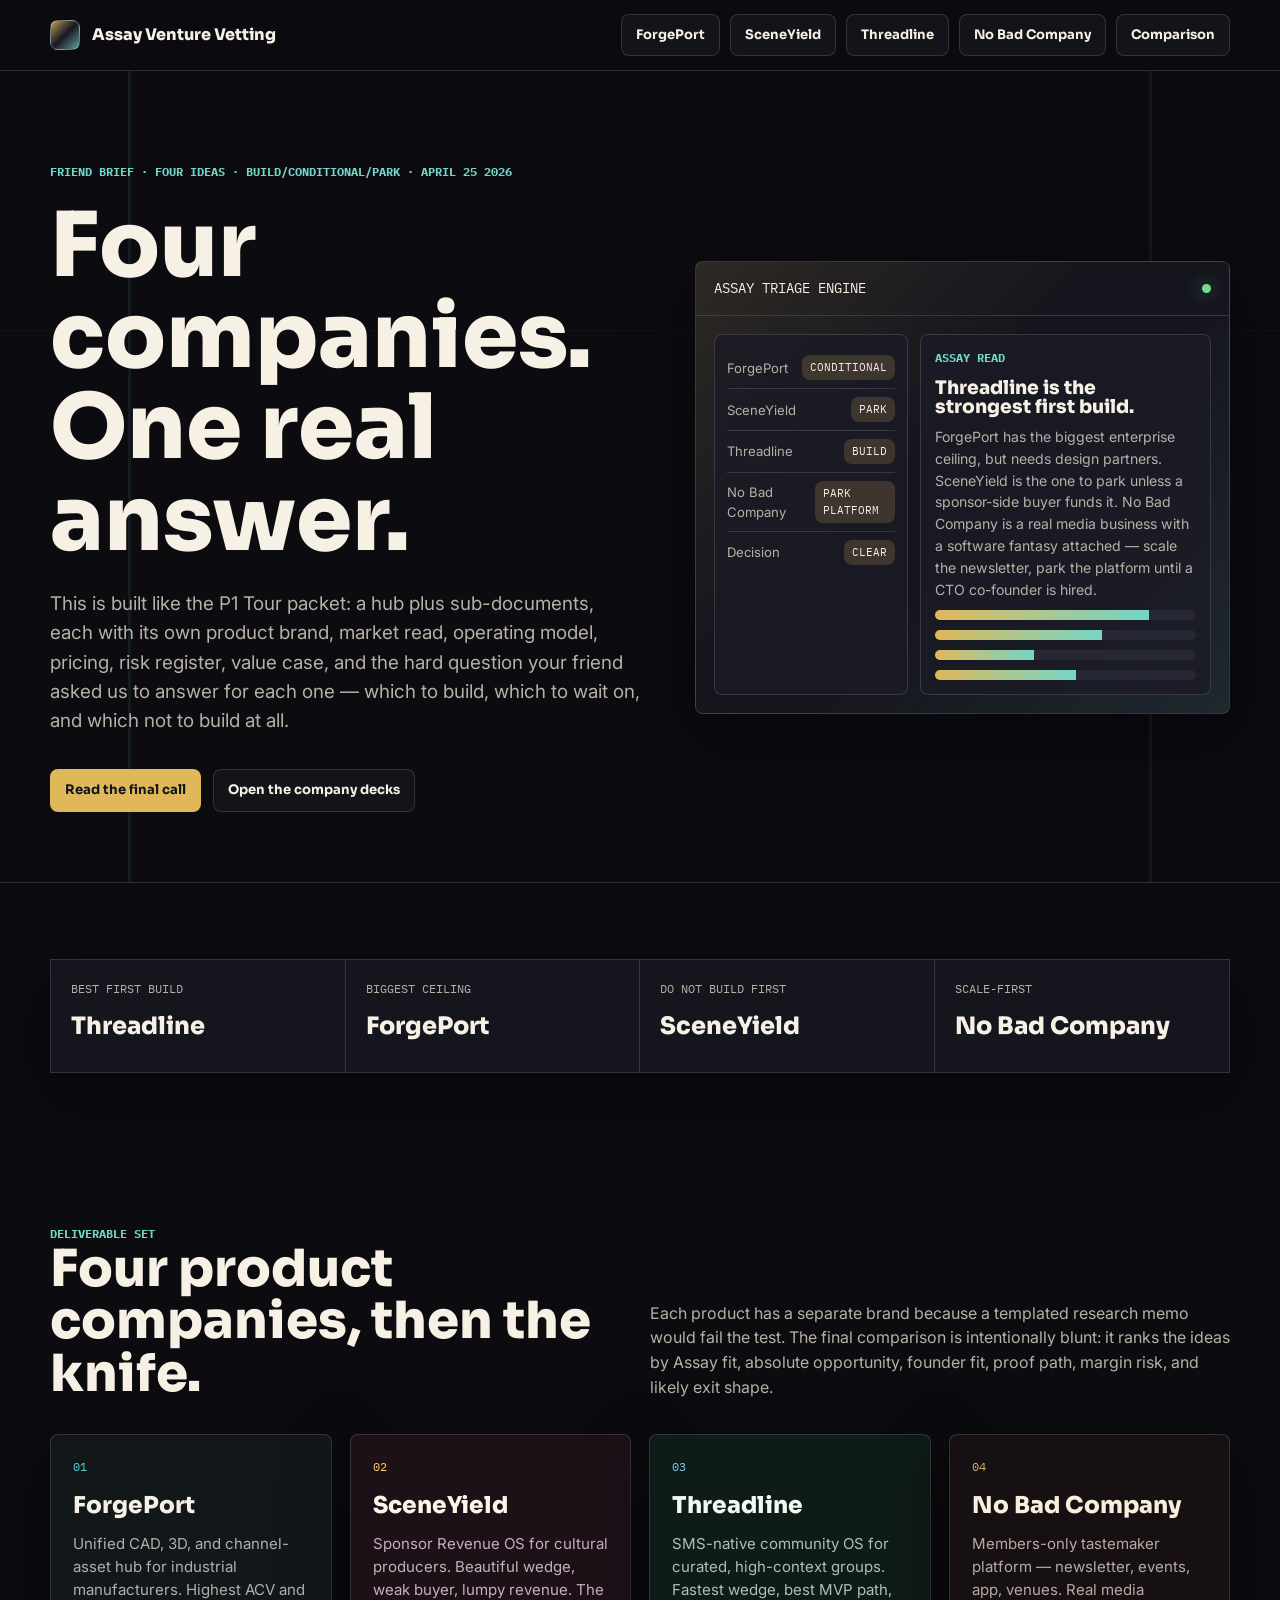
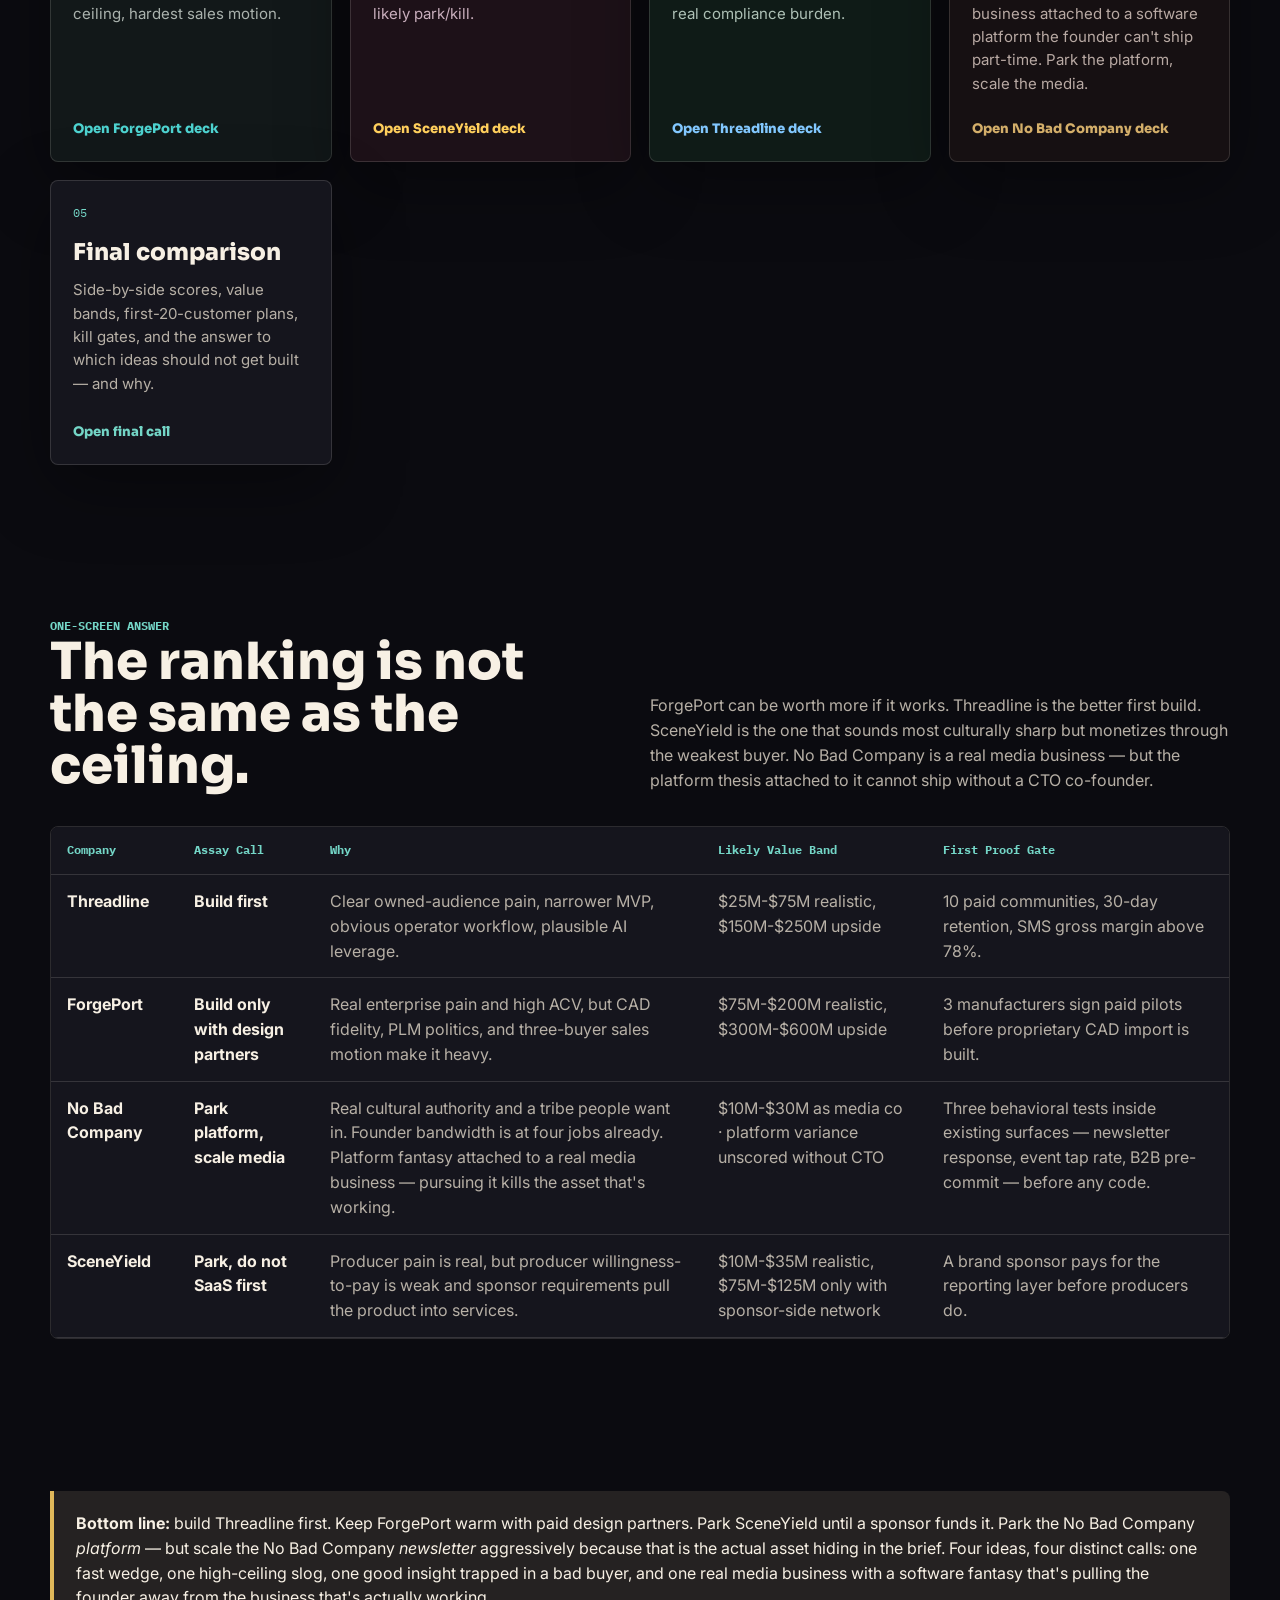
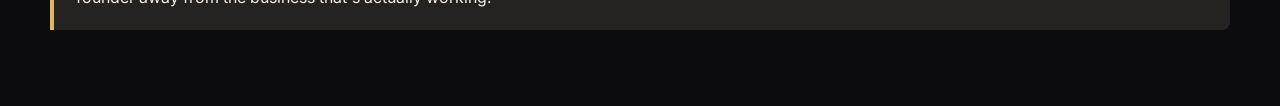
<file: index.html>
<!doctype html>
<html lang="en">
<head>
<meta charset="utf-8" />
<meta name="viewport" content="width=device-width,initial-scale=1" />
<title>Assay Ventures — Four AI-Vetted Company Concepts</title>
<meta name="description" content="A P1-style comparative venture packet for four product ideas: ForgePort, SceneYield, Threadline, and No Bad Company." />
<link rel="preconnect" href="https://fonts.googleapis.com">
<link rel="preconnect" href="https://fonts.gstatic.com" crossorigin>
<link href="https://fonts.googleapis.com/css2?family=IBM+Plex+Mono:wght@400;600;700&family=Inter:wght@400;500;600;700;800&family=Sora:wght@600;700;800&display=swap" rel="stylesheet">
<link rel="icon" href="favicon.svg" type="image/svg+xml" />
<link rel="stylesheet" href="_shared/styles.css" />
</head>
<body class="brand-final">
<nav class="topbar">
  <div class="container topbar-inner">
    <a class="brand-lockup" href="#">
      <span class="brand-mark"></span>
      <span>Assay Venture Vetting</span>
    </a>
    <div class="navlinks">
      <a href="decks/01-forgeport/index.html">ForgePort</a>
      <a href="decks/02-sceneyield/index.html">SceneYield</a>
      <a href="decks/03-threadline/index.html">Threadline</a>
      <a href="decks/05-no-bad-company/index.html">No Bad Company</a>
      <a href="decks/04-final-comparison/index.html">Comparison</a>
    </div>
  </div>
</nav>

<header class="hero">
  <div class="container hero-grid">
    <div>
      <div class="eyebrow">Friend brief · four ideas · build/conditional/park · April 25 2026</div>
      <h1>Four companies. One real answer.</h1>
      <p class="lede">
        This is built like the P1 Tour packet: a hub plus sub-documents, each with its own product brand, market read,
        operating model, pricing, risk register, value case, and the hard question your friend asked us to answer for each one — which to build, which to wait on, and which not to build at all.
      </p>
      <div class="hero-actions">
        <a class="button primary" href="decks/04-final-comparison/index.html">Read the final call</a>
        <a class="button" href="#deliverables">Open the company decks</a>
      </div>
    </div>
    <div class="visual-panel">
      <div class="panel-top">
        <span class="mono small">ASSAY TRIAGE ENGINE</span>
        <span class="status-dot"></span>
      </div>
      <div class="panel-body">
        <div class="ui-grid">
          <div class="ui-list">
            <div class="ui-row"><span>ForgePort</span><span class="ui-pill">CONDITIONAL</span></div>
            <div class="ui-row"><span>SceneYield</span><span class="ui-pill">PARK</span></div>
            <div class="ui-row"><span>Threadline</span><span class="ui-pill">BUILD</span></div>
            <div class="ui-row"><span>No Bad Company</span><span class="ui-pill">PARK PLATFORM</span></div>
            <div class="ui-row"><span>Decision</span><span class="ui-pill">CLEAR</span></div>
          </div>
          <div class="ui-main">
            <div class="eyebrow">Assay read</div>
            <h3 style="margin-top:10px;">Threadline is the strongest first build.</h3>
            <p class="small muted" style="margin-top:10px;">ForgePort has the biggest enterprise ceiling, but needs design partners. SceneYield is the one to park unless a sponsor-side buyer funds it. No Bad Company is a real media business with a software fantasy attached — scale the newsletter, park the platform until a CTO co-founder is hired.</p>
            <div class="bar"><span style="--w:82%"></span></div>
            <div class="bar"><span style="--w:64%"></span></div>
            <div class="bar"><span style="--w:38%"></span></div>
            <div class="bar"><span style="--w:54%"></span></div>
          </div>
        </div>
      </div>
    </div>
  </div>
</header>

<section class="section">
  <div class="container">
    <div class="metric-strip">
      <div class="metric">
        <div class="k">BEST FIRST BUILD</div>
        <div class="v">Threadline</div>
      </div>
      <div class="metric">
        <div class="k">BIGGEST CEILING</div>
        <div class="v">ForgePort</div>
      </div>
      <div class="metric">
        <div class="k">DO NOT BUILD FIRST</div>
        <div class="v">SceneYield</div>
      </div>
      <div class="metric">
        <div class="k">SCALE-FIRST</div>
        <div class="v">No Bad Company</div>
      </div>
    </div>
  </div>
</section>

<section class="section" id="deliverables">
  <div class="container">
    <div class="section-head">
      <div>
        <div class="eyebrow">Deliverable set</div>
        <h2>Four product companies, then the knife.</h2>
      </div>
      <p class="section-copy">
        Each product has a separate brand because a templated research memo would fail the test.
        The final comparison is intentionally blunt: it ranks the ideas by Assay fit, absolute opportunity,
        founder fit, proof path, margin risk, and likely exit shape.
      </p>
    </div>
    <div class="deck-grid">
      <a class="deck-card brand-forge" href="decks/01-forgeport/index.html">
        <span class="num">01</span>
        <h3>ForgePort</h3>
        <p>Unified CAD, 3D, and channel-asset hub for industrial manufacturers. Highest ACV and ceiling, hardest sales motion.</p>
        <span class="open">Open ForgePort deck</span>
      </a>
      <a class="deck-card brand-scene" href="decks/02-sceneyield/index.html">
        <span class="num">02</span>
        <h3>SceneYield</h3>
        <p>Sponsor Revenue OS for cultural producers. Beautiful wedge, weak buyer, lumpy revenue. The likely park/kill.</p>
        <span class="open">Open SceneYield deck</span>
      </a>
      <a class="deck-card brand-thread" href="decks/03-threadline/index.html">
        <span class="num">03</span>
        <h3>Threadline</h3>
        <p>SMS-native community OS for curated, high-context groups. Fastest wedge, best MVP path, real compliance burden.</p>
        <span class="open">Open Threadline deck</span>
      </a>
      <a class="deck-card brand-nbc" href="decks/05-no-bad-company/index.html">
        <span class="num">04</span>
        <h3>No Bad Company</h3>
        <p>Members-only tastemaker platform — newsletter, events, app, venues. Real media business attached to a software platform the founder can't ship part-time. Park the platform, scale the media.</p>
        <span class="open">Open No Bad Company deck</span>
      </a>
      <a class="deck-card brand-final" href="decks/04-final-comparison/index.html">
        <span class="num">05</span>
        <h3>Final comparison</h3>
        <p>Side-by-side scores, value bands, first-20-customer plans, kill gates, and the answer to which ideas should not get built — and why.</p>
        <span class="open">Open final call</span>
      </a>
    </div>
  </div>
</section>

<section class="section">
  <div class="container">
    <div class="section-head">
      <div>
        <div class="eyebrow">One-screen answer</div>
        <h2>The ranking is not the same as the ceiling.</h2>
      </div>
      <p class="section-copy">
        ForgePort can be worth more if it works. Threadline is the better first build. SceneYield is the one that sounds most culturally sharp but monetizes through the weakest buyer. No Bad Company is a real media business — but the platform thesis attached to it cannot ship without a CTO co-founder.
      </p>
    </div>
    <div class="table-wrap">
      <table>
        <thead>
          <tr>
            <th>Company</th>
            <th>Assay Call</th>
            <th>Why</th>
            <th>Likely Value Band</th>
            <th>First Proof Gate</th>
          </tr>
        </thead>
        <tbody>
          <tr>
            <td><strong>Threadline</strong></td>
            <td><strong>Build first</strong></td>
            <td>Clear owned-audience pain, narrower MVP, obvious operator workflow, plausible AI leverage.</td>
            <td>$25M-$75M realistic, $150M-$250M upside</td>
            <td>10 paid communities, 30-day retention, SMS gross margin above 78%.</td>
          </tr>
          <tr>
            <td><strong>ForgePort</strong></td>
            <td><strong>Build only with design partners</strong></td>
            <td>Real enterprise pain and high ACV, but CAD fidelity, PLM politics, and three-buyer sales motion make it heavy.</td>
            <td>$75M-$200M realistic, $300M-$600M upside</td>
            <td>3 manufacturers sign paid pilots before proprietary CAD import is built.</td>
          </tr>
          <tr>
            <td><strong>No Bad Company</strong></td>
            <td><strong>Park platform, scale media</strong></td>
            <td>Real cultural authority and a tribe people want in. Founder bandwidth is at four jobs already. Platform fantasy attached to a real media business — pursuing it kills the asset that's working.</td>
            <td>$10M-$30M as media co · platform variance unscored without CTO</td>
            <td>Three behavioral tests inside existing surfaces — newsletter response, event tap rate, B2B pre-commit — before any code.</td>
          </tr>
          <tr>
            <td><strong>SceneYield</strong></td>
            <td><strong>Park, do not SaaS first</strong></td>
            <td>Producer pain is real, but producer willingness-to-pay is weak and sponsor requirements pull the product into services.</td>
            <td>$10M-$35M realistic, $75M-$125M only with sponsor-side network</td>
            <td>A brand sponsor pays for the reporting layer before producers do.</td>
          </tr>
        </tbody>
      </table>
    </div>
  </div>
</section>

<section class="section">
  <div class="container">
    <div class="callout">
      <strong>Bottom line:</strong> build Threadline first. Keep ForgePort warm with paid design partners. Park SceneYield until a sponsor funds it. Park the No Bad Company <em>platform</em> — but scale the No Bad Company <em>newsletter</em> aggressively because that is the actual asset hiding in the brief. Four ideas, four distinct calls: one fast wedge, one high-ceiling slog, one good insight trapped in a bad buyer, and one real media business with a software fantasy that's pulling the founder away from the business that's actually working.
    </div>
  </div>
</section>

</body>
</html>
</file>
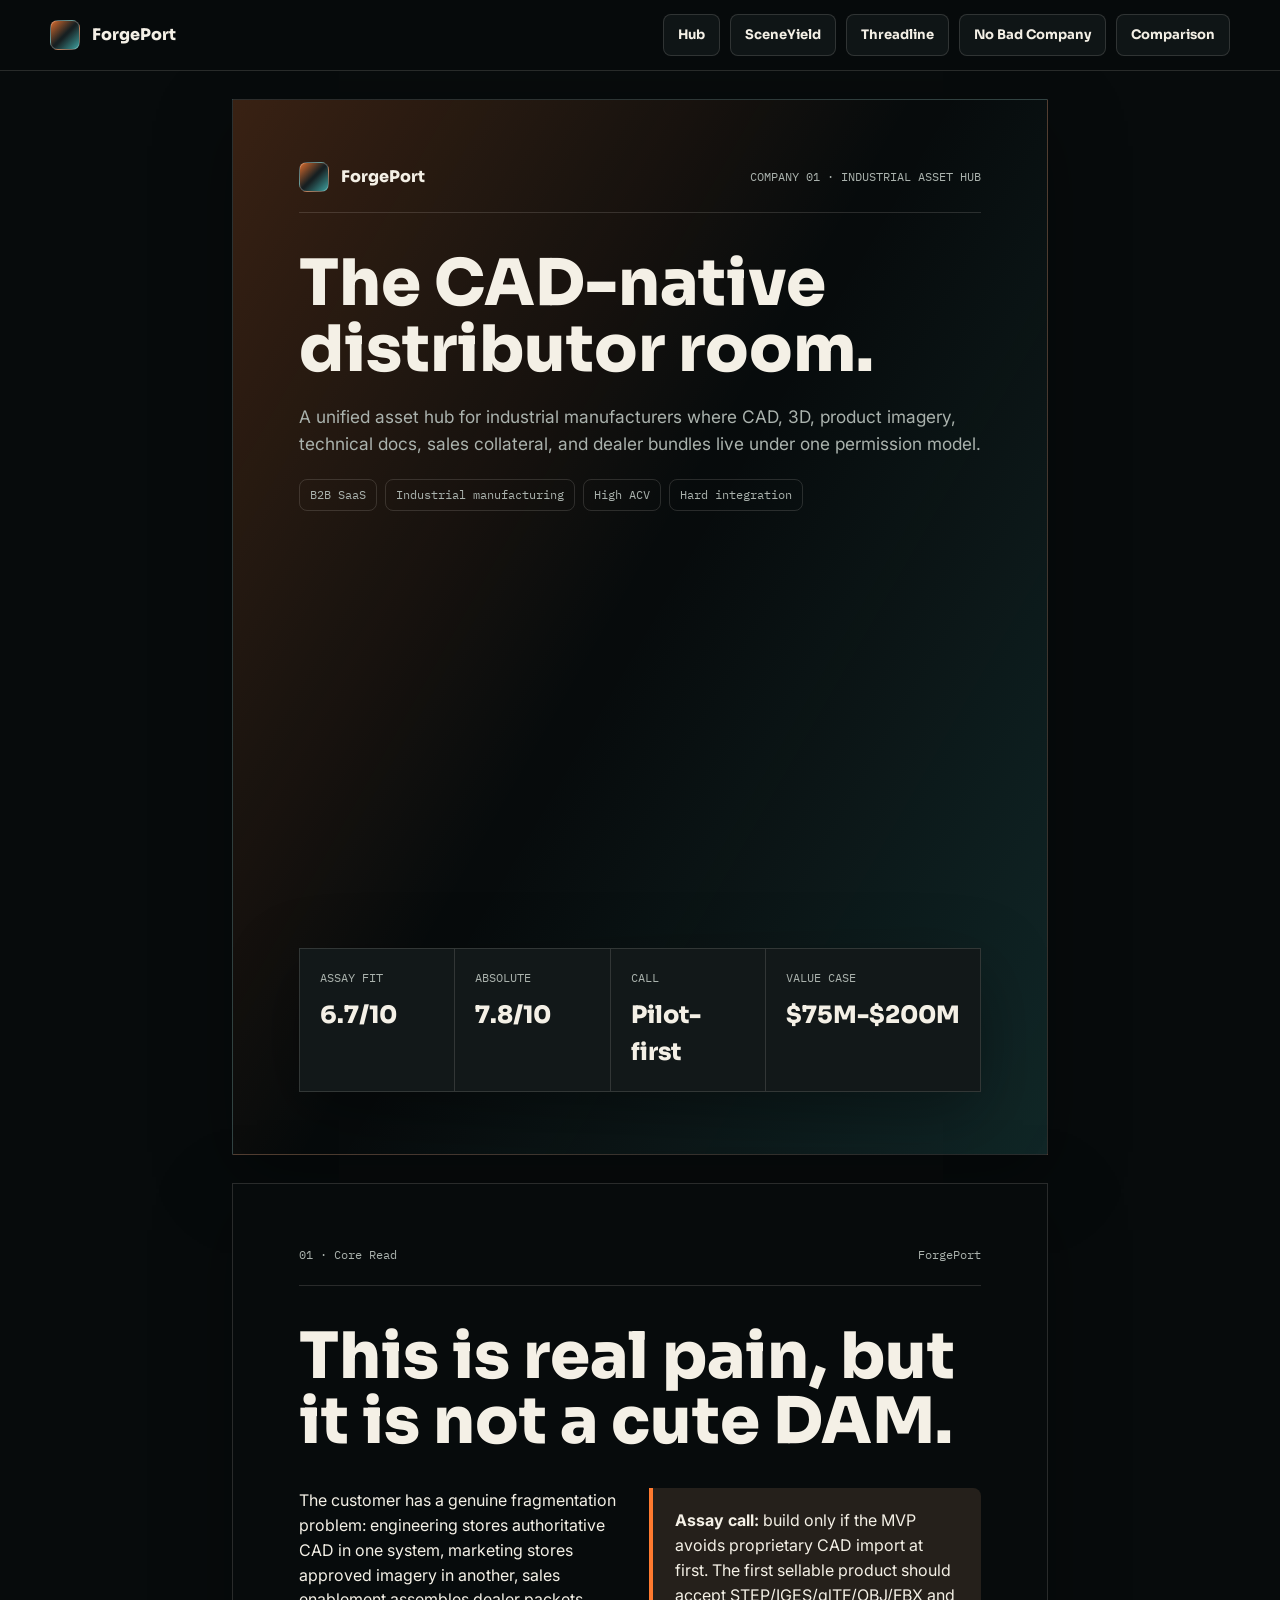
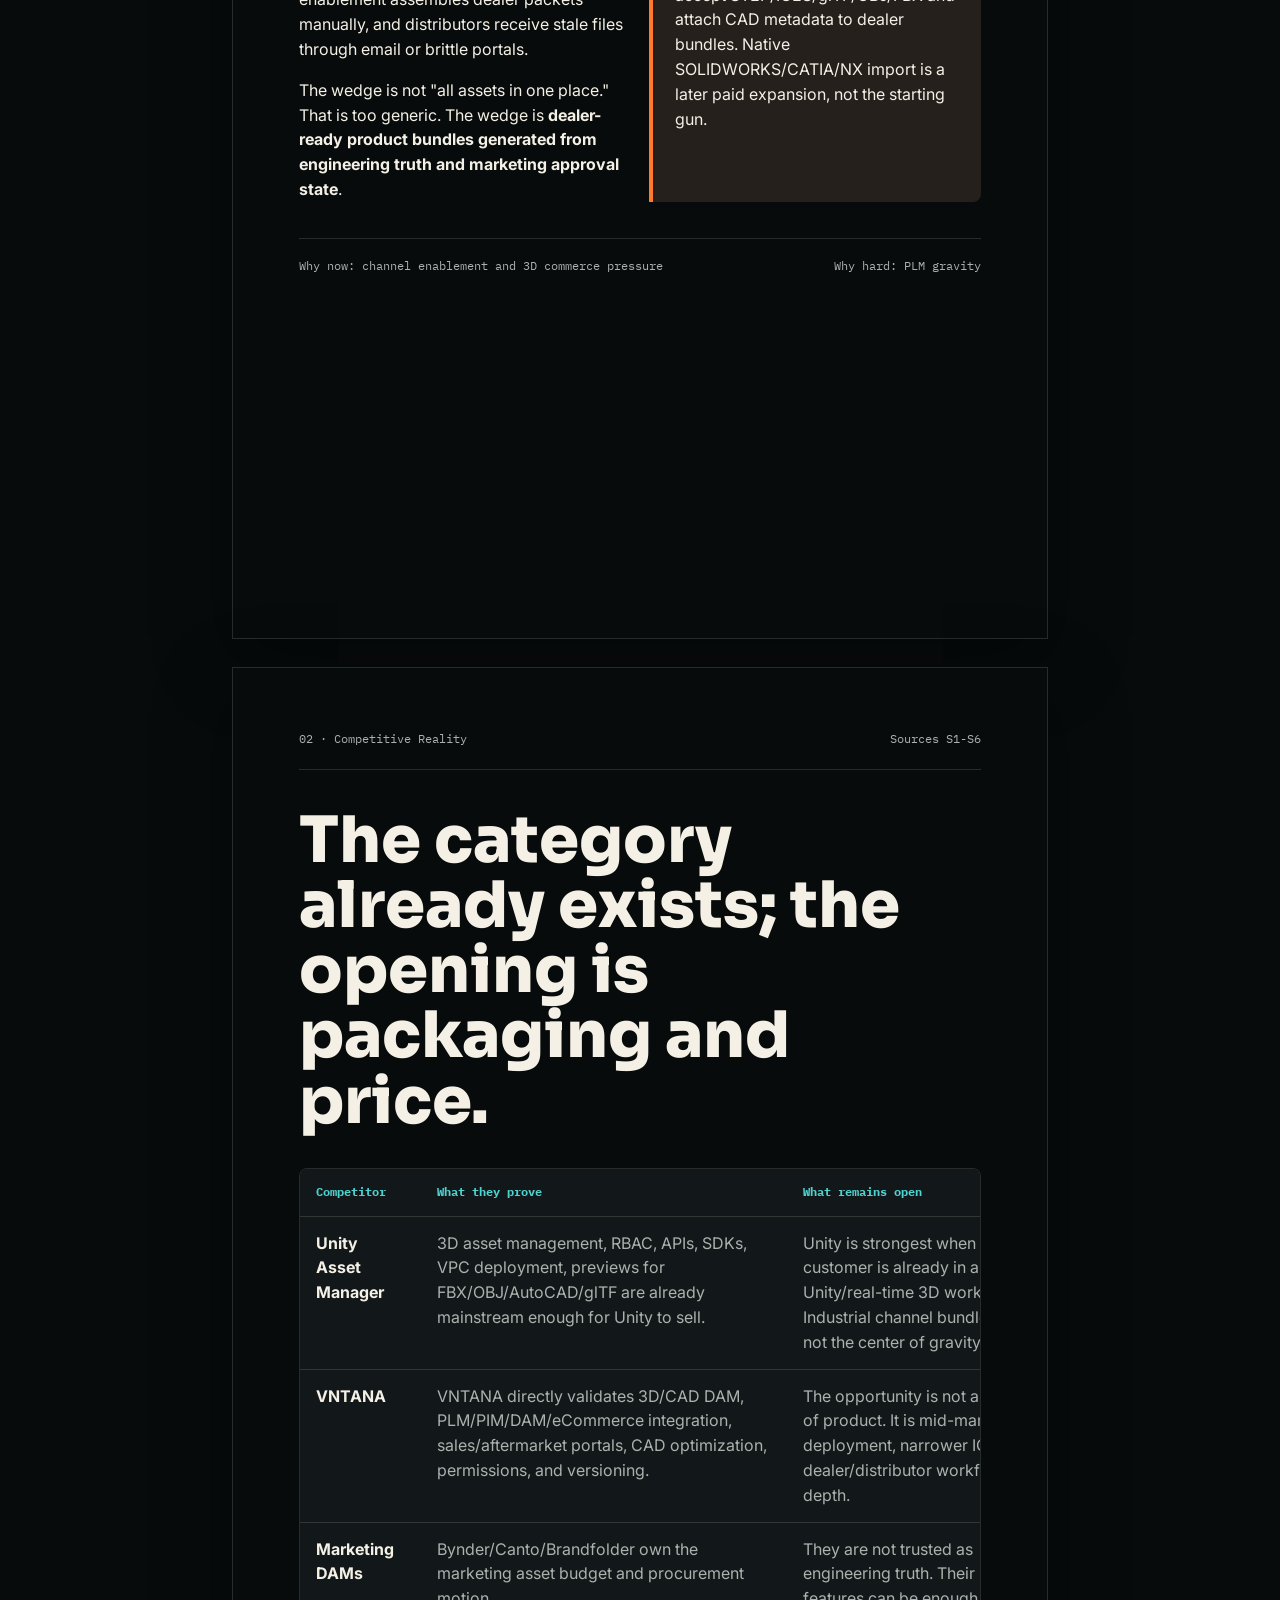
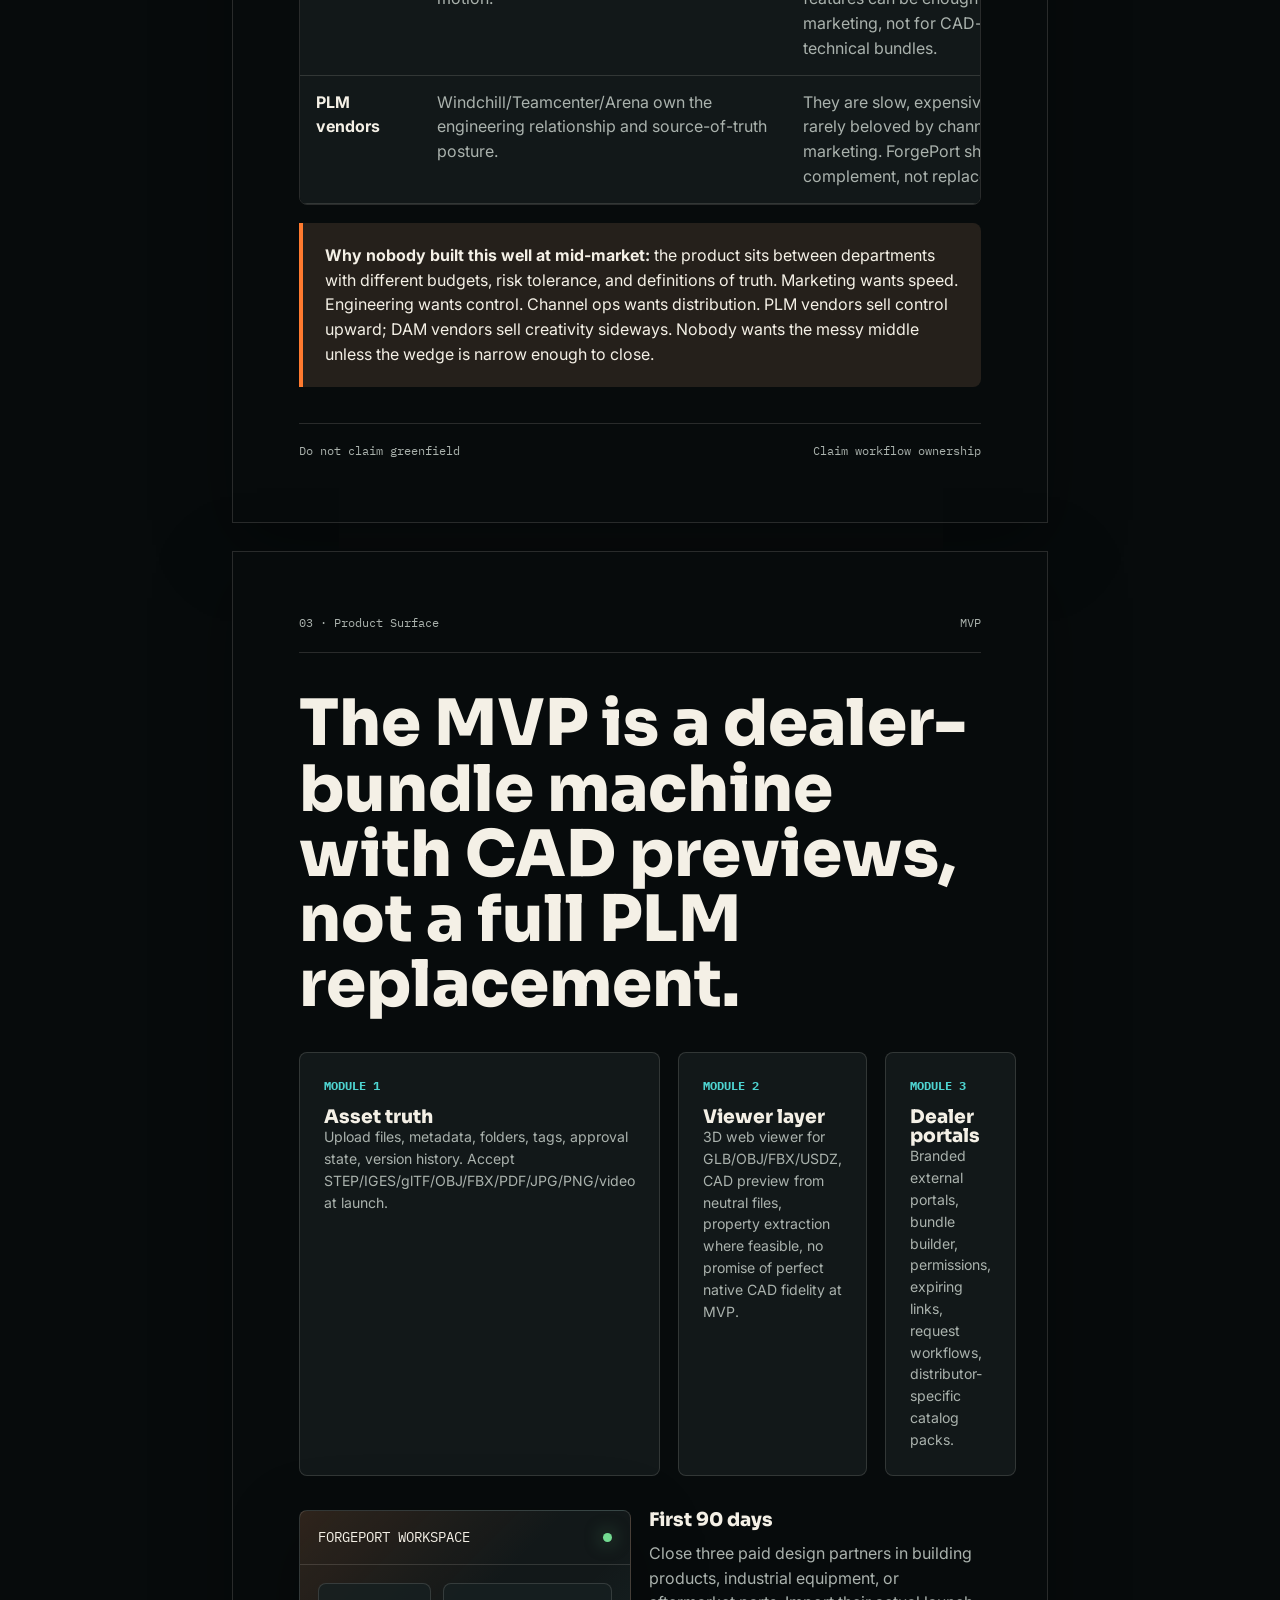
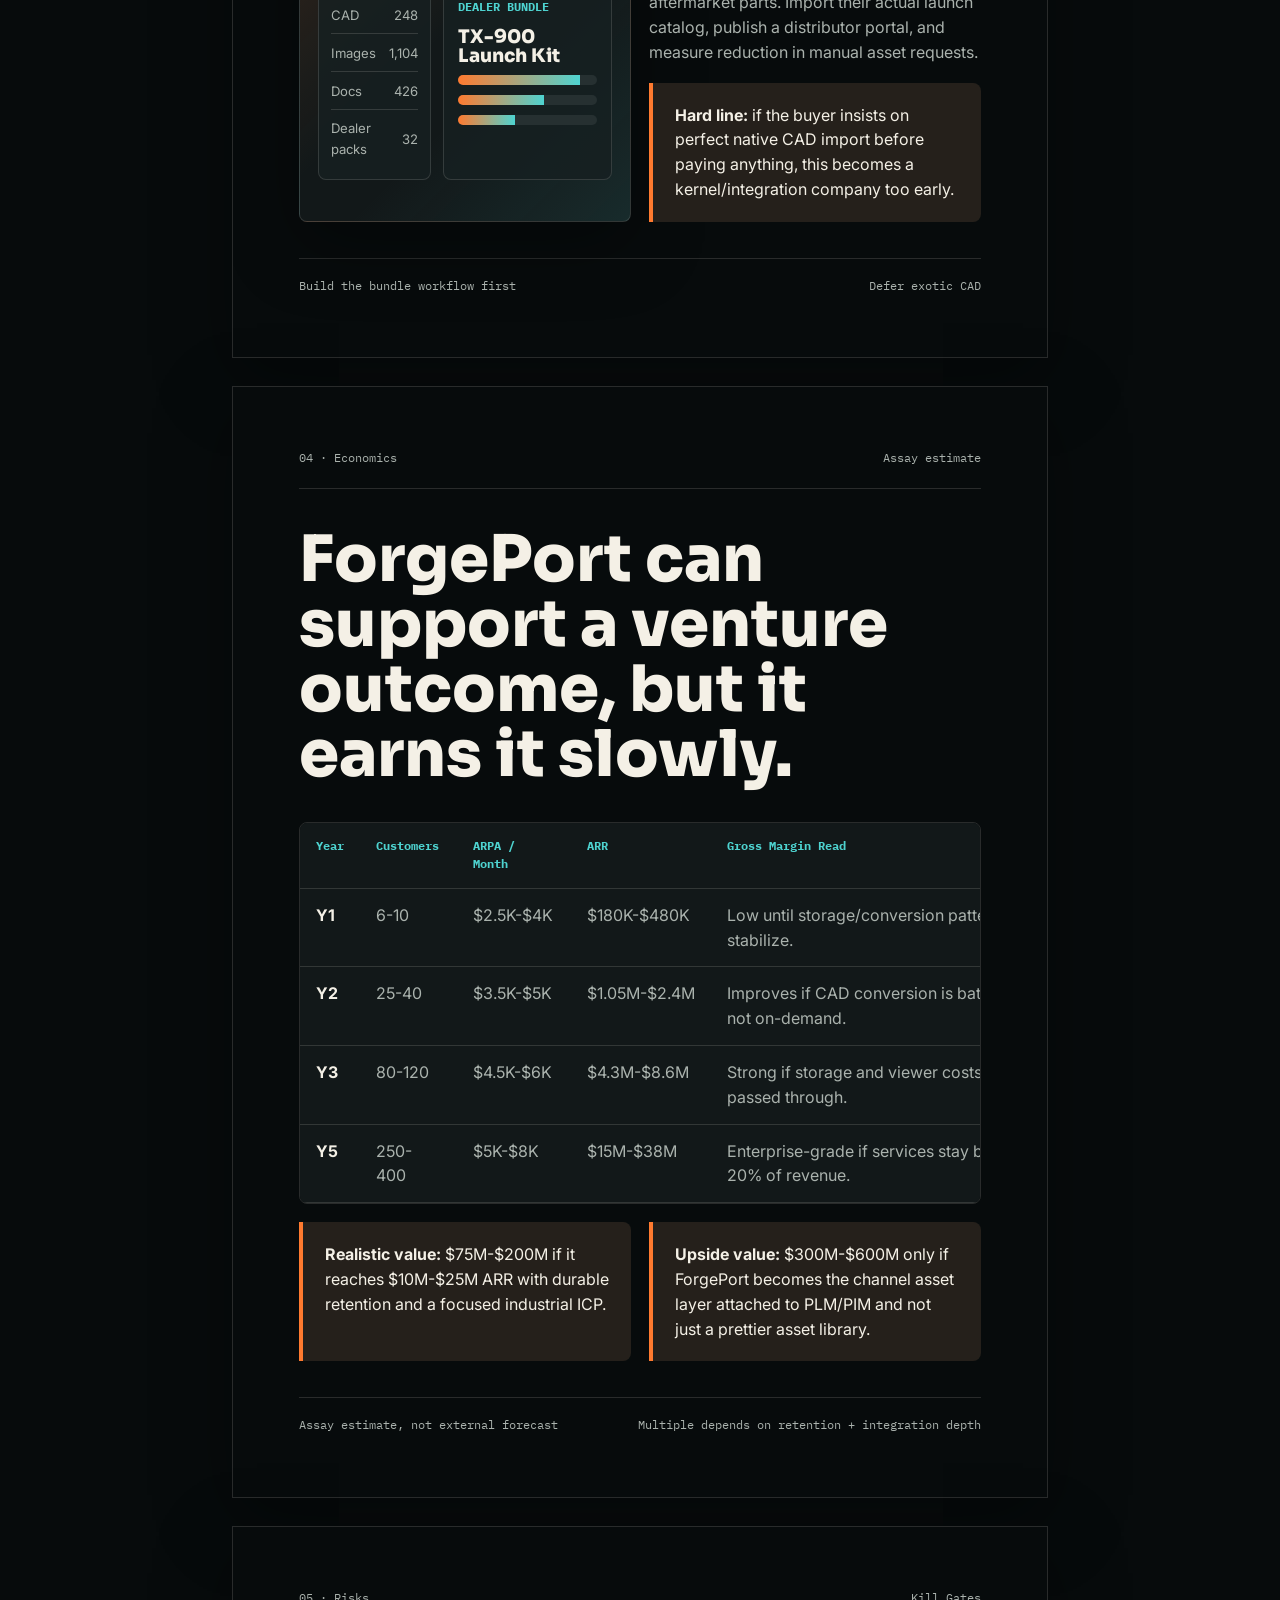
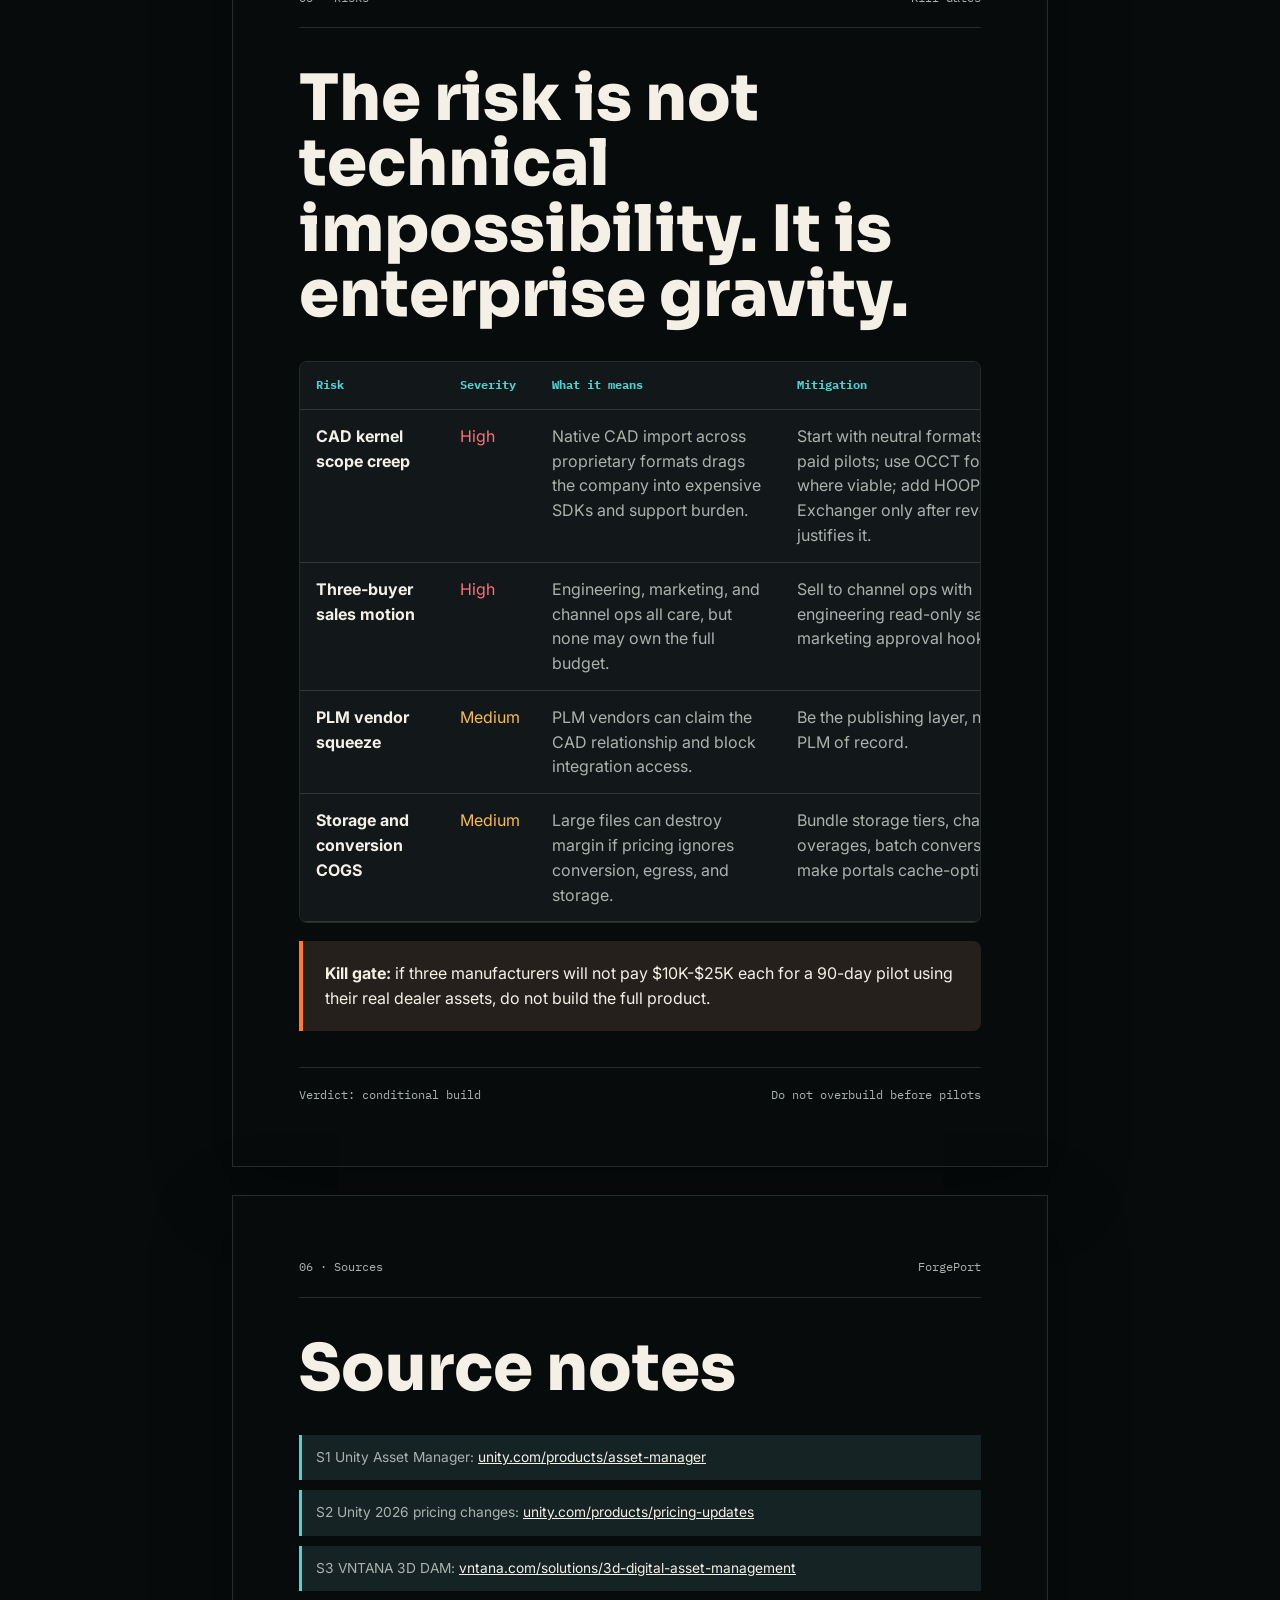
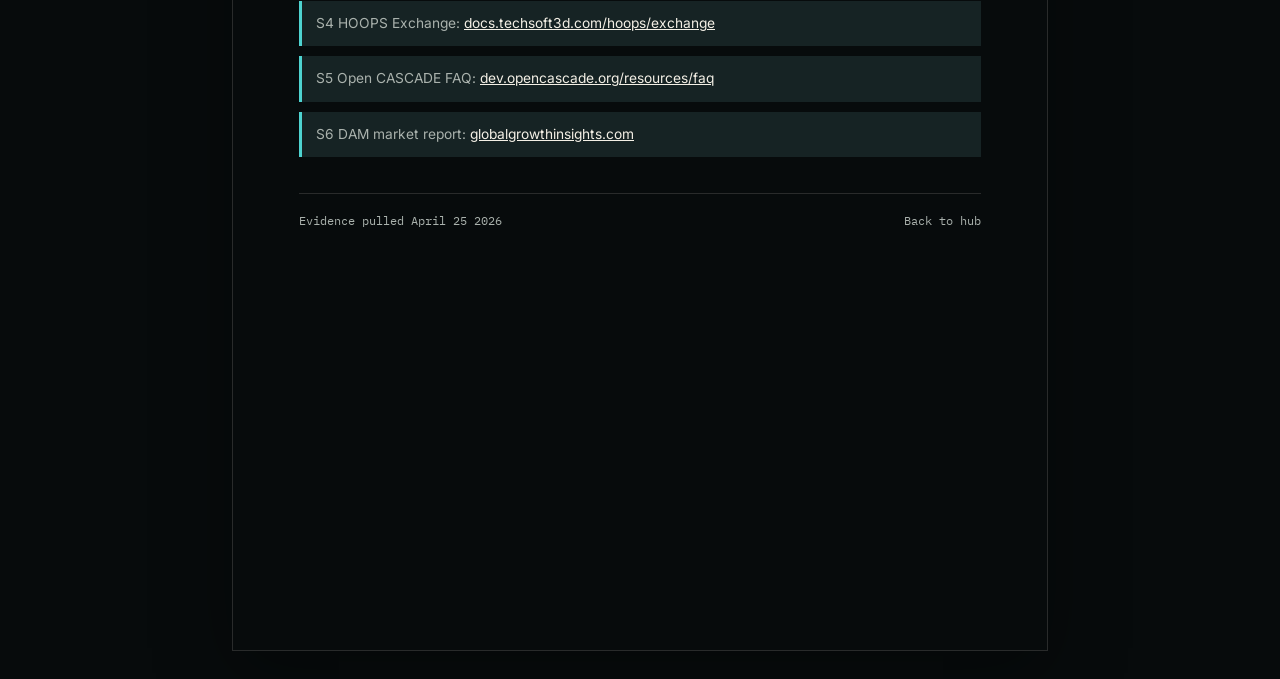
<file: decks/01-forgeport/index.html>
<!doctype html>
<html lang="en">
<head>
<meta charset="utf-8" />
<meta name="viewport" content="width=device-width,initial-scale=1" />
<title>ForgePort — Industrial Asset Hub Audit</title>
<link rel="preconnect" href="https://fonts.googleapis.com">
<link rel="preconnect" href="https://fonts.gstatic.com" crossorigin>
<link href="https://fonts.googleapis.com/css2?family=IBM+Plex+Mono:wght@400;600;700&family=Inter:wght@400;500;600;700;800&family=Sora:wght@600;700;800&display=swap" rel="stylesheet">
<link rel="icon" href="../../favicon.svg" type="image/svg+xml" />
<link rel="stylesheet" href="../../_shared/styles.css" />
</head>
<body class="brand-forge">
<nav class="topbar">
  <div class="container topbar-inner">
    <a class="brand-lockup" href="../../index.html"><span class="brand-mark"></span><span>ForgePort</span></a>
    <div class="navlinks">
      <a href="../../index.html">Hub</a>
      <a href="../02-sceneyield/index.html">SceneYield</a>
      <a href="../03-threadline/index.html">Threadline</a>
      <a href="../05-no-bad-company/index.html">No Bad Company</a>
      <a href="../04-final-comparison/index.html">Comparison</a>
    </div>
  </div>
</nav>

<main>
  <section class="doc-page cover">
    <div>
      <div class="doc-header">
        <a class="brand-lockup" href="../../index.html"><span class="brand-mark"></span><span>ForgePort</span></a>
        <div class="label">COMPANY 01 · INDUSTRIAL ASSET HUB</div>
      </div>
      <h1 class="doc-title">The CAD-native distributor room.</h1>
      <p class="doc-subtitle">
        A unified asset hub for industrial manufacturers where CAD, 3D, product imagery, technical docs, sales collateral, and dealer bundles live under one permission model.
      </p>
      <div class="tag-row">
        <span class="tag">B2B SaaS</span>
        <span class="tag">Industrial manufacturing</span>
        <span class="tag">High ACV</span>
        <span class="tag">Hard integration</span>
      </div>
    </div>
    <div class="metric-strip">
      <div class="metric"><div class="k">ASSAY FIT</div><div class="v">6.7/10</div></div>
      <div class="metric"><div class="k">ABSOLUTE</div><div class="v">7.8/10</div></div>
      <div class="metric"><div class="k">CALL</div><div class="v">Pilot-first</div></div>
      <div class="metric"><div class="k">VALUE CASE</div><div class="v">$75M-$200M</div></div>
    </div>
  </section>

  <section class="doc-page">
    <div class="doc-header"><div class="label">01 · Core Read</div><div class="label">ForgePort</div></div>
    <h2 class="doc-title">This is real pain, but it is not a cute DAM.</h2>
    <div class="doc-body two-col">
      <div>
        <p>
          The customer has a genuine fragmentation problem: engineering stores authoritative CAD in one system, marketing stores approved imagery in another, sales enablement assembles dealer packets manually, and distributors receive stale files through email or brittle portals.
        </p>
        <p style="margin-top:16px;">
          The wedge is not "all assets in one place." That is too generic. The wedge is <strong>dealer-ready product bundles generated from engineering truth and marketing approval state</strong>.
        </p>
      </div>
      <div class="callout">
        <strong>Assay call:</strong> build only if the MVP avoids proprietary CAD import at first. The first sellable product should accept STEP/IGES/glTF/OBJ/FBX and attach CAD metadata to dealer bundles. Native SOLIDWORKS/CATIA/NX import is a later paid expansion, not the starting gun.
      </div>
    </div>
    <div class="doc-footer"><span>Why now: channel enablement and 3D commerce pressure</span><span>Why hard: PLM gravity</span></div>
  </section>

  <section class="doc-page">
    <div class="doc-header"><div class="label">02 · Competitive Reality</div><div class="label">Sources S1-S6</div></div>
    <h2 class="doc-title">The category already exists; the opening is packaging and price.</h2>
    <div class="doc-body">
      <div class="table-wrap">
        <table>
          <thead><tr><th>Competitor</th><th>What they prove</th><th>What remains open</th></tr></thead>
          <tbody>
            <tr>
              <td><strong>Unity Asset Manager</strong></td>
              <td>3D asset management, RBAC, APIs, SDKs, VPC deployment, previews for FBX/OBJ/AutoCAD/glTF are already mainstream enough for Unity to sell.</td>
              <td>Unity is strongest when a customer is already in a Unity/real-time 3D workflow. Industrial channel bundles are not the center of gravity.</td>
            </tr>
            <tr>
              <td><strong>VNTANA</strong></td>
              <td>VNTANA directly validates 3D/CAD DAM, PLM/PIM/DAM/eCommerce integration, sales/aftermarket portals, CAD optimization, permissions, and versioning.</td>
              <td>The opportunity is not absence of product. It is mid-market deployment, narrower ICP, and dealer/distributor workflow depth.</td>
            </tr>
            <tr>
              <td><strong>Marketing DAMs</strong></td>
              <td>Bynder/Canto/Brandfolder own the marketing asset budget and procurement motion.</td>
              <td>They are not trusted as engineering truth. Their 3D features can be enough for marketing, not for CAD-linked technical bundles.</td>
            </tr>
            <tr>
              <td><strong>PLM vendors</strong></td>
              <td>Windchill/Teamcenter/Arena own the engineering relationship and source-of-truth posture.</td>
              <td>They are slow, expensive, and rarely beloved by channel marketing. ForgePort should complement, not replace, PLM.</td>
            </tr>
          </tbody>
        </table>
      </div>
      <div class="callout" style="margin-top:18px;">
        <strong>Why nobody built this well at mid-market:</strong> the product sits between departments with different budgets, risk tolerance, and definitions of truth. Marketing wants speed. Engineering wants control. Channel ops wants distribution. PLM vendors sell control upward; DAM vendors sell creativity sideways. Nobody wants the messy middle unless the wedge is narrow enough to close.
      </div>
    </div>
    <div class="doc-footer"><span>Do not claim greenfield</span><span>Claim workflow ownership</span></div>
  </section>

  <section class="doc-page">
    <div class="doc-header"><div class="label">03 · Product Surface</div><div class="label">MVP</div></div>
    <h2 class="doc-title">The MVP is a dealer-bundle machine with CAD previews, not a full PLM replacement.</h2>
    <div class="doc-body three-col">
      <div class="score-card">
        <div class="eyebrow">Module 1</div>
        <h3 style="margin-top:12px;">Asset truth</h3>
        <p class="muted small">Upload files, metadata, folders, tags, approval state, version history. Accept STEP/IGES/glTF/OBJ/FBX/PDF/JPG/PNG/video at launch.</p>
      </div>
      <div class="score-card">
        <div class="eyebrow">Module 2</div>
        <h3 style="margin-top:12px;">Viewer layer</h3>
        <p class="muted small">3D web viewer for GLB/OBJ/FBX/USDZ, CAD preview from neutral files, property extraction where feasible, no promise of perfect native CAD fidelity at MVP.</p>
      </div>
      <div class="score-card">
        <div class="eyebrow">Module 3</div>
        <h3 style="margin-top:12px;">Dealer portals</h3>
        <p class="muted small">Branded external portals, bundle builder, permissions, expiring links, request workflows, distributor-specific catalog packs.</p>
      </div>
    </div>
    <div class="doc-body two-col">
      <div class="visual-panel">
        <div class="panel-top"><span class="mono small">FORGEPORT WORKSPACE</span><span class="status-dot"></span></div>
        <div class="panel-body">
          <div class="ui-grid">
            <div class="ui-list">
              <div class="ui-row"><span>CAD</span><span>248</span></div>
              <div class="ui-row"><span>Images</span><span>1,104</span></div>
              <div class="ui-row"><span>Docs</span><span>426</span></div>
              <div class="ui-row"><span>Dealer packs</span><span>32</span></div>
            </div>
            <div class="ui-main">
              <div class="eyebrow">Dealer Bundle</div>
              <h3 style="margin-top:10px;">TX-900 Launch Kit</h3>
              <div class="bar"><span style="--w:88%"></span></div>
              <div class="bar"><span style="--w:62%"></span></div>
              <div class="bar"><span style="--w:41%"></span></div>
            </div>
          </div>
        </div>
      </div>
      <div>
        <h3>First 90 days</h3>
        <p class="muted" style="margin-top:12px;">Close three paid design partners in building products, industrial equipment, or aftermarket parts. Import their actual launch catalog, publish a distributor portal, and measure reduction in manual asset requests.</p>
        <div class="callout" style="margin-top:18px;"><strong>Hard line:</strong> if the buyer insists on perfect native CAD import before paying anything, this becomes a kernel/integration company too early.</div>
      </div>
    </div>
    <div class="doc-footer"><span>Build the bundle workflow first</span><span>Defer exotic CAD</span></div>
  </section>

  <section class="doc-page">
    <div class="doc-header"><div class="label">04 · Economics</div><div class="label">Assay estimate</div></div>
    <h2 class="doc-title">ForgePort can support a venture outcome, but it earns it slowly.</h2>
    <div class="doc-body">
      <div class="table-wrap">
        <table>
          <thead><tr><th>Year</th><th>Customers</th><th>ARPA / Month</th><th>ARR</th><th>Gross Margin Read</th></tr></thead>
          <tbody>
            <tr><td><strong>Y1</strong></td><td>6-10</td><td>$2.5K-$4K</td><td>$180K-$480K</td><td>Low until storage/conversion patterns stabilize.</td></tr>
            <tr><td><strong>Y2</strong></td><td>25-40</td><td>$3.5K-$5K</td><td>$1.05M-$2.4M</td><td>Improves if CAD conversion is batched, not on-demand.</td></tr>
            <tr><td><strong>Y3</strong></td><td>80-120</td><td>$4.5K-$6K</td><td>$4.3M-$8.6M</td><td>Strong if storage and viewer costs are passed through.</td></tr>
            <tr><td><strong>Y5</strong></td><td>250-400</td><td>$5K-$8K</td><td>$15M-$38M</td><td>Enterprise-grade if services stay below 20% of revenue.</td></tr>
          </tbody>
        </table>
      </div>
      <div class="two-col" style="margin-top:18px;">
        <div class="callout"><strong>Realistic value:</strong> $75M-$200M if it reaches $10M-$25M ARR with durable retention and a focused industrial ICP.</div>
        <div class="callout"><strong>Upside value:</strong> $300M-$600M only if ForgePort becomes the channel asset layer attached to PLM/PIM and not just a prettier asset library.</div>
      </div>
    </div>
    <div class="doc-footer"><span>Assay estimate, not external forecast</span><span>Multiple depends on retention + integration depth</span></div>
  </section>

  <section class="doc-page">
    <div class="doc-header"><div class="label">05 · Risks</div><div class="label">Kill Gates</div></div>
    <h2 class="doc-title">The risk is not technical impossibility. It is enterprise gravity.</h2>
    <div class="doc-body">
      <div class="table-wrap">
        <table>
          <thead><tr><th>Risk</th><th>Severity</th><th>What it means</th><th>Mitigation</th></tr></thead>
          <tbody>
            <tr><td><strong>CAD kernel scope creep</strong></td><td class="risk-high">High</td><td>Native CAD import across proprietary formats drags the company into expensive SDKs and support burden.</td><td>Start with neutral formats and paid pilots; use OCCT for MVP where viable; add HOOPS/CAD Exchanger only after revenue justifies it.</td></tr>
            <tr><td><strong>Three-buyer sales motion</strong></td><td class="risk-high">High</td><td>Engineering, marketing, and channel ops all care, but none may own the full budget.</td><td>Sell to channel ops with engineering read-only safety and marketing approval hooks.</td></tr>
            <tr><td><strong>PLM vendor squeeze</strong></td><td class="risk-med">Medium</td><td>PLM vendors can claim the CAD relationship and block integration access.</td><td>Be the publishing layer, not the PLM of record.</td></tr>
            <tr><td><strong>Storage and conversion COGS</strong></td><td class="risk-med">Medium</td><td>Large files can destroy margin if pricing ignores conversion, egress, and storage.</td><td>Bundle storage tiers, charge overages, batch conversions, make portals cache-optimized.</td></tr>
          </tbody>
        </table>
      </div>
      <div class="callout" style="margin-top:18px;"><strong>Kill gate:</strong> if three manufacturers will not pay $10K-$25K each for a 90-day pilot using their real dealer assets, do not build the full product.</div>
    </div>
    <div class="doc-footer"><span>Verdict: conditional build</span><span>Do not overbuild before pilots</span></div>
  </section>

  <section class="doc-page">
    <div class="doc-header"><div class="label">06 · Sources</div><div class="label">ForgePort</div></div>
    <h2 class="doc-title">Source notes</h2>
    <div class="doc-body source-list">
      <div class="source">S1 Unity Asset Manager: <a href="https://unity.com/products/asset-manager">unity.com/products/asset-manager</a></div>
      <div class="source">S2 Unity 2026 pricing changes: <a href="https://unity.com/products/pricing-updates">unity.com/products/pricing-updates</a></div>
      <div class="source">S3 VNTANA 3D DAM: <a href="https://www.vntana.com/solutions/3d-digital-asset-management/">vntana.com/solutions/3d-digital-asset-management</a></div>
      <div class="source">S4 HOOPS Exchange: <a href="https://docs.techsoft3d.com/hoops/exchange/">docs.techsoft3d.com/hoops/exchange</a></div>
      <div class="source">S5 Open CASCADE FAQ: <a href="https://dev.opencascade.org/resources/faq">dev.opencascade.org/resources/faq</a></div>
      <div class="source">S6 DAM market report: <a href="https://www.globalgrowthinsights.com/market-reports/digital-asset-management-dam-software-market-121725">globalgrowthinsights.com</a></div>
    </div>
    <div class="doc-footer"><span>Evidence pulled April 25 2026</span><span>Back to hub</span></div>
  </section>
</main>
</body>
</html>
</file>
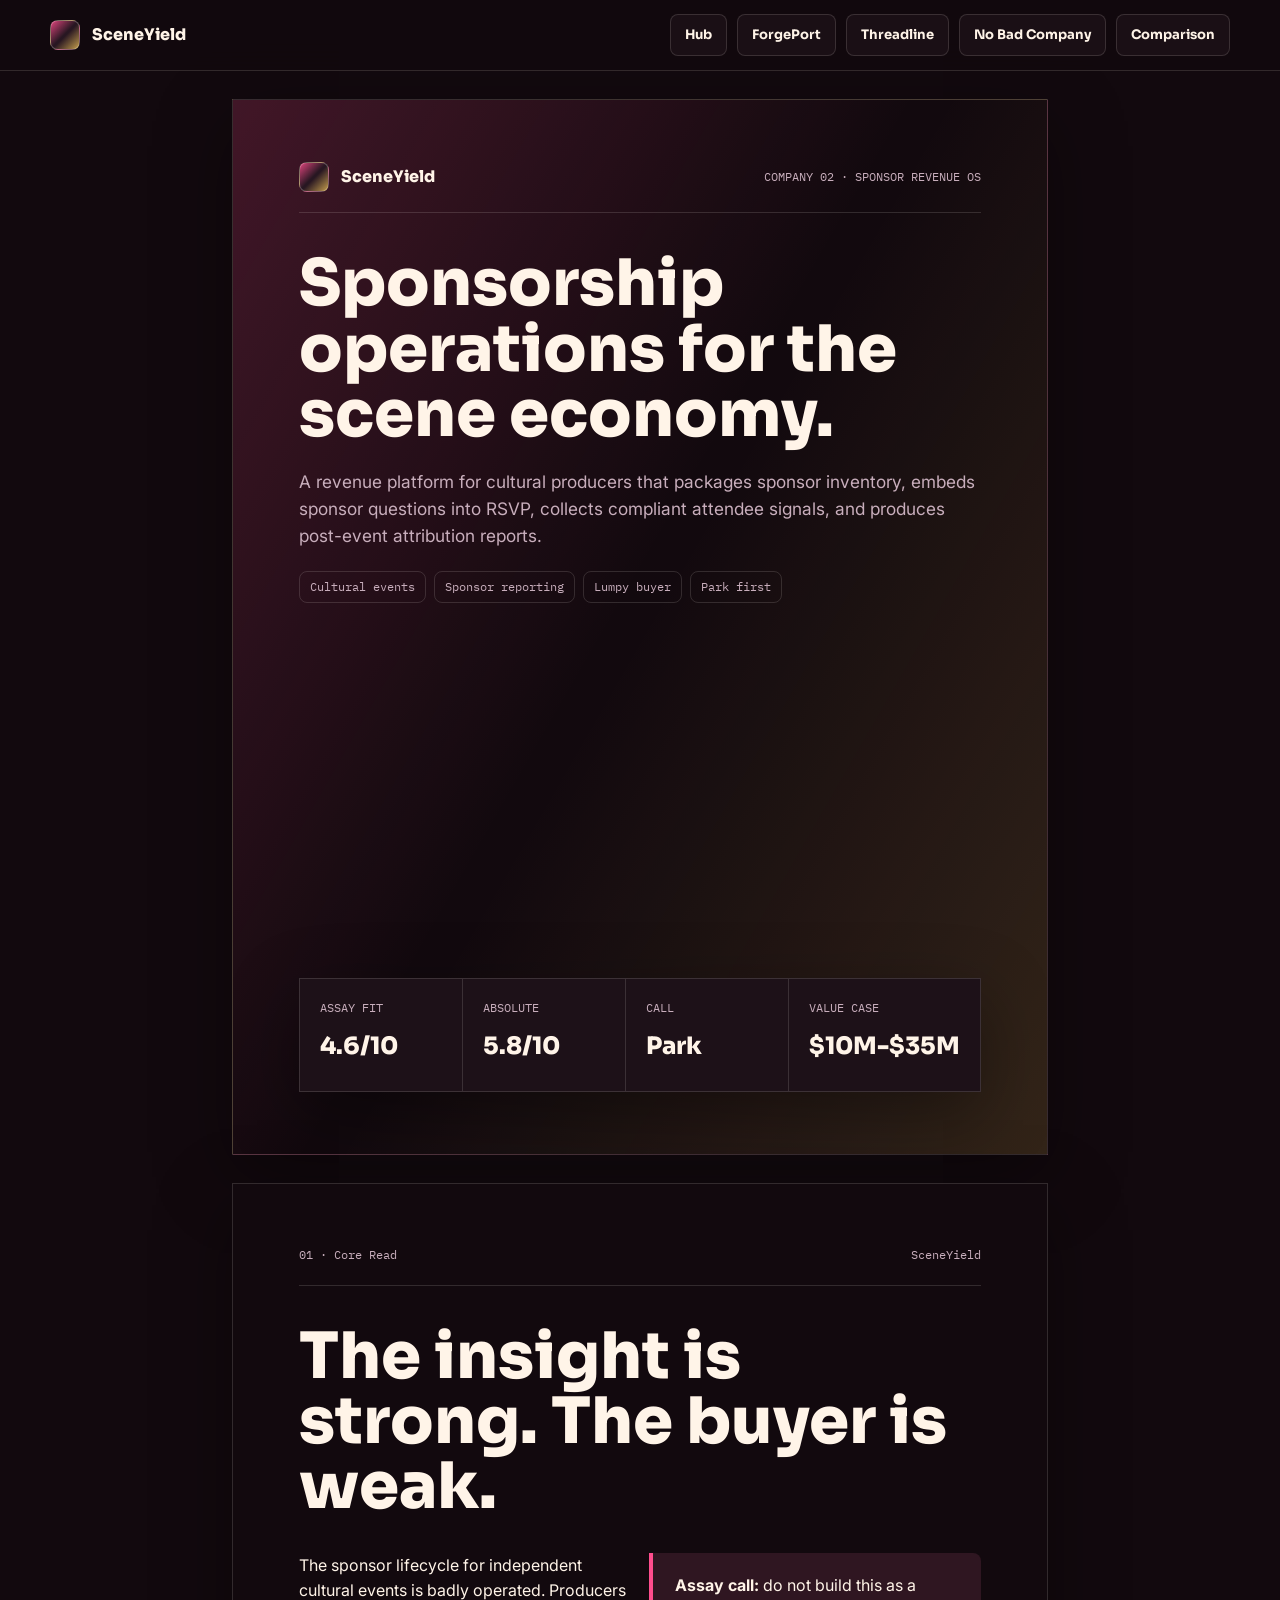
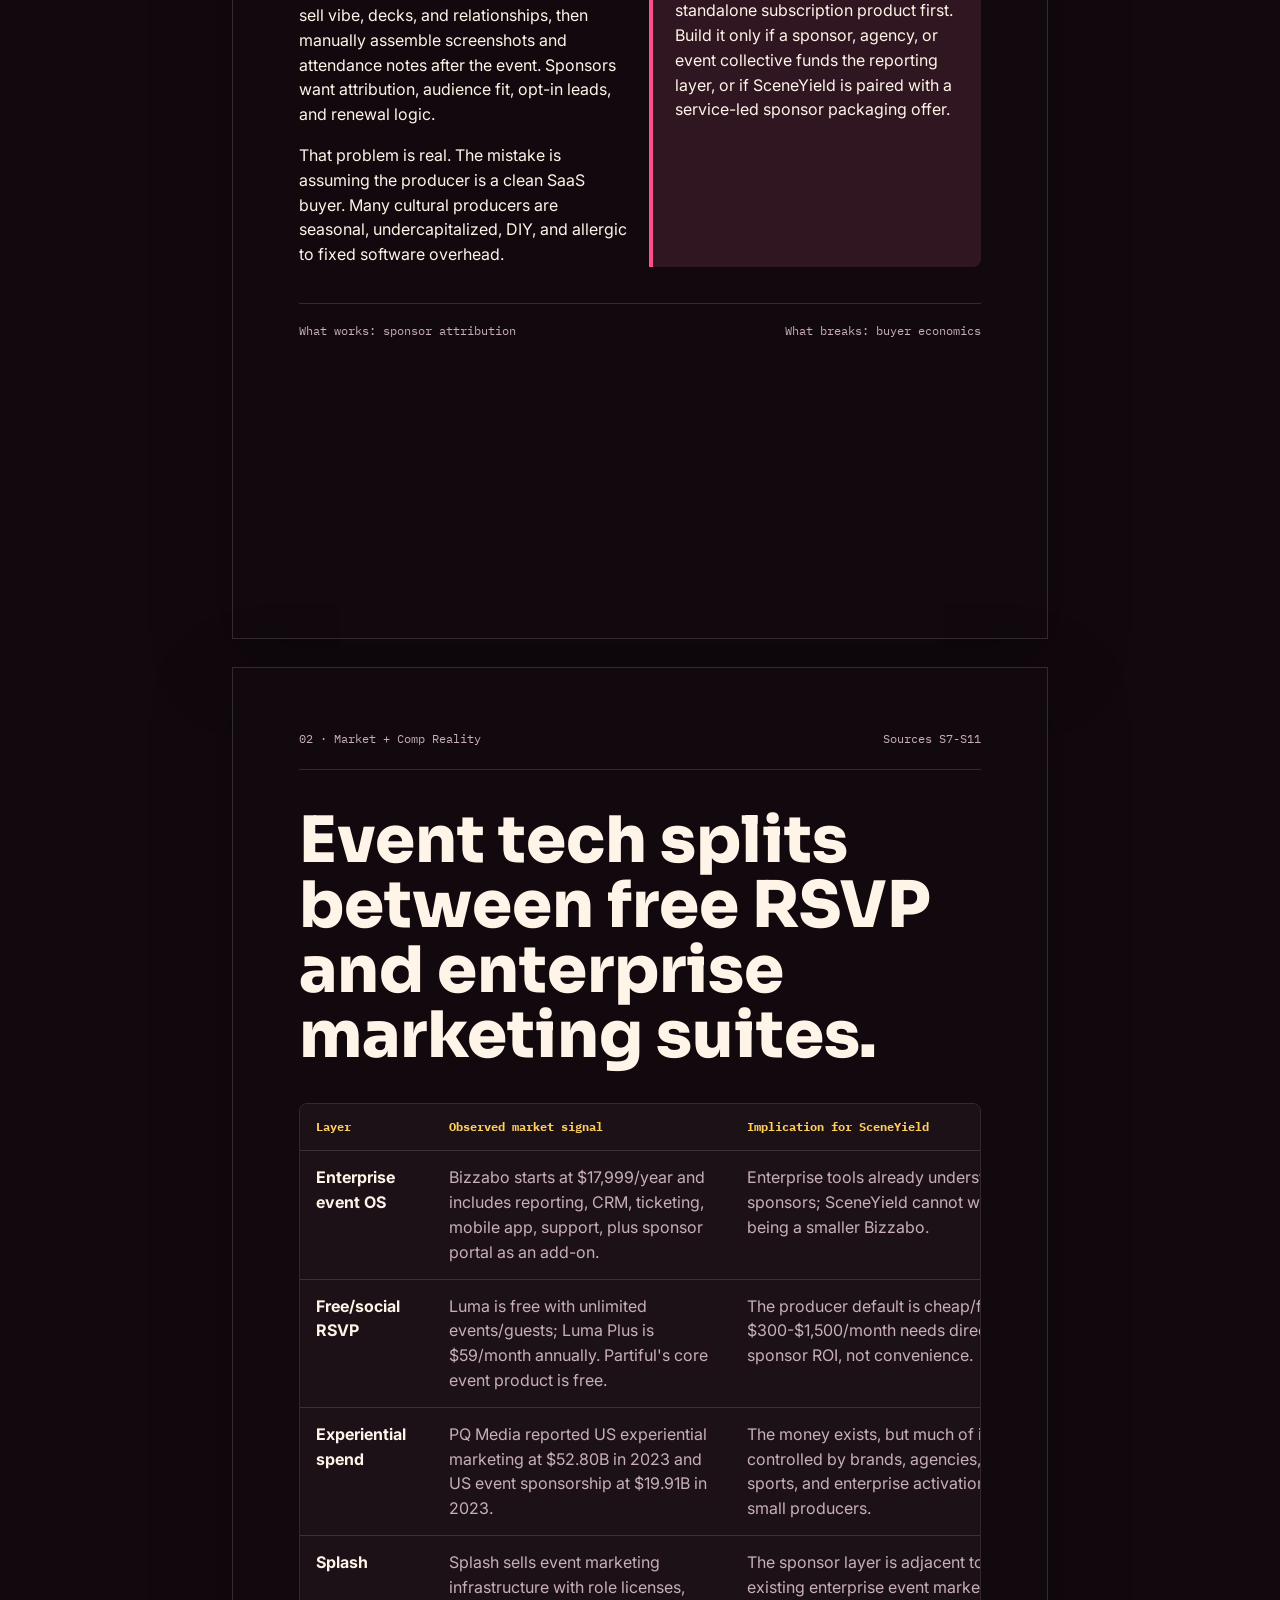
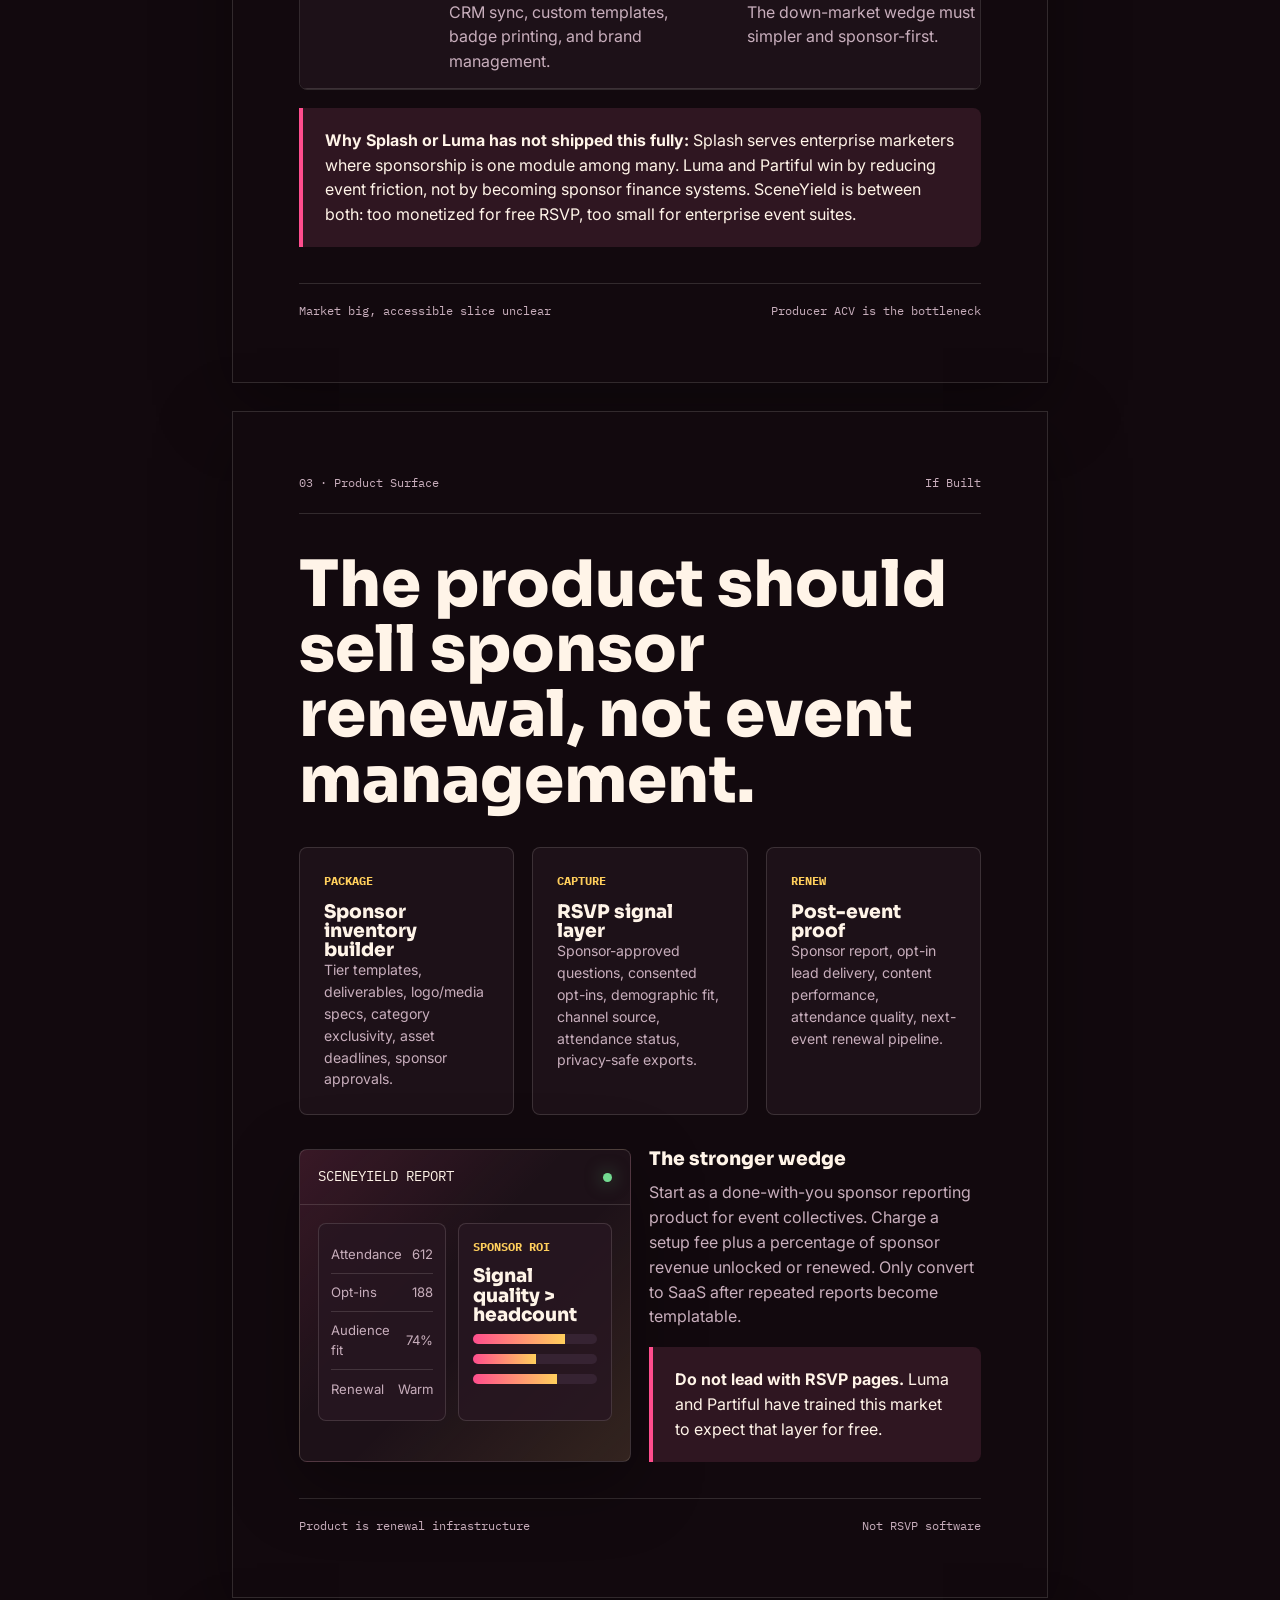
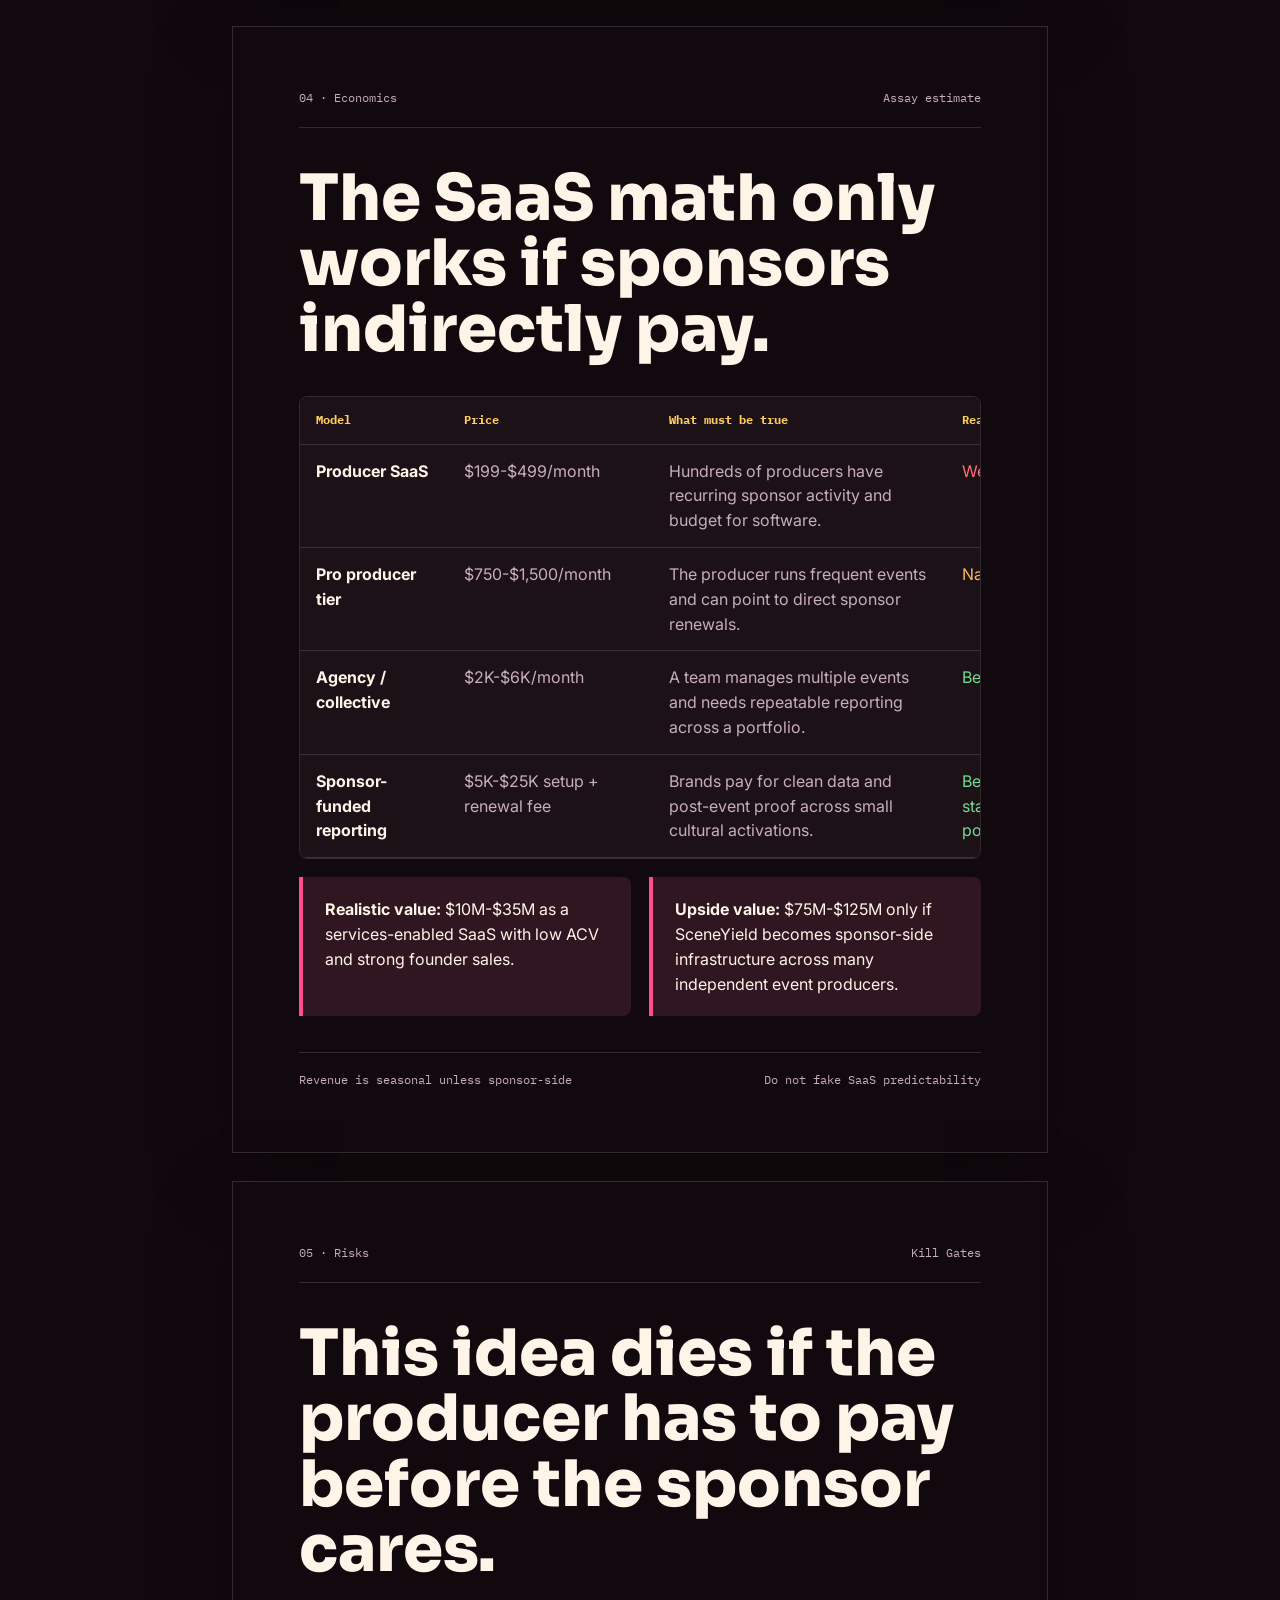
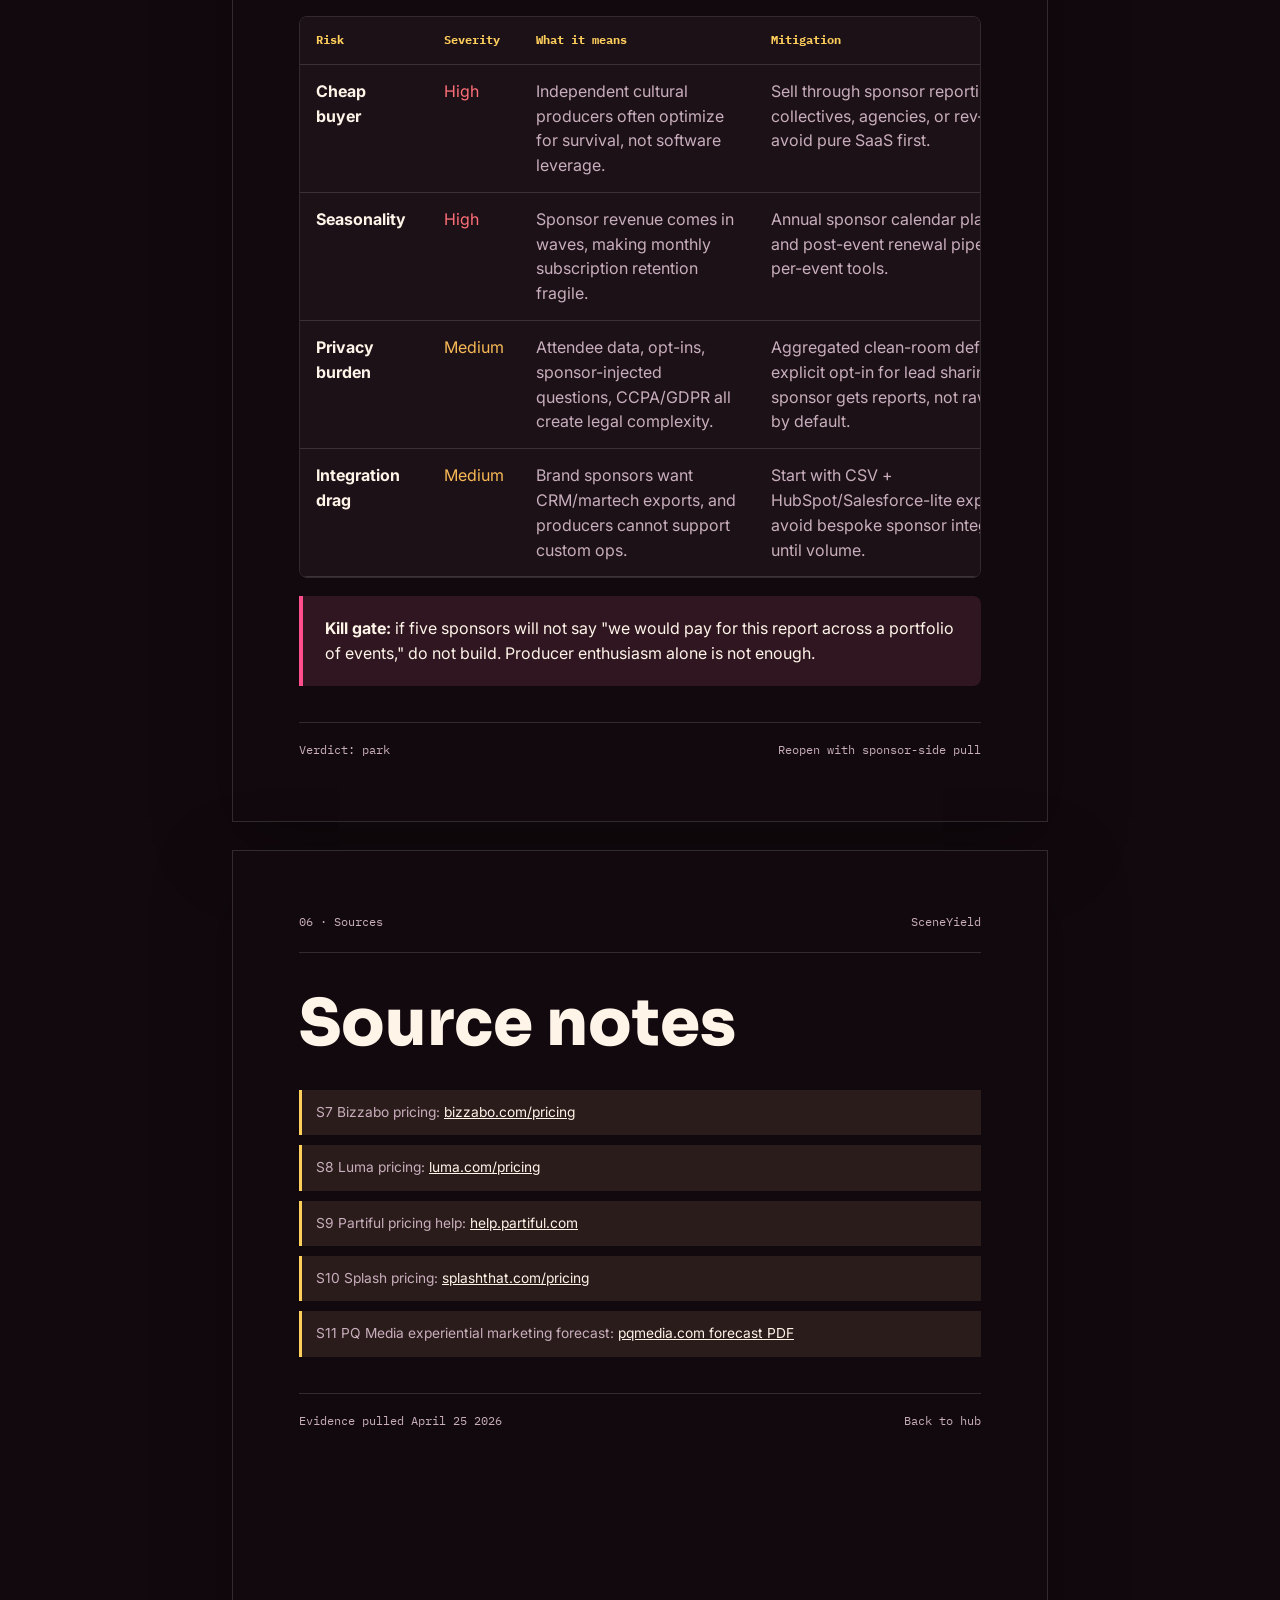
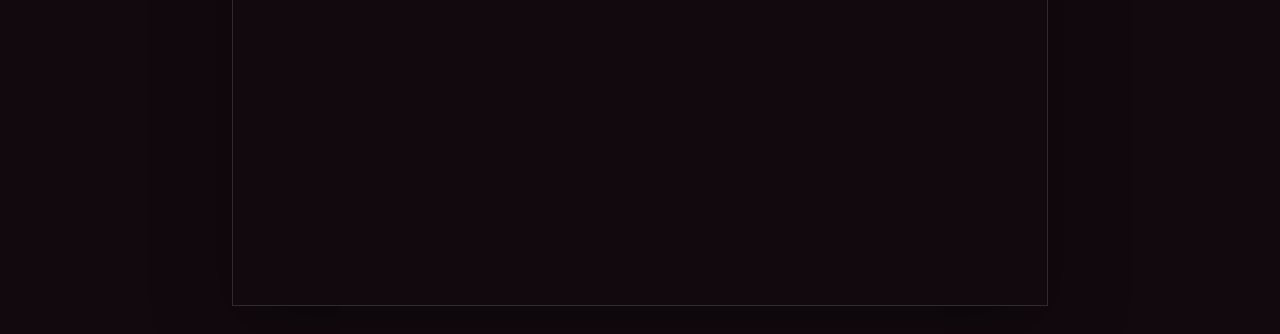
<file: decks/02-sceneyield/index.html>
<!doctype html>
<html lang="en">
<head>
<meta charset="utf-8" />
<meta name="viewport" content="width=device-width,initial-scale=1" />
<title>SceneYield — Sponsor Revenue OS Audit</title>
<link rel="preconnect" href="https://fonts.googleapis.com">
<link rel="preconnect" href="https://fonts.gstatic.com" crossorigin>
<link href="https://fonts.googleapis.com/css2?family=IBM+Plex+Mono:wght@400;600;700&family=Inter:wght@400;500;600;700;800&family=Sora:wght@600;700;800&display=swap" rel="stylesheet">
<link rel="icon" href="../../favicon.svg" type="image/svg+xml" />
<link rel="stylesheet" href="../../_shared/styles.css" />
</head>
<body class="brand-scene">
<nav class="topbar">
  <div class="container topbar-inner">
    <a class="brand-lockup" href="../../index.html"><span class="brand-mark"></span><span>SceneYield</span></a>
    <div class="navlinks">
      <a href="../../index.html">Hub</a>
      <a href="../01-forgeport/index.html">ForgePort</a>
      <a href="../03-threadline/index.html">Threadline</a>
      <a href="../05-no-bad-company/index.html">No Bad Company</a>
      <a href="../04-final-comparison/index.html">Comparison</a>
    </div>
  </div>
</nav>

<main>
  <section class="doc-page cover">
    <div>
      <div class="doc-header">
        <a class="brand-lockup" href="../../index.html"><span class="brand-mark"></span><span>SceneYield</span></a>
        <div class="label">COMPANY 02 · SPONSOR REVENUE OS</div>
      </div>
      <h1 class="doc-title">Sponsorship operations for the scene economy.</h1>
      <p class="doc-subtitle">
        A revenue platform for cultural producers that packages sponsor inventory, embeds sponsor questions into RSVP, collects compliant attendee signals, and produces post-event attribution reports.
      </p>
      <div class="tag-row">
        <span class="tag">Cultural events</span>
        <span class="tag">Sponsor reporting</span>
        <span class="tag">Lumpy buyer</span>
        <span class="tag">Park first</span>
      </div>
    </div>
    <div class="metric-strip">
      <div class="metric"><div class="k">ASSAY FIT</div><div class="v">4.6/10</div></div>
      <div class="metric"><div class="k">ABSOLUTE</div><div class="v">5.8/10</div></div>
      <div class="metric"><div class="k">CALL</div><div class="v">Park</div></div>
      <div class="metric"><div class="k">VALUE CASE</div><div class="v">$10M-$35M</div></div>
    </div>
  </section>

  <section class="doc-page">
    <div class="doc-header"><div class="label">01 · Core Read</div><div class="label">SceneYield</div></div>
    <h2 class="doc-title">The insight is strong. The buyer is weak.</h2>
    <div class="doc-body two-col">
      <div>
        <p>
          The sponsor lifecycle for independent cultural events is badly operated. Producers sell vibe, decks, and relationships, then manually assemble screenshots and attendance notes after the event. Sponsors want attribution, audience fit, opt-in leads, and renewal logic.
        </p>
        <p style="margin-top:16px;">
          That problem is real. The mistake is assuming the producer is a clean SaaS buyer. Many cultural producers are seasonal, undercapitalized, DIY, and allergic to fixed software overhead.
        </p>
      </div>
      <div class="callout">
        <strong>Assay call:</strong> do not build this as a standalone subscription product first. Build it only if a sponsor, agency, or event collective funds the reporting layer, or if SceneYield is paired with a service-led sponsor packaging offer.
      </div>
    </div>
    <div class="doc-footer"><span>What works: sponsor attribution</span><span>What breaks: buyer economics</span></div>
  </section>

  <section class="doc-page">
    <div class="doc-header"><div class="label">02 · Market + Comp Reality</div><div class="label">Sources S7-S11</div></div>
    <h2 class="doc-title">Event tech splits between free RSVP and enterprise marketing suites.</h2>
    <div class="doc-body">
      <div class="table-wrap">
        <table>
          <thead><tr><th>Layer</th><th>Observed market signal</th><th>Implication for SceneYield</th></tr></thead>
          <tbody>
            <tr>
              <td><strong>Enterprise event OS</strong></td>
              <td>Bizzabo starts at $17,999/year and includes reporting, CRM, ticketing, mobile app, support, plus sponsor portal as an add-on.</td>
              <td>Enterprise tools already understand sponsors; SceneYield cannot win by being a smaller Bizzabo.</td>
            </tr>
            <tr>
              <td><strong>Free/social RSVP</strong></td>
              <td>Luma is free with unlimited events/guests; Luma Plus is $59/month annually. Partiful's core event product is free.</td>
              <td>The producer default is cheap/free. $300-$1,500/month needs direct sponsor ROI, not convenience.</td>
            </tr>
            <tr>
              <td><strong>Experiential spend</strong></td>
              <td>PQ Media reported US experiential marketing at $52.80B in 2023 and US event sponsorship at $19.91B in 2023.</td>
              <td>The money exists, but much of it is controlled by brands, agencies, venues, sports, and enterprise activations, not small producers.</td>
            </tr>
            <tr>
              <td><strong>Splash</strong></td>
              <td>Splash sells event marketing infrastructure with role licenses, CRM sync, custom templates, badge printing, and brand management.</td>
              <td>The sponsor layer is adjacent to existing enterprise event marketing. The down-market wedge must be simpler and sponsor-first.</td>
            </tr>
          </tbody>
        </table>
      </div>
      <div class="callout" style="margin-top:18px;">
        <strong>Why Splash or Luma has not shipped this fully:</strong> Splash serves enterprise marketers where sponsorship is one module among many. Luma and Partiful win by reducing event friction, not by becoming sponsor finance systems. SceneYield is between both: too monetized for free RSVP, too small for enterprise event suites.
      </div>
    </div>
    <div class="doc-footer"><span>Market big, accessible slice unclear</span><span>Producer ACV is the bottleneck</span></div>
  </section>

  <section class="doc-page">
    <div class="doc-header"><div class="label">03 · Product Surface</div><div class="label">If Built</div></div>
    <h2 class="doc-title">The product should sell sponsor renewal, not event management.</h2>
    <div class="doc-body three-col">
      <div class="score-card">
        <div class="eyebrow">Package</div>
        <h3 style="margin-top:12px;">Sponsor inventory builder</h3>
        <p class="muted small">Tier templates, deliverables, logo/media specs, category exclusivity, asset deadlines, sponsor approvals.</p>
      </div>
      <div class="score-card">
        <div class="eyebrow">Capture</div>
        <h3 style="margin-top:12px;">RSVP signal layer</h3>
        <p class="muted small">Sponsor-approved questions, consented opt-ins, demographic fit, channel source, attendance status, privacy-safe exports.</p>
      </div>
      <div class="score-card">
        <div class="eyebrow">Renew</div>
        <h3 style="margin-top:12px;">Post-event proof</h3>
        <p class="muted small">Sponsor report, opt-in lead delivery, content performance, attendance quality, next-event renewal pipeline.</p>
      </div>
    </div>
    <div class="doc-body two-col">
      <div class="visual-panel">
        <div class="panel-top"><span class="mono small">SCENEYIELD REPORT</span><span class="status-dot"></span></div>
        <div class="panel-body">
          <div class="ui-grid">
            <div class="ui-list">
              <div class="ui-row"><span>Attendance</span><span>612</span></div>
              <div class="ui-row"><span>Opt-ins</span><span>188</span></div>
              <div class="ui-row"><span>Audience fit</span><span>74%</span></div>
              <div class="ui-row"><span>Renewal</span><span>Warm</span></div>
            </div>
            <div class="ui-main">
              <div class="eyebrow">Sponsor ROI</div>
              <h3 style="margin-top:10px;">Signal quality > headcount</h3>
              <div class="bar"><span style="--w:74%"></span></div>
              <div class="bar"><span style="--w:51%"></span></div>
              <div class="bar"><span style="--w:68%"></span></div>
            </div>
          </div>
        </div>
      </div>
      <div>
        <h3>The stronger wedge</h3>
        <p class="muted" style="margin-top:12px;">Start as a done-with-you sponsor reporting product for event collectives. Charge a setup fee plus a percentage of sponsor revenue unlocked or renewed. Only convert to SaaS after repeated reports become templatable.</p>
        <div class="callout" style="margin-top:18px;"><strong>Do not lead with RSVP pages.</strong> Luma and Partiful have trained this market to expect that layer for free.</div>
      </div>
    </div>
    <div class="doc-footer"><span>Product is renewal infrastructure</span><span>Not RSVP software</span></div>
  </section>

  <section class="doc-page">
    <div class="doc-header"><div class="label">04 · Economics</div><div class="label">Assay estimate</div></div>
    <h2 class="doc-title">The SaaS math only works if sponsors indirectly pay.</h2>
    <div class="doc-body">
      <div class="table-wrap">
        <table>
          <thead><tr><th>Model</th><th>Price</th><th>What must be true</th><th>Read</th></tr></thead>
          <tbody>
            <tr><td><strong>Producer SaaS</strong></td><td>$199-$499/month</td><td>Hundreds of producers have recurring sponsor activity and budget for software.</td><td class="risk-high">Weak</td></tr>
            <tr><td><strong>Pro producer tier</strong></td><td>$750-$1,500/month</td><td>The producer runs frequent events and can point to direct sponsor renewals.</td><td class="risk-med">Narrow</td></tr>
            <tr><td><strong>Agency / collective</strong></td><td>$2K-$6K/month</td><td>A team manages multiple events and needs repeatable reporting across a portfolio.</td><td class="risk-low">Better</td></tr>
            <tr><td><strong>Sponsor-funded reporting</strong></td><td>$5K-$25K setup + renewal fee</td><td>Brands pay for clean data and post-event proof across small cultural activations.</td><td class="risk-low">Best starting point</td></tr>
          </tbody>
        </table>
      </div>
      <div class="two-col" style="margin-top:18px;">
        <div class="callout"><strong>Realistic value:</strong> $10M-$35M as a services-enabled SaaS with low ACV and strong founder sales.</div>
        <div class="callout"><strong>Upside value:</strong> $75M-$125M only if SceneYield becomes sponsor-side infrastructure across many independent event producers.</div>
      </div>
    </div>
    <div class="doc-footer"><span>Revenue is seasonal unless sponsor-side</span><span>Do not fake SaaS predictability</span></div>
  </section>

  <section class="doc-page">
    <div class="doc-header"><div class="label">05 · Risks</div><div class="label">Kill Gates</div></div>
    <h2 class="doc-title">This idea dies if the producer has to pay before the sponsor cares.</h2>
    <div class="doc-body">
      <div class="table-wrap">
        <table>
          <thead><tr><th>Risk</th><th>Severity</th><th>What it means</th><th>Mitigation</th></tr></thead>
          <tbody>
            <tr><td><strong>Cheap buyer</strong></td><td class="risk-high">High</td><td>Independent cultural producers often optimize for survival, not software leverage.</td><td>Sell through sponsor reporting, collectives, agencies, or rev-share; avoid pure SaaS first.</td></tr>
            <tr><td><strong>Seasonality</strong></td><td class="risk-high">High</td><td>Sponsor revenue comes in waves, making monthly subscription retention fragile.</td><td>Annual sponsor calendar planning and post-event renewal pipeline, not per-event tools.</td></tr>
            <tr><td><strong>Privacy burden</strong></td><td class="risk-med">Medium</td><td>Attendee data, opt-ins, sponsor-injected questions, CCPA/GDPR all create legal complexity.</td><td>Aggregated clean-room default; explicit opt-in for lead sharing; sponsor gets reports, not raw data by default.</td></tr>
            <tr><td><strong>Integration drag</strong></td><td class="risk-med">Medium</td><td>Brand sponsors want CRM/martech exports, and producers cannot support custom ops.</td><td>Start with CSV + HubSpot/Salesforce-lite exports; avoid bespoke sponsor integrations until volume.</td></tr>
          </tbody>
        </table>
      </div>
      <div class="callout" style="margin-top:18px;"><strong>Kill gate:</strong> if five sponsors will not say "we would pay for this report across a portfolio of events," do not build. Producer enthusiasm alone is not enough.</div>
    </div>
    <div class="doc-footer"><span>Verdict: park</span><span>Reopen with sponsor-side pull</span></div>
  </section>

  <section class="doc-page">
    <div class="doc-header"><div class="label">06 · Sources</div><div class="label">SceneYield</div></div>
    <h2 class="doc-title">Source notes</h2>
    <div class="doc-body source-list">
      <div class="source">S7 Bizzabo pricing: <a href="https://www.bizzabo.com/pricing">bizzabo.com/pricing</a></div>
      <div class="source">S8 Luma pricing: <a href="https://luma.com/pricing">luma.com/pricing</a></div>
      <div class="source">S9 Partiful pricing help: <a href="https://help.partiful.com/hc/en-us/articles/27354376389403-Does-Partiful-cost-money">help.partiful.com</a></div>
      <div class="source">S10 Splash pricing: <a href="https://splashthat.com/pricing">splashthat.com/pricing</a></div>
      <div class="source">S11 PQ Media experiential marketing forecast: <a href="https://www.pqmedia.com/wp-content/uploads/2024/10/Global-Experiential-Marketing-Forecast-2024-2028-FINAL-PRW-RELEASE-Deployed-on-10.14.24.pdf">pqmedia.com forecast PDF</a></div>
    </div>
    <div class="doc-footer"><span>Evidence pulled April 25 2026</span><span>Back to hub</span></div>
  </section>
</main>
</body>
</html>
</file>
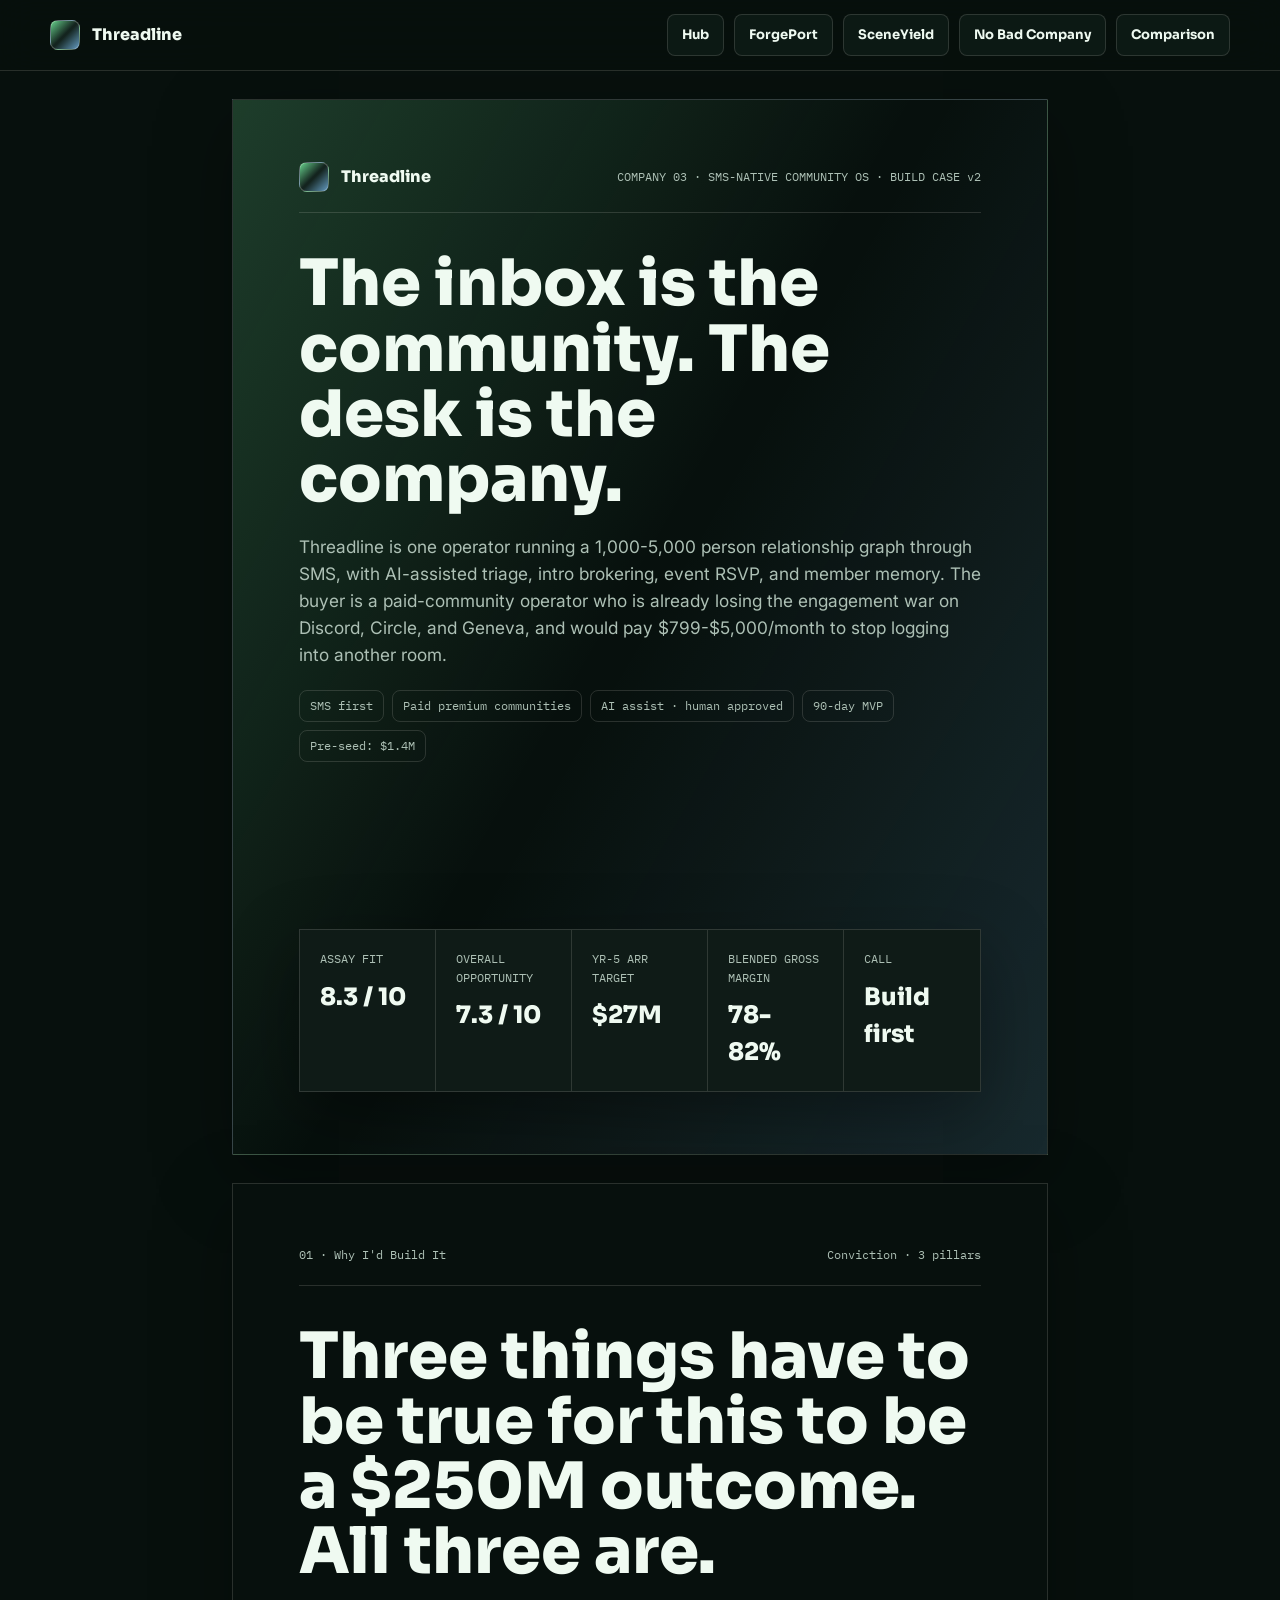
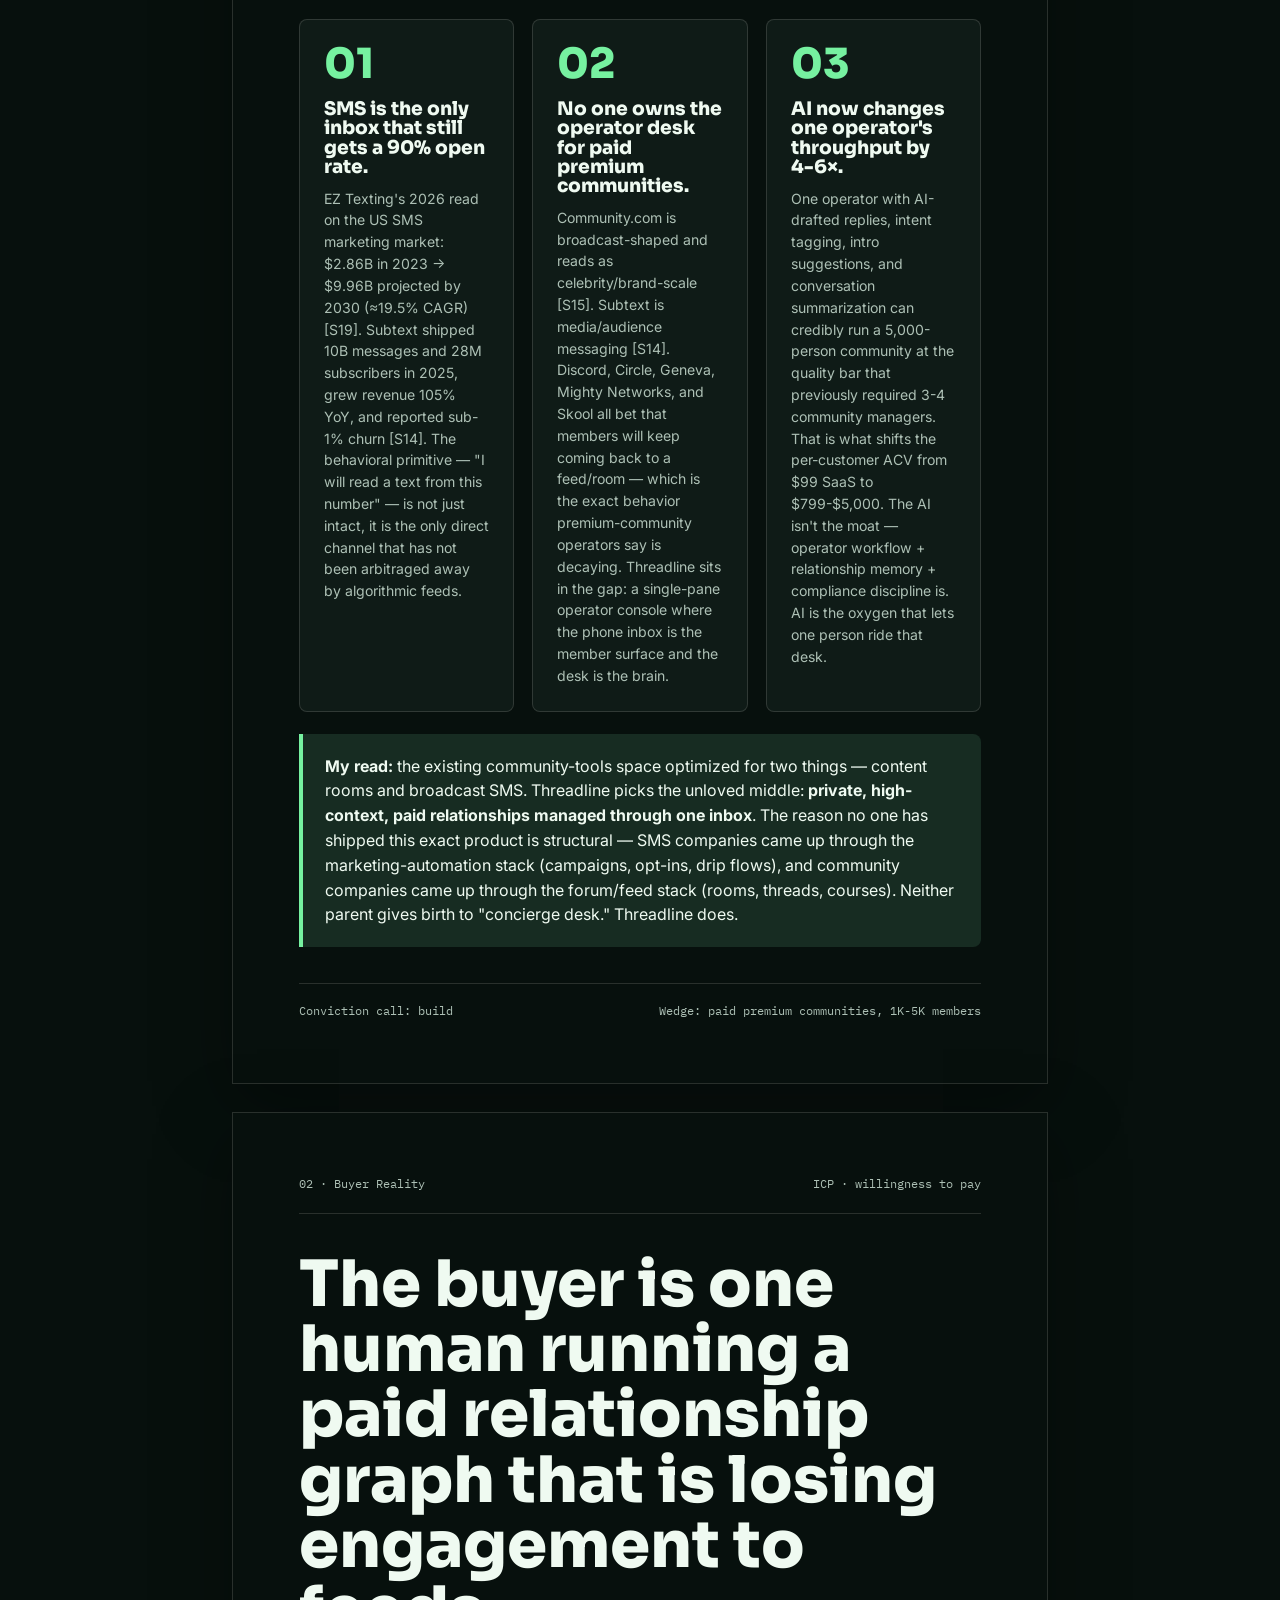
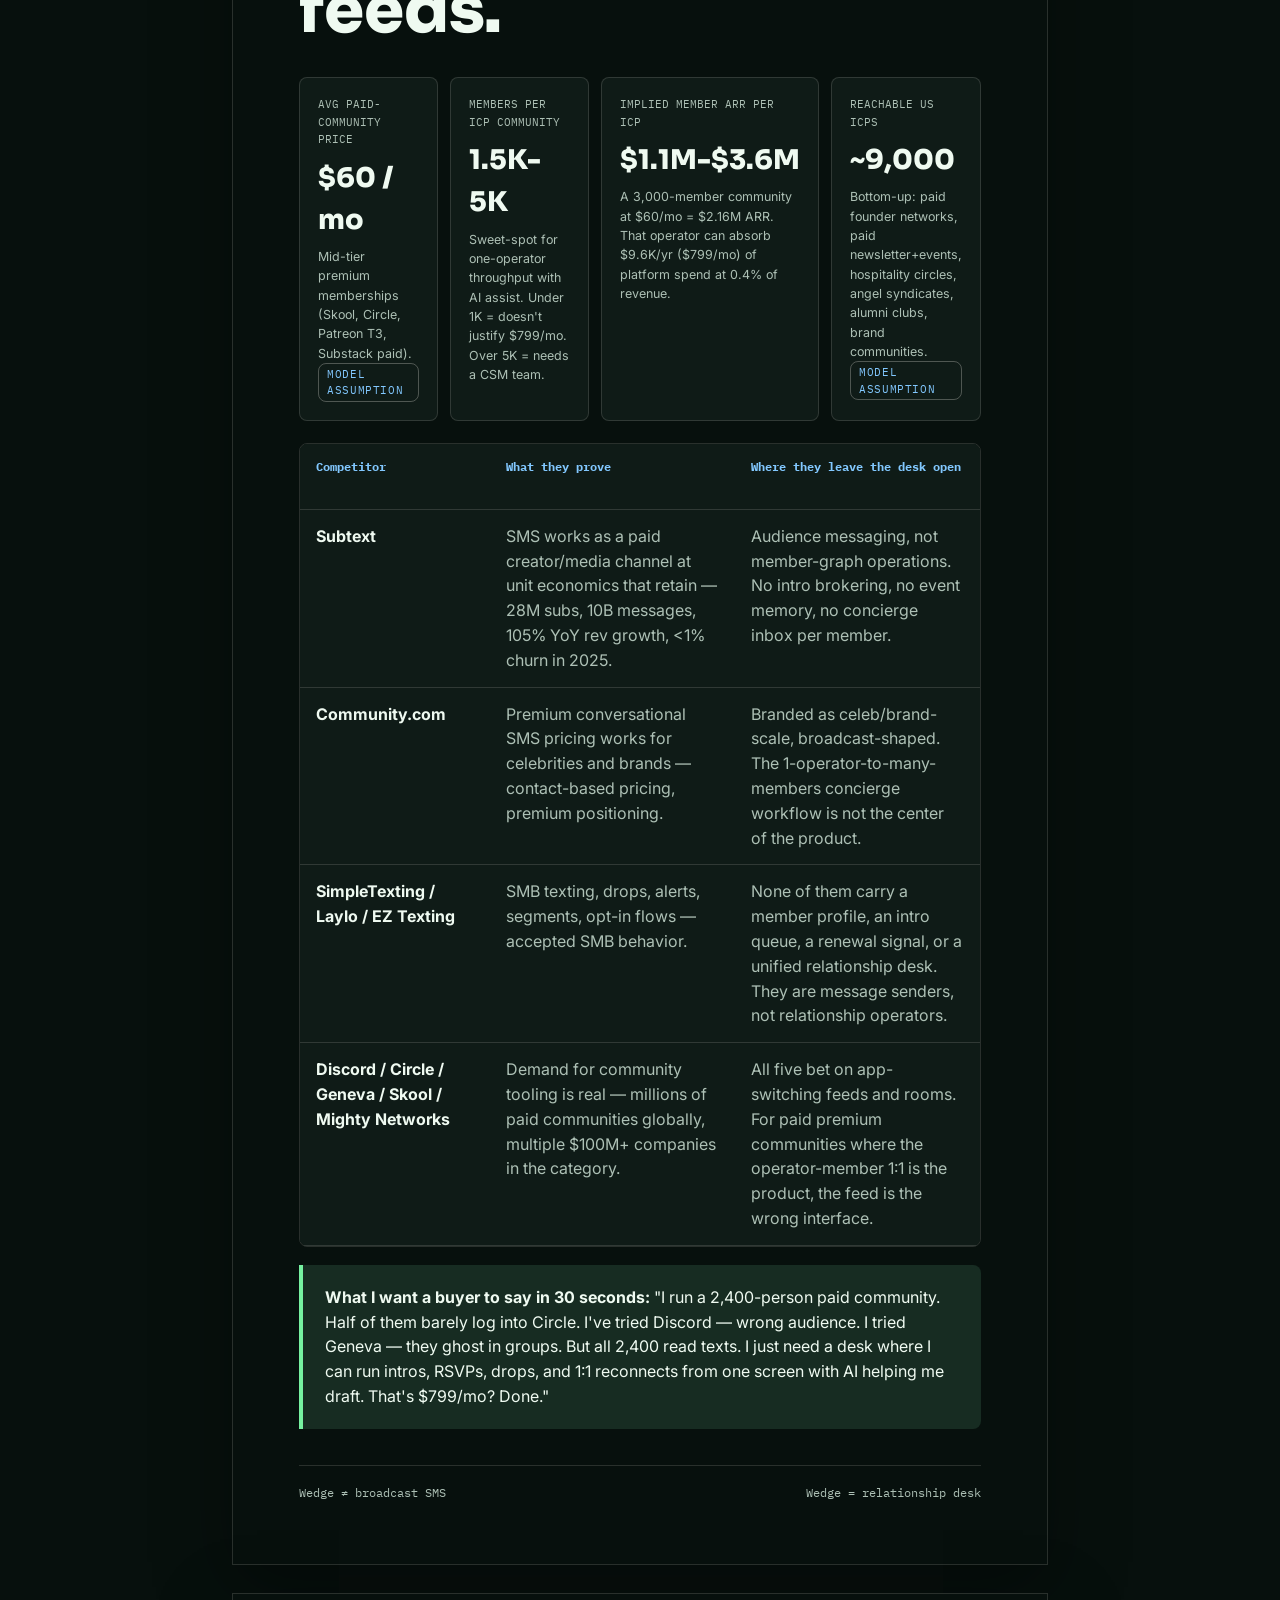
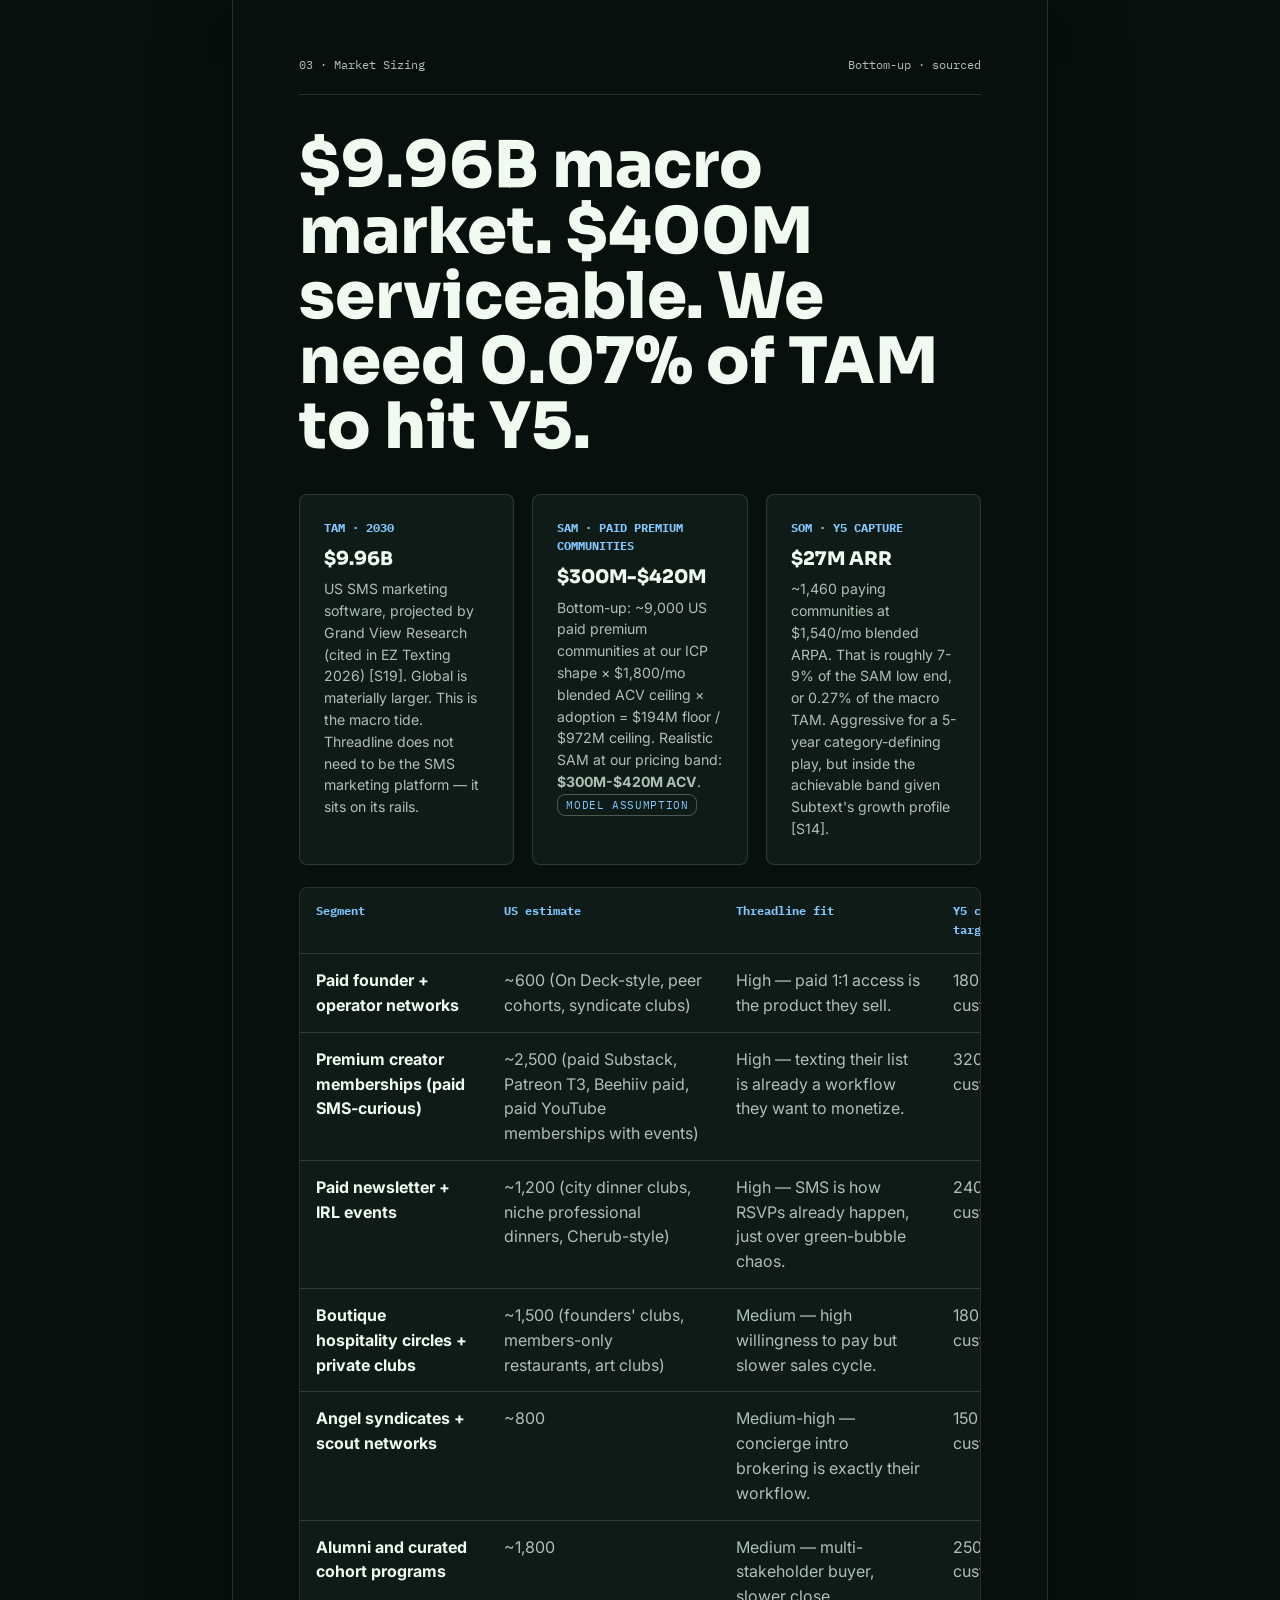
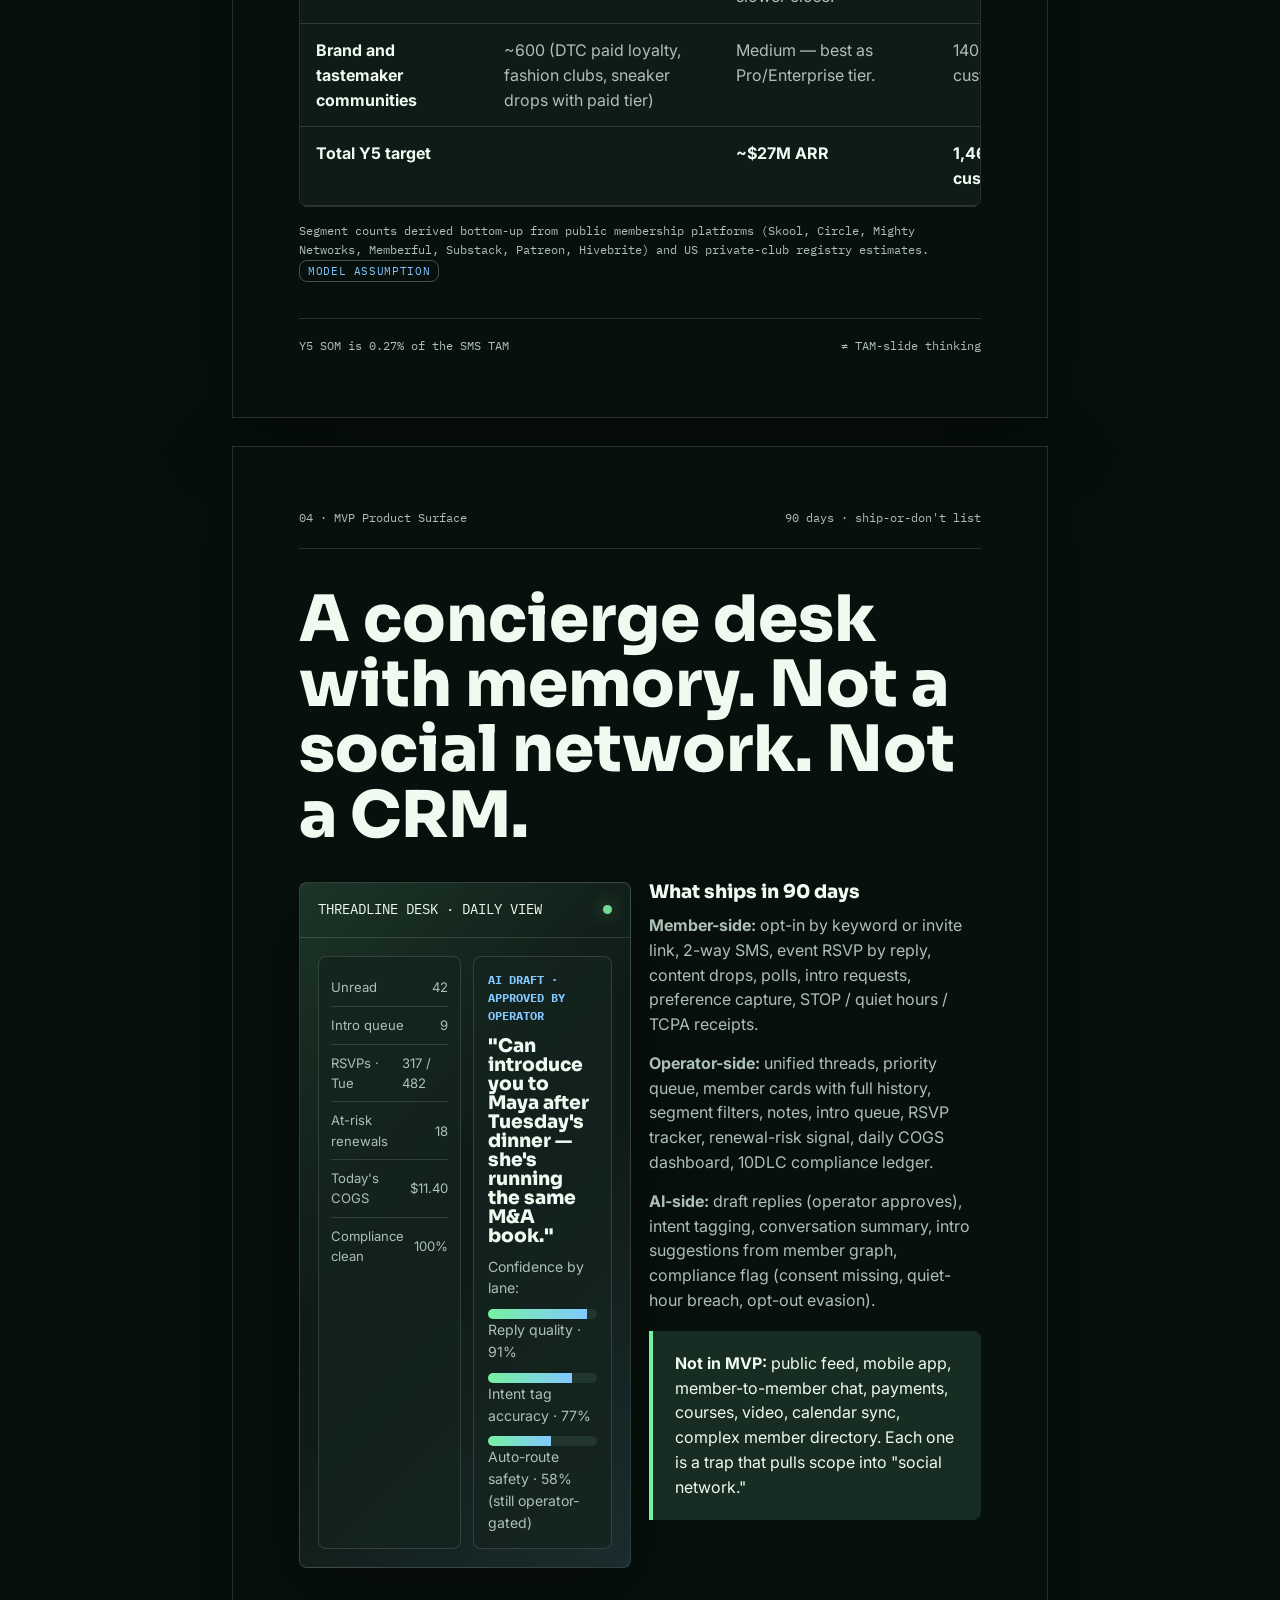
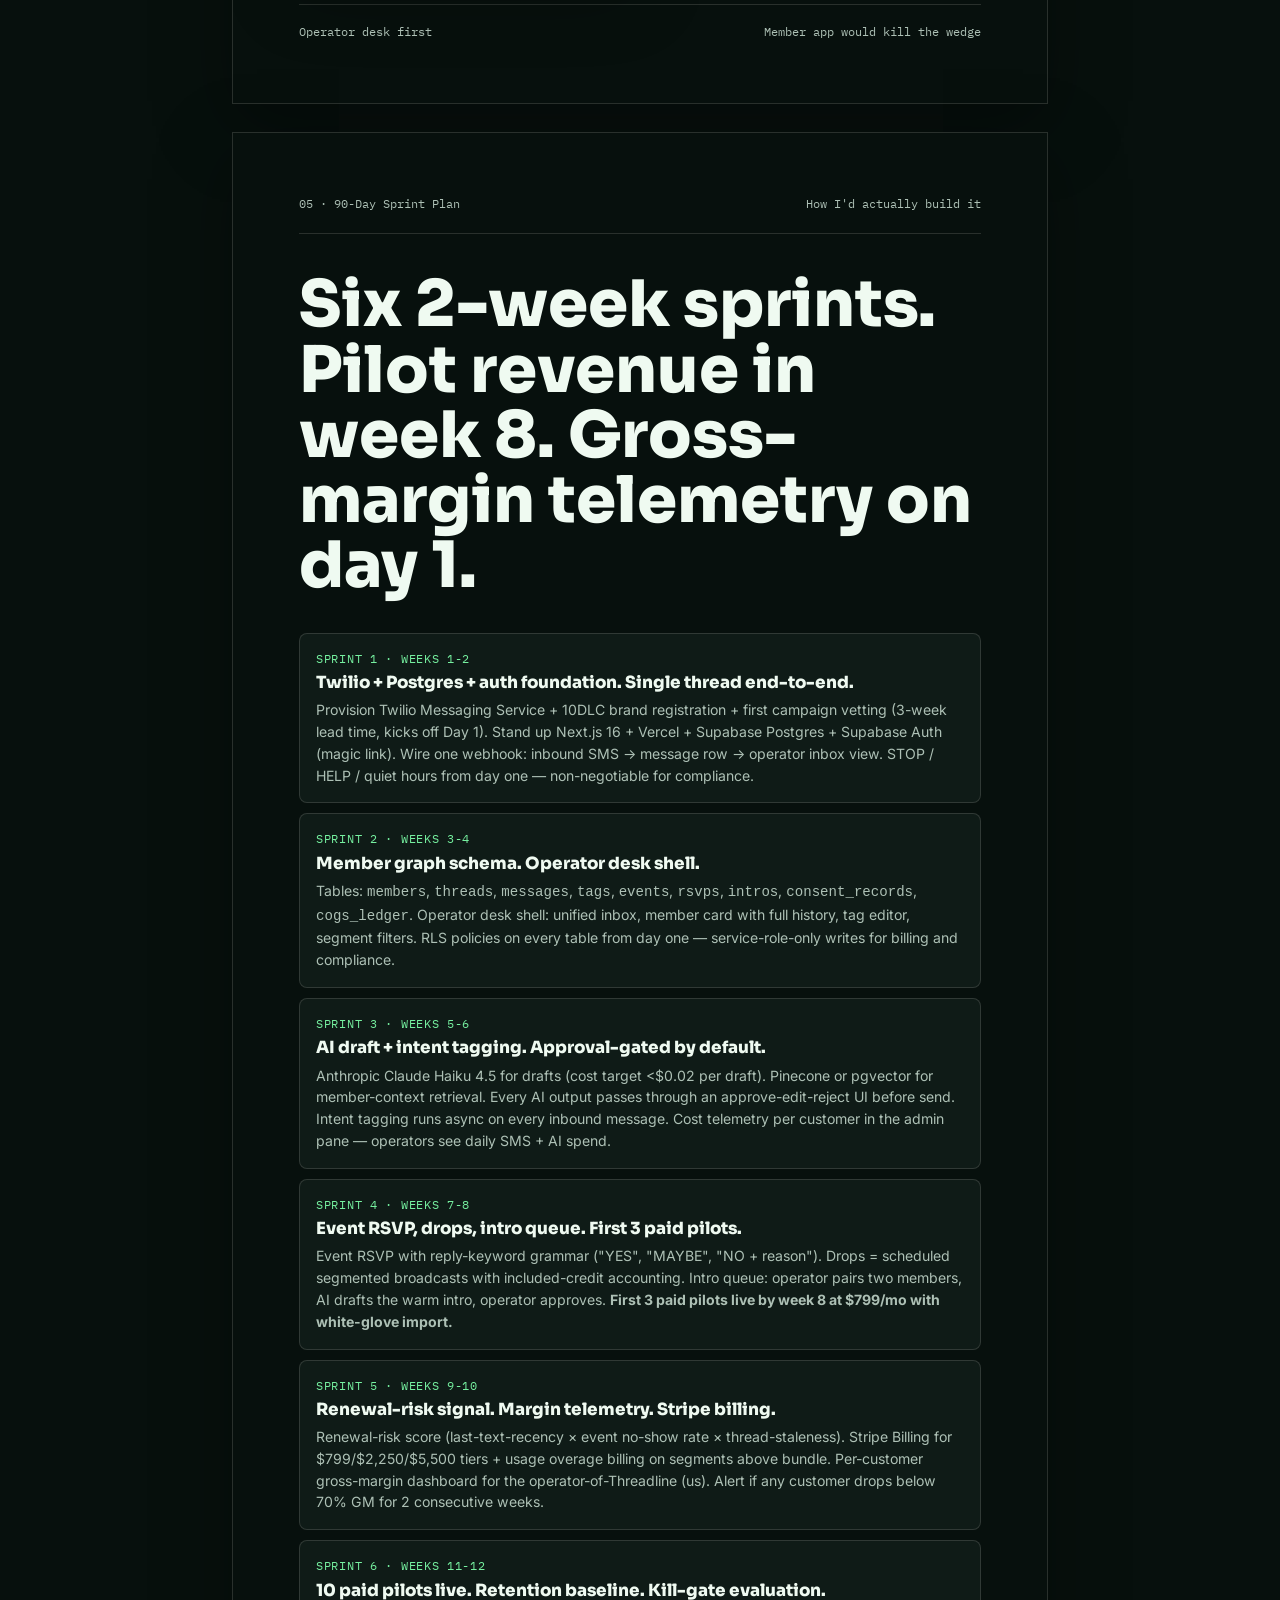
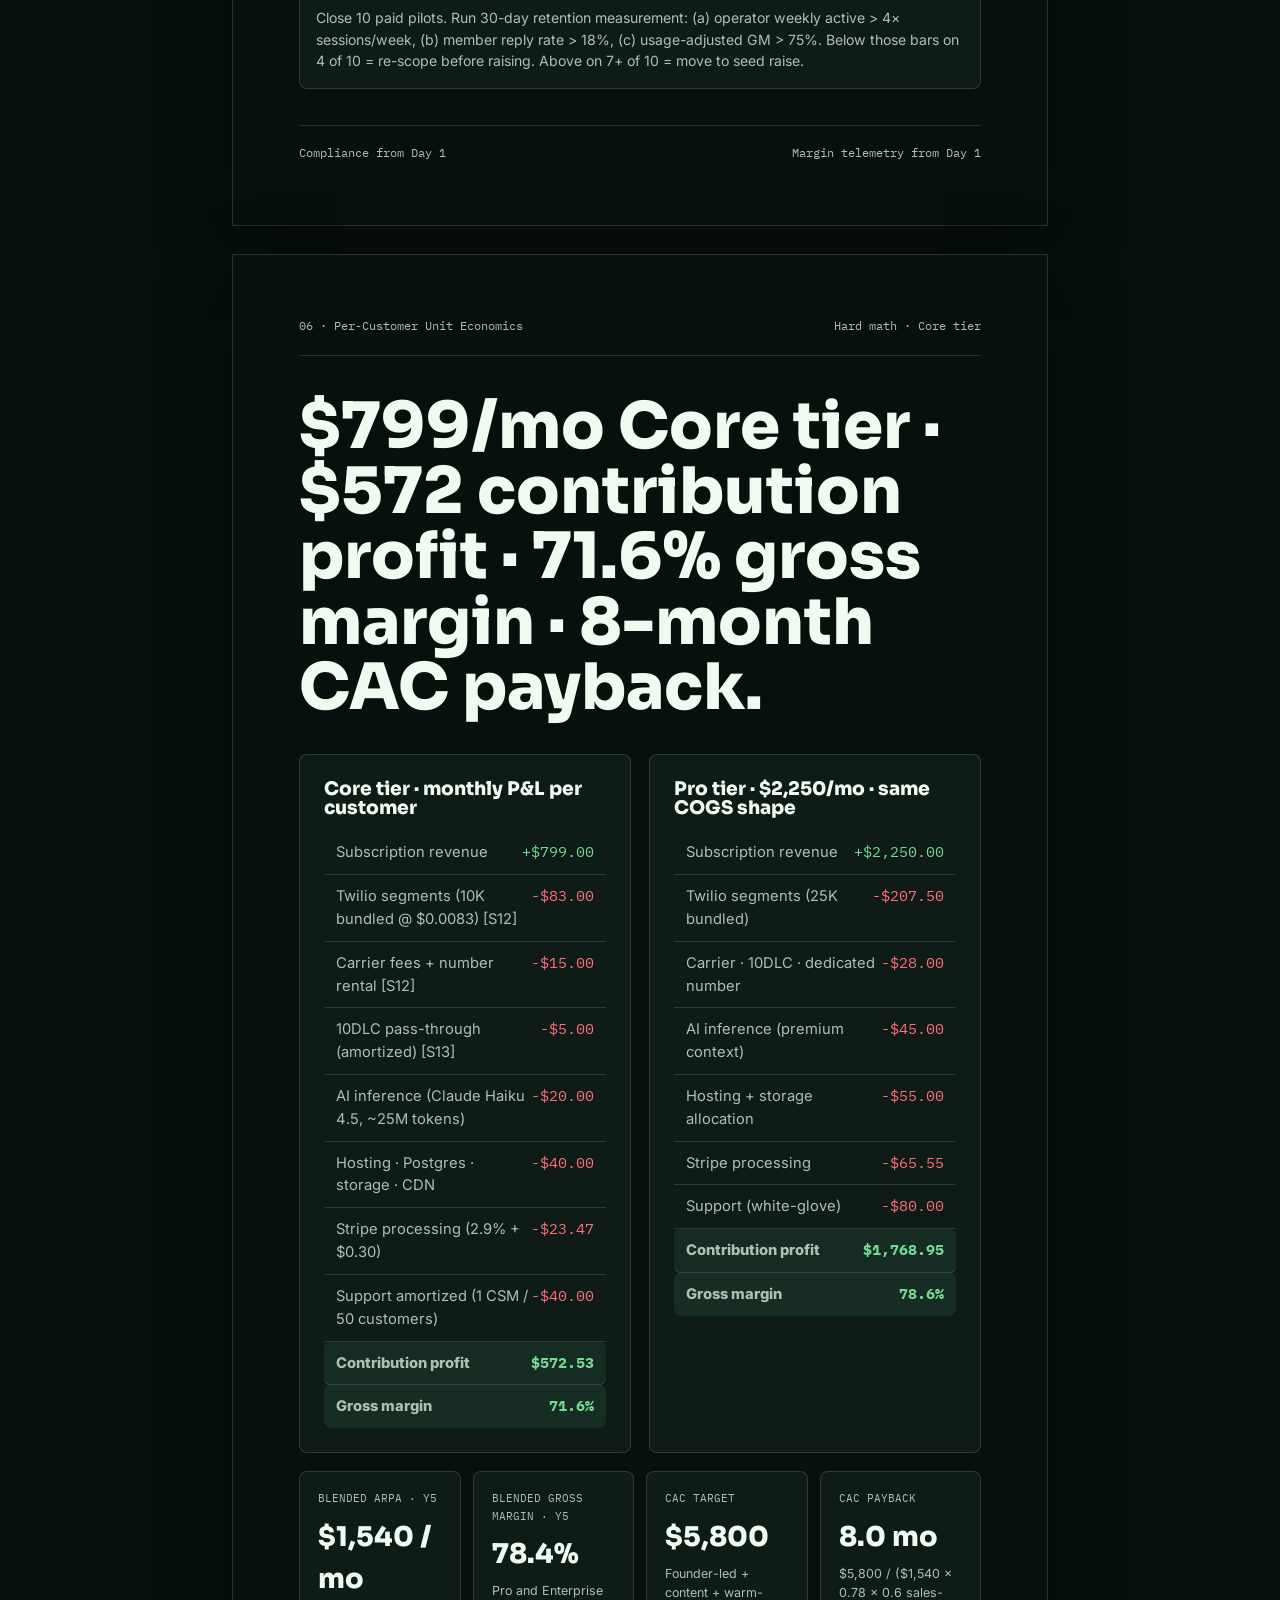
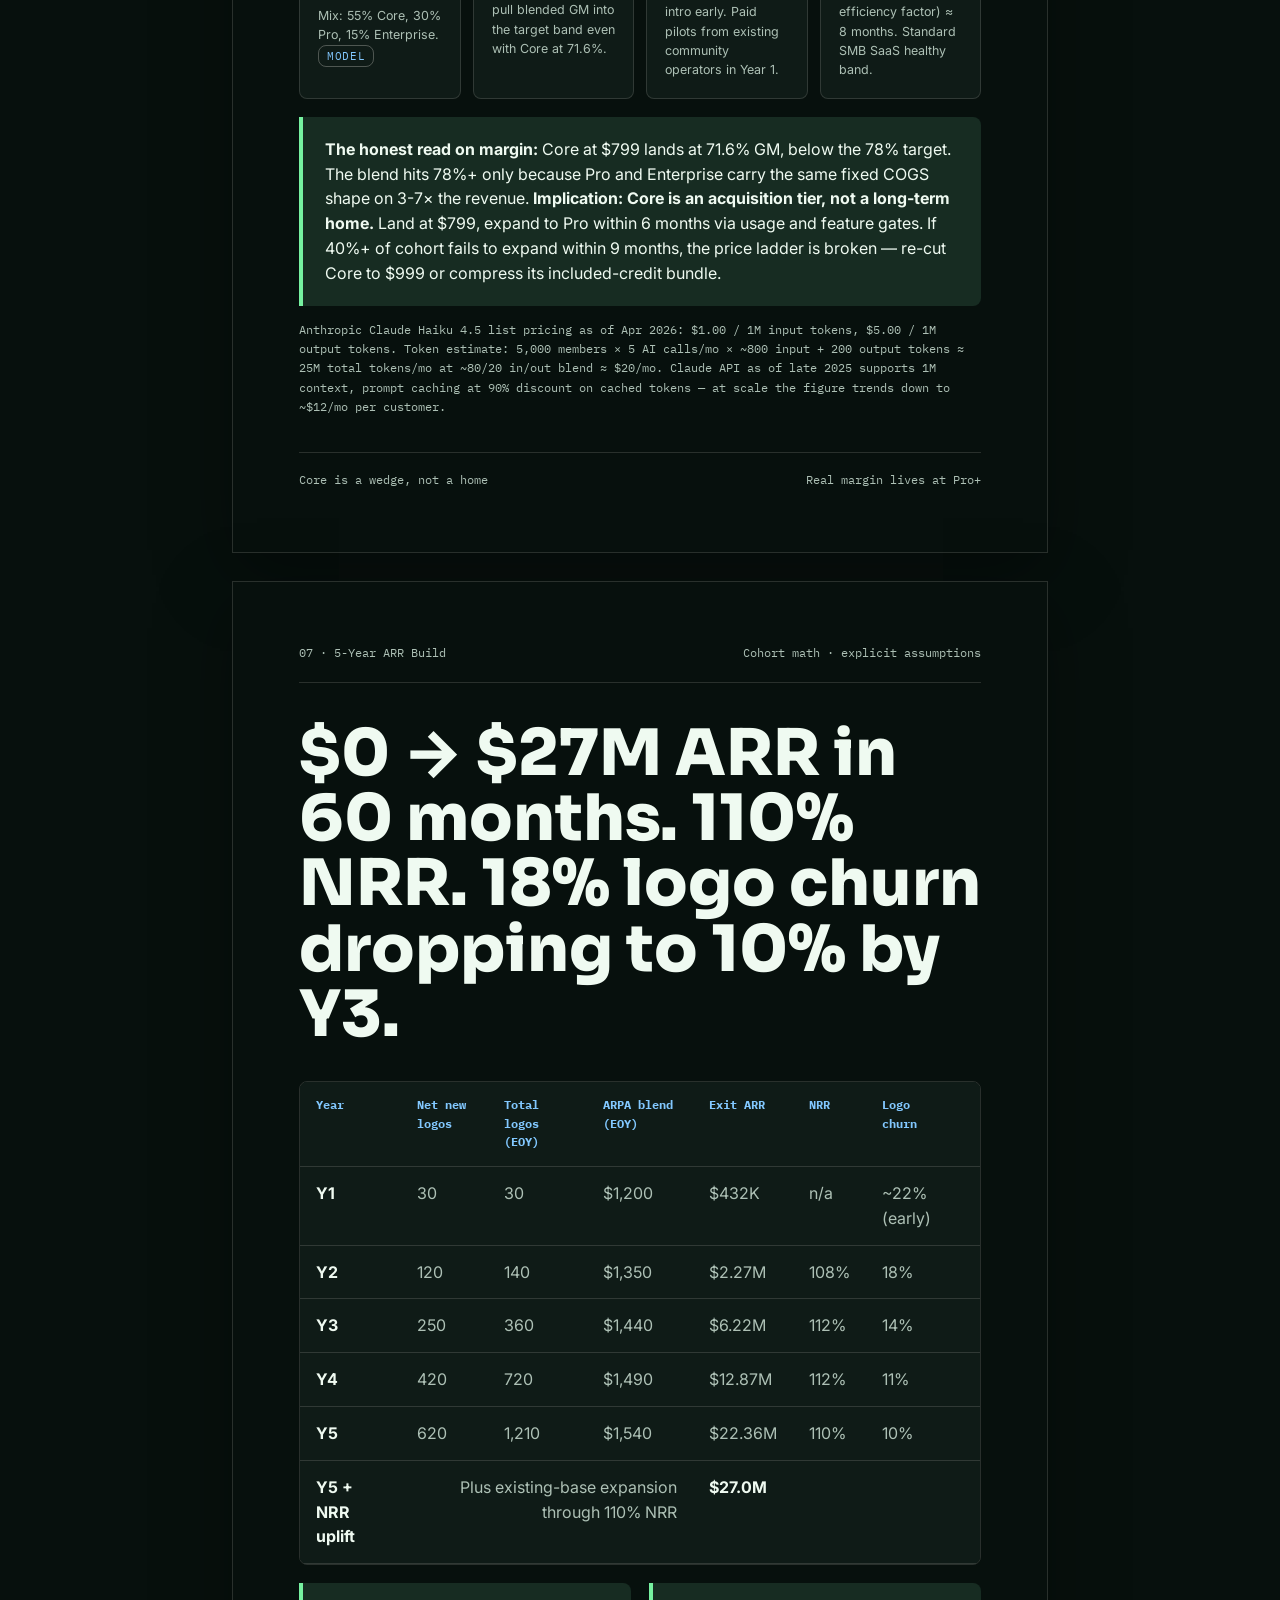
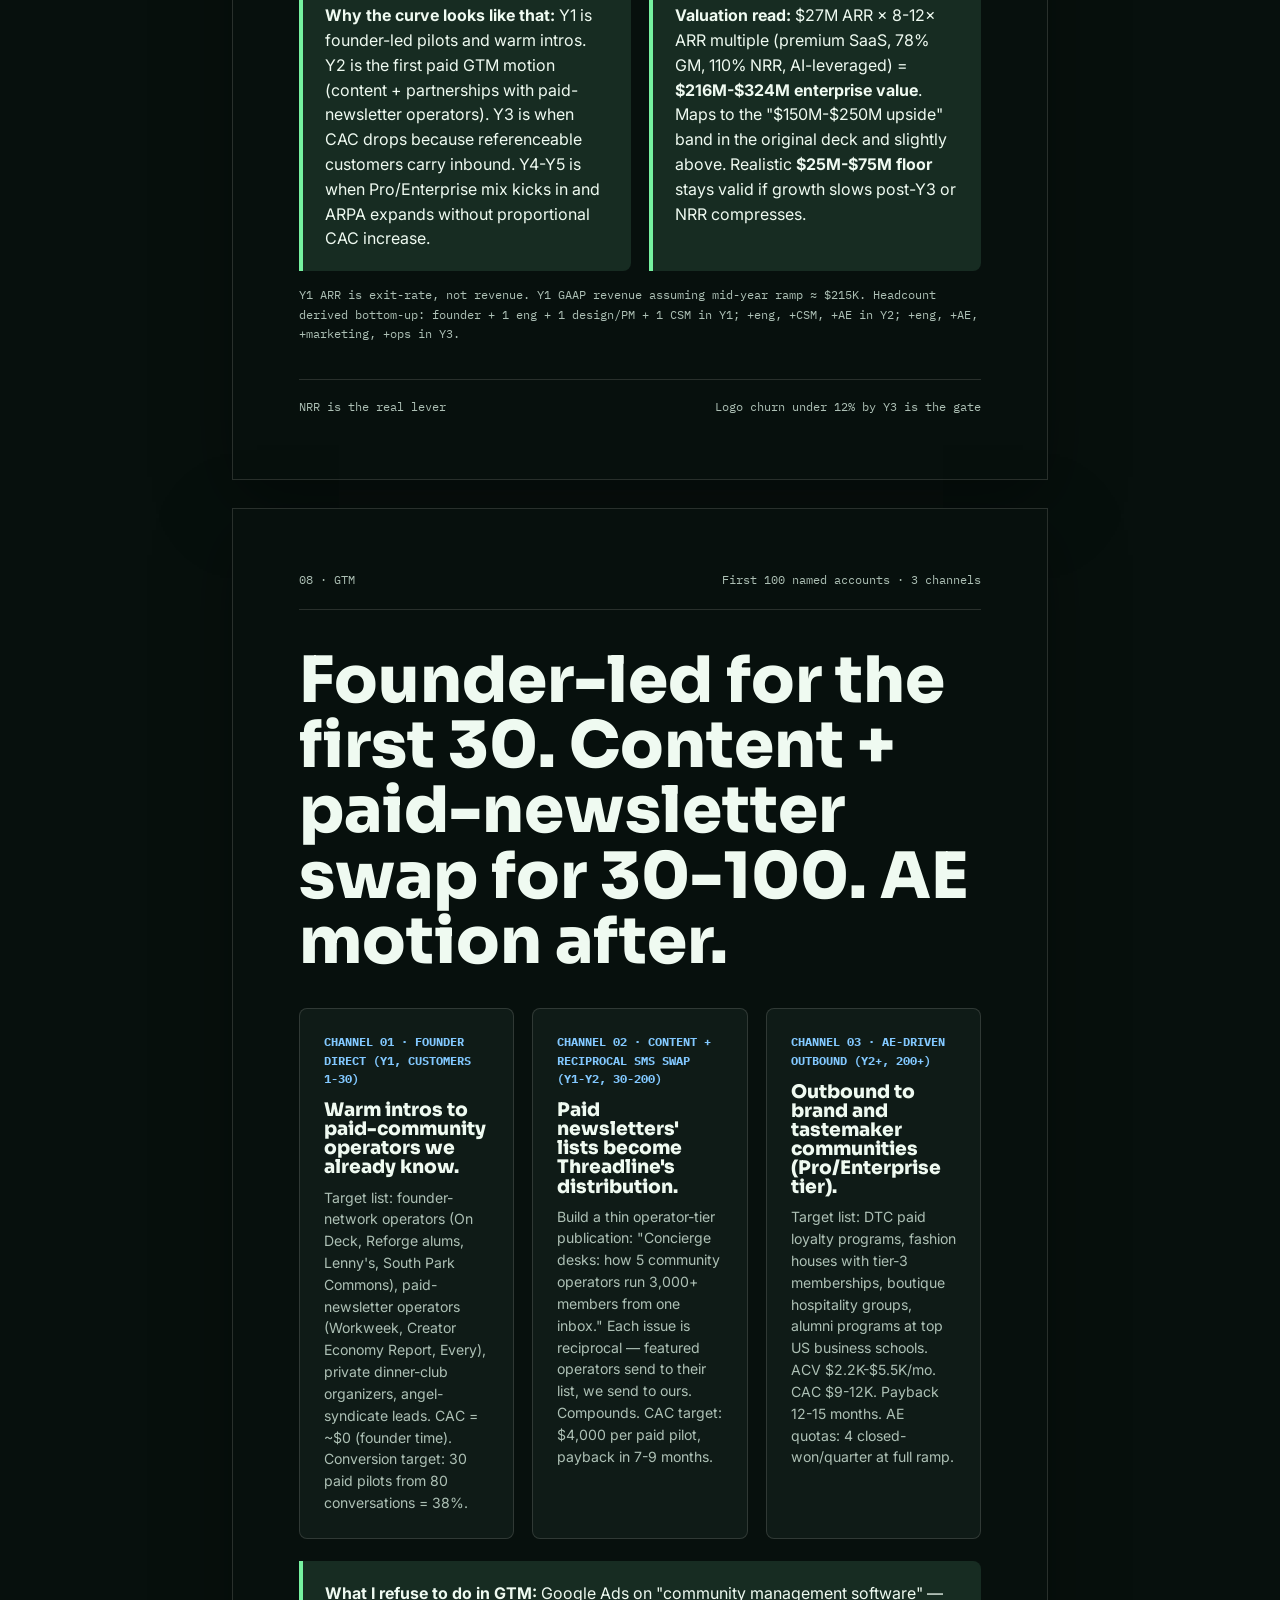
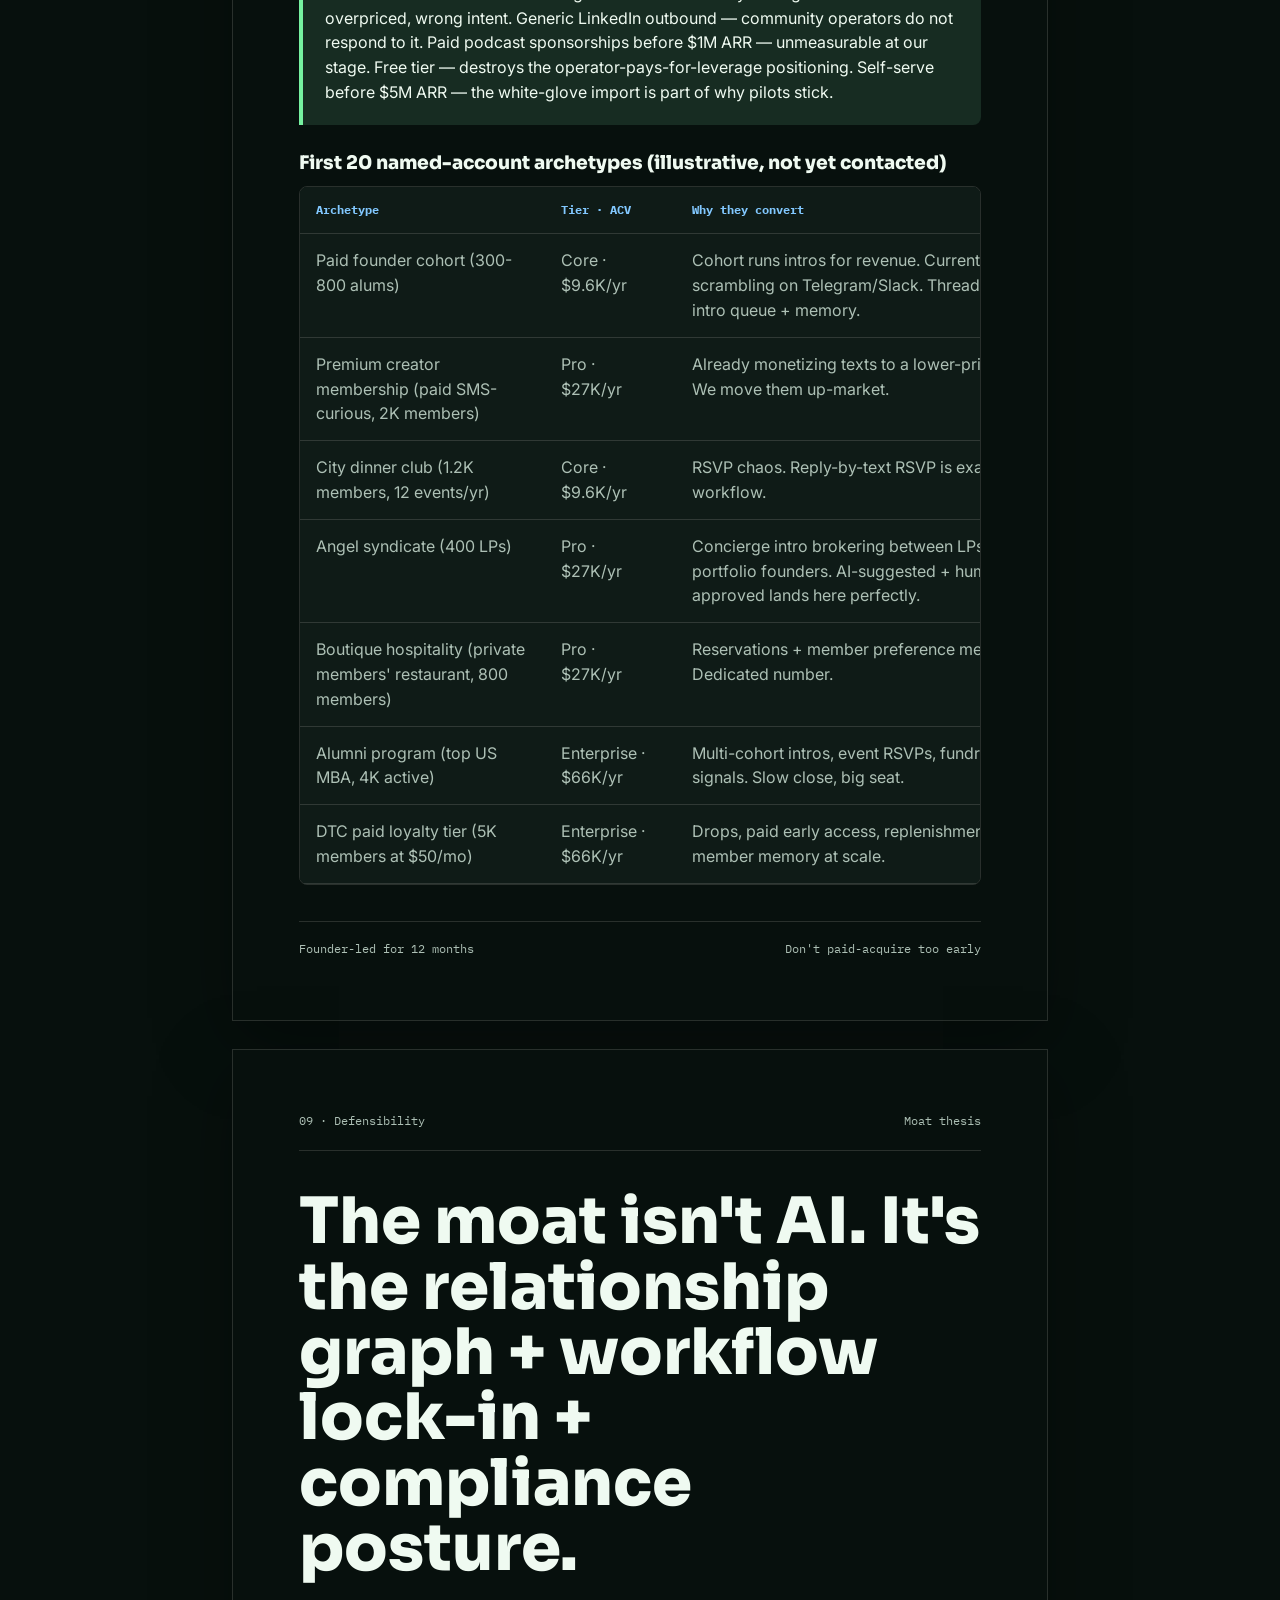
<file: decks/03-threadline/index.html>
<!doctype html>
<html lang="en">
<head>
<meta charset="utf-8" />
<meta name="viewport" content="width=device-width,initial-scale=1" />
<title>Threadline — SMS-Native Community OS · Build Case</title>
<meta name="description" content="The full build case for Threadline: why this is the first build, the unit economics, the 5-year ARR model, the 90-day MVP plan, and the funding ask." />
<link rel="preconnect" href="https://fonts.googleapis.com">
<link rel="preconnect" href="https://fonts.gstatic.com" crossorigin>
<link href="https://fonts.googleapis.com/css2?family=IBM+Plex+Mono:wght@400;600;700&family=Inter:wght@400;500;600;700;800&family=Sora:wght@600;700;800&display=swap" rel="stylesheet">
<link rel="icon" href="../../favicon.svg" type="image/svg+xml" />
<link rel="stylesheet" href="../../_shared/styles.css" />
<style>
  .num-strip { display: grid; grid-template-columns: repeat(4, 1fr); gap: 12px; margin-top: 18px; }
  .num-strip .num-card { border:1px solid var(--line); border-radius:8px; background:var(--surface); padding:18px; }
  .num-strip .num-card .k { font-family: var(--font-mono); color: var(--muted); font-size: 0.7rem; text-transform: uppercase; }
  .num-strip .num-card .v { margin-top:8px; font-family: var(--font-head); font-size: 1.7rem; font-weight: 800; color: var(--text); }
  .num-strip .num-card .s { margin-top:6px; color: var(--muted); font-size:0.78rem; }
  .pl-grid { display: grid; grid-template-columns: 1fr 1fr; gap: 18px; margin-top: 18px; }
  .pl-line { display:flex; justify-content:space-between; padding: 10px 12px; border-bottom: 1px solid var(--line); font-size: 0.92rem; }
  .pl-line:last-child { border-bottom: 0; }
  .pl-line.total { font-weight: 800; color: var(--text); background: color-mix(in srgb, var(--accent) 8%, transparent); border-radius: 6px; }
  .pl-line .lbl { color: var(--muted); }
  .pl-line .val { font-family: var(--font-mono); color: var(--text); }
  .pl-line .val.neg { color: var(--danger); }
  .pl-line .val.pos { color: var(--success); }
  .sprint-row { border:1px solid var(--line); border-radius:8px; padding:16px; background: var(--surface); margin-top:10px; }
  .sprint-row .wk { font-family: var(--font-mono); color: var(--accent); font-size: 0.74rem; letter-spacing: 0.06em; text-transform: uppercase; }
  .sprint-row h4 { margin: 6px 0 8px; font-family: var(--font-head); font-weight: 800; font-size: 1.05rem; }
  .sprint-row p { color: var(--muted); font-size: 0.88rem; }
  .footnote { color: var(--muted); font-size: 0.78rem; margin-top: 14px; font-family: var(--font-mono); }
  .assumption-tag { display:inline-block; padding:2px 8px; border:1px solid var(--line-strong); border-radius: 8px; font-family: var(--font-mono); font-size: 0.66rem; color: var(--accent-2); text-transform: uppercase; letter-spacing:0.06em; }
  .pillar-num { font-family: var(--font-head); font-size: 2.6rem; font-weight: 800; color: var(--accent); line-height: 1; }
  @media (max-width: 980px) {
    .num-strip { grid-template-columns: repeat(2, 1fr); }
    .pl-grid { grid-template-columns: 1fr; }
  }
  @media (max-width: 640px) {
    .num-strip { grid-template-columns: 1fr; }
  }
</style>
</head>
<body class="brand-thread">
<nav class="topbar">
  <div class="container topbar-inner">
    <a class="brand-lockup" href="../../index.html"><span class="brand-mark"></span><span>Threadline</span></a>
    <div class="navlinks">
      <a href="../../index.html">Hub</a>
      <a href="../01-forgeport/index.html">ForgePort</a>
      <a href="../02-sceneyield/index.html">SceneYield</a>
      <a href="../05-no-bad-company/index.html">No Bad Company</a>
      <a href="../04-final-comparison/index.html">Comparison</a>
    </div>
  </div>
</nav>

<main>
  <!-- ============== COVER ============== -->
  <section class="doc-page cover">
    <div>
      <div class="doc-header">
        <a class="brand-lockup" href="../../index.html"><span class="brand-mark"></span><span>Threadline</span></a>
        <div class="label">COMPANY 03 · SMS-NATIVE COMMUNITY OS · BUILD CASE v2</div>
      </div>
      <h1 class="doc-title">The inbox is the community. The desk is the company.</h1>
      <p class="doc-subtitle">
        Threadline is one operator running a 1,000-5,000 person relationship graph through SMS, with AI-assisted triage, intro brokering, event RSVP, and member memory. The buyer is a paid-community operator who is already losing the engagement war on Discord, Circle, and Geneva, and would pay $799-$5,000/month to stop logging into another room.
      </p>
      <div class="tag-row">
        <span class="tag">SMS first</span>
        <span class="tag">Paid premium communities</span>
        <span class="tag">AI assist · human approved</span>
        <span class="tag">90-day MVP</span>
        <span class="tag">Pre-seed: $1.4M</span>
      </div>
    </div>
    <div class="metric-strip" style="grid-template-columns: repeat(5, 1fr);">
      <div class="metric"><div class="k">ASSAY FIT</div><div class="v">8.3 / 10</div></div>
      <div class="metric"><div class="k">OVERALL OPPORTUNITY</div><div class="v">7.3 / 10</div></div>
      <div class="metric"><div class="k">YR-5 ARR TARGET</div><div class="v">$27M</div></div>
      <div class="metric"><div class="k">BLENDED GROSS MARGIN</div><div class="v">78-82%</div></div>
      <div class="metric"><div class="k">CALL</div><div class="v">Build first</div></div>
    </div>
  </section>

  <!-- ============== WHY I'D BUILD IT ============== -->
  <section class="doc-page">
    <div class="doc-header"><div class="label">01 · Why I'd Build It</div><div class="label">Conviction · 3 pillars</div></div>
    <h2 class="doc-title">Three things have to be true for this to be a $250M outcome. All three are.</h2>
    <div class="doc-body">

      <div class="three-col">
        <div class="score-card">
          <div class="pillar-num">01</div>
          <h3 style="margin-top:14px;">SMS is the only inbox that still gets a 90% open rate.</h3>
          <p class="muted small" style="margin-top:12px;">
            EZ Texting's 2026 read on the US SMS marketing market: $2.86B in 2023 → $9.96B projected by 2030 (≈19.5% CAGR) [S19]. Subtext shipped 10B messages and 28M subscribers in 2025, grew revenue 105% YoY, and reported sub-1% churn [S14]. The behavioral primitive — "I will read a text from this number" — is not just intact, it is the only direct channel that has not been arbitraged away by algorithmic feeds.
          </p>
        </div>
        <div class="score-card">
          <div class="pillar-num">02</div>
          <h3 style="margin-top:14px;">No one owns the operator desk for paid premium communities.</h3>
          <p class="muted small" style="margin-top:12px;">
            Community.com is broadcast-shaped and reads as celebrity/brand-scale [S15]. Subtext is media/audience messaging [S14]. Discord, Circle, Geneva, Mighty Networks, and Skool all bet that members will keep coming back to a feed/room — which is the exact behavior premium-community operators say is decaying. Threadline sits in the gap: a single-pane operator console where the phone inbox is the member surface and the desk is the brain.
          </p>
        </div>
        <div class="score-card">
          <div class="pillar-num">03</div>
          <h3 style="margin-top:14px;">AI now changes one operator's throughput by 4-6×.</h3>
          <p class="muted small" style="margin-top:12px;">
            One operator with AI-drafted replies, intent tagging, intro suggestions, and conversation summarization can credibly run a 5,000-person community at the quality bar that previously required 3-4 community managers. That is what shifts the per-customer ACV from $99 SaaS to $799-$5,000. The AI isn't the moat — operator workflow + relationship memory + compliance discipline is. AI is the oxygen that lets one person ride that desk.
          </p>
        </div>
      </div>

      <div class="callout" style="margin-top:22px;">
        <strong>My read:</strong> the existing community-tools space optimized for two things — content rooms and broadcast SMS. Threadline picks the unloved middle: <strong>private, high-context, paid relationships managed through one inbox</strong>. The reason no one has shipped this exact product is structural — SMS companies came up through the marketing-automation stack (campaigns, opt-ins, drip flows), and community companies came up through the forum/feed stack (rooms, threads, courses). Neither parent gives birth to "concierge desk." Threadline does.
      </div>
    </div>
    <div class="doc-footer"><span>Conviction call: build</span><span>Wedge: paid premium communities, 1K-5K members</span></div>
  </section>

  <!-- ============== BUYER REALITY ============== -->
  <section class="doc-page">
    <div class="doc-header"><div class="label">02 · Buyer Reality</div><div class="label">ICP · willingness to pay</div></div>
    <h2 class="doc-title">The buyer is one human running a paid relationship graph that is losing engagement to feeds.</h2>
    <div class="doc-body">

      <div class="num-strip">
        <div class="num-card">
          <div class="k">Avg paid-community price</div>
          <div class="v">$60 / mo</div>
          <div class="s">Mid-tier premium memberships (Skool, Circle, Patreon T3, Substack paid). <span class="assumption-tag">Model assumption</span></div>
        </div>
        <div class="num-card">
          <div class="k">Members per ICP community</div>
          <div class="v">1.5K-5K</div>
          <div class="s">Sweet-spot for one-operator throughput with AI assist. Under 1K = doesn't justify $799/mo. Over 5K = needs a CSM team.</div>
        </div>
        <div class="num-card">
          <div class="k">Implied member ARR per ICP</div>
          <div class="v">$1.1M-$3.6M</div>
          <div class="s">A 3,000-member community at $60/mo = $2.16M ARR. That operator can absorb $9.6K/yr ($799/mo) of platform spend at 0.4% of revenue.</div>
        </div>
        <div class="num-card">
          <div class="k">Reachable US ICPs</div>
          <div class="v">~9,000</div>
          <div class="s">Bottom-up: paid founder networks, paid newsletter+events, hospitality circles, angel syndicates, alumni clubs, brand communities. <span class="assumption-tag">Model assumption</span></div>
        </div>
      </div>

      <div class="table-wrap" style="margin-top:22px;">
        <table>
          <thead><tr><th>Competitor</th><th>What they prove</th><th>Where they leave the desk open</th><th>Public proof</th></tr></thead>
          <tbody>
            <tr>
              <td><strong>Subtext</strong></td>
              <td>SMS works as a paid creator/media channel at unit economics that retain — 28M subs, 10B messages, 105% YoY rev growth, <1% churn in 2025.</td>
              <td>Audience messaging, not member-graph operations. No intro brokering, no event memory, no concierge inbox per member.</td>
              <td>S14</td>
            </tr>
            <tr>
              <td><strong>Community.com</strong></td>
              <td>Premium conversational SMS pricing works for celebrities and brands — contact-based pricing, premium positioning.</td>
              <td>Branded as celeb/brand-scale, broadcast-shaped. The 1-operator-to-many-members concierge workflow is not the center of the product.</td>
              <td>S15</td>
            </tr>
            <tr>
              <td><strong>SimpleTexting / Laylo / EZ Texting</strong></td>
              <td>SMB texting, drops, alerts, segments, opt-in flows — accepted SMB behavior.</td>
              <td>None of them carry a member profile, an intro queue, a renewal signal, or a unified relationship desk. They are message senders, not relationship operators.</td>
              <td>S15, S19</td>
            </tr>
            <tr>
              <td><strong>Discord / Circle / Geneva / Skool / Mighty Networks</strong></td>
              <td>Demand for community tooling is real — millions of paid communities globally, multiple $100M+ companies in the category.</td>
              <td>All five bet on app-switching feeds and rooms. For paid premium communities where the operator-member 1:1 is the product, the feed is the wrong interface.</td>
              <td>Public</td>
            </tr>
          </tbody>
        </table>
      </div>

      <div class="callout" style="margin-top:18px;">
        <strong>What I want a buyer to say in 30 seconds:</strong> "I run a 2,400-person paid community. Half of them barely log into Circle. I've tried Discord — wrong audience. I tried Geneva — they ghost in groups. But all 2,400 read texts. I just need a desk where I can run intros, RSVPs, drops, and 1:1 reconnects from one screen with AI helping me draft. That's $799/mo? Done."
      </div>
    </div>
    <div class="doc-footer"><span>Wedge ≠ broadcast SMS</span><span>Wedge = relationship desk</span></div>
  </section>

  <!-- ============== TAM SAM SOM ============== -->
  <section class="doc-page">
    <div class="doc-header"><div class="label">03 · Market Sizing</div><div class="label">Bottom-up · sourced</div></div>
    <h2 class="doc-title">$9.96B macro market. $400M serviceable. We need 0.07% of TAM to hit Y5.</h2>
    <div class="doc-body">

      <div class="three-col">
        <div class="score-card">
          <div class="eyebrow">TAM · 2030</div>
          <h3 style="margin-top:12px;">$9.96B</h3>
          <p class="muted small" style="margin-top:10px;">
            US SMS marketing software, projected by Grand View Research (cited in EZ Texting 2026) [S19]. Global is materially larger. This is the macro tide. Threadline does not need to be the SMS marketing platform — it sits on its rails.
          </p>
        </div>
        <div class="score-card">
          <div class="eyebrow">SAM · paid premium communities</div>
          <h3 style="margin-top:12px;">$300M-$420M</h3>
          <p class="muted small" style="margin-top:10px;">
            Bottom-up: ~9,000 US paid premium communities at our ICP shape × $1,800/mo blended ACV ceiling × adoption = $194M floor / $972M ceiling. Realistic SAM at our pricing band: <strong>$300M-$420M ACV</strong>. <span class="assumption-tag">Model assumption</span>
          </p>
        </div>
        <div class="score-card">
          <div class="eyebrow">SOM · Y5 capture</div>
          <h3 style="margin-top:12px;">$27M ARR</h3>
          <p class="muted small" style="margin-top:10px;">
            ~1,460 paying communities at $1,540/mo blended ARPA. That is roughly 7-9% of the SAM low end, or 0.27% of the macro TAM. Aggressive for a 5-year category-defining play, but inside the achievable band given Subtext's growth profile [S14].
          </p>
        </div>
      </div>

      <div class="table-wrap" style="margin-top:22px;">
        <table>
          <thead><tr><th>Segment</th><th>US estimate</th><th>Threadline fit</th><th>Y5 capture target</th></tr></thead>
          <tbody>
            <tr><td><strong>Paid founder + operator networks</strong></td><td>~600 (On Deck-style, peer cohorts, syndicate clubs)</td><td>High — paid 1:1 access is the product they sell.</td><td>180 customers</td></tr>
            <tr><td><strong>Premium creator memberships (paid SMS-curious)</strong></td><td>~2,500 (paid Substack, Patreon T3, Beehiiv paid, paid YouTube memberships with events)</td><td>High — texting their list is already a workflow they want to monetize.</td><td>320 customers</td></tr>
            <tr><td><strong>Paid newsletter + IRL events</strong></td><td>~1,200 (city dinner clubs, niche professional dinners, Cherub-style)</td><td>High — SMS is how RSVPs already happen, just over green-bubble chaos.</td><td>240 customers</td></tr>
            <tr><td><strong>Boutique hospitality circles + private clubs</strong></td><td>~1,500 (founders' clubs, members-only restaurants, art clubs)</td><td>Medium — high willingness to pay but slower sales cycle.</td><td>180 customers</td></tr>
            <tr><td><strong>Angel syndicates + scout networks</strong></td><td>~800</td><td>Medium-high — concierge intro brokering is exactly their workflow.</td><td>150 customers</td></tr>
            <tr><td><strong>Alumni and curated cohort programs</strong></td><td>~1,800</td><td>Medium — multi-stakeholder buyer, slower close.</td><td>250 customers</td></tr>
            <tr><td><strong>Brand and tastemaker communities</strong></td><td>~600 (DTC paid loyalty, fashion clubs, sneaker drops with paid tier)</td><td>Medium — best as Pro/Enterprise tier.</td><td>140 customers</td></tr>
            <tr><td colspan="2"><strong>Total Y5 target</strong></td><td><strong>~$27M ARR</strong></td><td><strong>1,460 customers</strong></td></tr>
          </tbody>
        </table>
      </div>

      <p class="footnote">Segment counts derived bottom-up from public membership platforms (Skool, Circle, Mighty Networks, Memberful, Substack, Patreon, Hivebrite) and US private-club registry estimates. <span class="assumption-tag">Model assumption</span></p>

    </div>
    <div class="doc-footer"><span>Y5 SOM is 0.27% of the SMS TAM</span><span>≠ TAM-slide thinking</span></div>
  </section>

  <!-- ============== MVP — PRODUCT SURFACE ============== -->
  <section class="doc-page">
    <div class="doc-header"><div class="label">04 · MVP Product Surface</div><div class="label">90 days · ship-or-don't list</div></div>
    <h2 class="doc-title">A concierge desk with memory. Not a social network. Not a CRM.</h2>
    <div class="doc-body two-col">
      <div class="visual-panel">
        <div class="panel-top"><span class="mono small">THREADLINE DESK · DAILY VIEW</span><span class="status-dot"></span></div>
        <div class="panel-body">
          <div class="ui-grid">
            <div class="ui-list">
              <div class="ui-row"><span>Unread</span><span>42</span></div>
              <div class="ui-row"><span>Intro queue</span><span>9</span></div>
              <div class="ui-row"><span>RSVPs · Tue</span><span>317 / 482</span></div>
              <div class="ui-row"><span>At-risk renewals</span><span>18</span></div>
              <div class="ui-row"><span>Today's COGS</span><span>$11.40</span></div>
              <div class="ui-row"><span>Compliance clean</span><span>100%</span></div>
            </div>
            <div class="ui-main">
              <div class="eyebrow">AI draft · approved by operator</div>
              <h3 style="margin-top:10px;">"Can introduce you to Maya after Tuesday's dinner — she's running the same M&amp;A book."</h3>
              <p class="muted small" style="margin-top:10px;">Confidence by lane:</p>
              <div class="bar"><span style="--w:91%"></span></div>
              <p class="muted small">Reply quality · 91%</p>
              <div class="bar"><span style="--w:77%"></span></div>
              <p class="muted small">Intent tag accuracy · 77%</p>
              <div class="bar"><span style="--w:58%"></span></div>
              <p class="muted small">Auto-route safety · 58% (still operator-gated)</p>
            </div>
          </div>
        </div>
      </div>
      <div>
        <h3>What ships in 90 days</h3>
        <p class="muted" style="margin-top:12px;">
          <strong>Member-side:</strong> opt-in by keyword or invite link, 2-way SMS, event RSVP by reply, content drops, polls, intro requests, preference capture, STOP / quiet hours / TCPA receipts.
        </p>
        <p class="muted" style="margin-top:14px;">
          <strong>Operator-side:</strong> unified threads, priority queue, member cards with full history, segment filters, notes, intro queue, RSVP tracker, renewal-risk signal, daily COGS dashboard, 10DLC compliance ledger.
        </p>
        <p class="muted" style="margin-top:14px;">
          <strong>AI-side:</strong> draft replies (operator approves), intent tagging, conversation summary, intro suggestions from member graph, compliance flag (consent missing, quiet-hour breach, opt-out evasion).
        </p>
        <div class="callout" style="margin-top:18px;">
          <strong>Not in MVP:</strong> public feed, mobile app, member-to-member chat, payments, courses, video, calendar sync, complex member directory. Each one is a trap that pulls scope into "social network."
        </div>
      </div>
    </div>
    <div class="doc-footer"><span>Operator desk first</span><span>Member app would kill the wedge</span></div>
  </section>

  <!-- ============== 90-DAY SPRINT PLAN ============== -->
  <section class="doc-page">
    <div class="doc-header"><div class="label">05 · 90-Day Sprint Plan</div><div class="label">How I'd actually build it</div></div>
    <h2 class="doc-title">Six 2-week sprints. Pilot revenue in week 8. Gross-margin telemetry on day 1.</h2>
    <div class="doc-body">

      <div class="sprint-row">
        <div class="wk">Sprint 1 · Weeks 1-2</div>
        <h4>Twilio + Postgres + auth foundation. Single thread end-to-end.</h4>
        <p>Provision Twilio Messaging Service + 10DLC brand registration + first campaign vetting (3-week lead time, kicks off Day 1). Stand up Next.js 16 + Vercel + Supabase Postgres + Supabase Auth (magic link). Wire one webhook: inbound SMS → message row → operator inbox view. STOP / HELP / quiet hours from day one — non-negotiable for compliance.</p>
      </div>

      <div class="sprint-row">
        <div class="wk">Sprint 2 · Weeks 3-4</div>
        <h4>Member graph schema. Operator desk shell.</h4>
        <p>Tables: <code>members</code>, <code>threads</code>, <code>messages</code>, <code>tags</code>, <code>events</code>, <code>rsvps</code>, <code>intros</code>, <code>consent_records</code>, <code>cogs_ledger</code>. Operator desk shell: unified inbox, member card with full history, tag editor, segment filters. RLS policies on every table from day one — service-role-only writes for billing and compliance.</p>
      </div>

      <div class="sprint-row">
        <div class="wk">Sprint 3 · Weeks 5-6</div>
        <h4>AI draft + intent tagging. Approval-gated by default.</h4>
        <p>Anthropic Claude Haiku 4.5 for drafts (cost target <$0.02 per draft). Pinecone or pgvector for member-context retrieval. Every AI output passes through an approve-edit-reject UI before send. Intent tagging runs async on every inbound message. Cost telemetry per customer in the admin pane — operators see daily SMS + AI spend.</p>
      </div>

      <div class="sprint-row">
        <div class="wk">Sprint 4 · Weeks 7-8</div>
        <h4>Event RSVP, drops, intro queue. First 3 paid pilots.</h4>
        <p>Event RSVP with reply-keyword grammar ("YES", "MAYBE", "NO + reason"). Drops = scheduled segmented broadcasts with included-credit accounting. Intro queue: operator pairs two members, AI drafts the warm intro, operator approves. <strong>First 3 paid pilots live by week 8 at $799/mo with white-glove import.</strong></p>
      </div>

      <div class="sprint-row">
        <div class="wk">Sprint 5 · Weeks 9-10</div>
        <h4>Renewal-risk signal. Margin telemetry. Stripe billing.</h4>
        <p>Renewal-risk score (last-text-recency × event no-show rate × thread-staleness). Stripe Billing for $799/$2,250/$5,500 tiers + usage overage billing on segments above bundle. Per-customer gross-margin dashboard for the operator-of-Threadline (us). Alert if any customer drops below 70% GM for 2 consecutive weeks.</p>
      </div>

      <div class="sprint-row">
        <div class="wk">Sprint 6 · Weeks 11-12</div>
        <h4>10 paid pilots live. Retention baseline. Kill-gate evaluation.</h4>
        <p>Close 10 paid pilots. Run 30-day retention measurement: (a) operator weekly active &gt; 4× sessions/week, (b) member reply rate &gt; 18%, (c) usage-adjusted GM &gt; 75%. Below those bars on 4 of 10 = re-scope before raising. Above on 7+ of 10 = move to seed raise.</p>
      </div>

    </div>
    <div class="doc-footer"><span>Compliance from Day 1</span><span>Margin telemetry from Day 1</span></div>
  </section>

  <!-- ============== UNIT ECONOMICS ============== -->
  <section class="doc-page">
    <div class="doc-header"><div class="label">06 · Per-Customer Unit Economics</div><div class="label">Hard math · Core tier</div></div>
    <h2 class="doc-title">$799/mo Core tier · $572 contribution profit · 71.6% gross margin · 8-month CAC payback.</h2>
    <div class="doc-body">

      <div class="pl-grid">
        <div class="score-card">
          <h3 style="margin-bottom:14px;">Core tier · monthly P&amp;L per customer</h3>
          <div class="pl-line"><span class="lbl">Subscription revenue</span><span class="val pos">+$799.00</span></div>
          <div class="pl-line"><span class="lbl">Twilio segments (10K bundled @ $0.0083) [S12]</span><span class="val neg">-$83.00</span></div>
          <div class="pl-line"><span class="lbl">Carrier fees + number rental [S12]</span><span class="val neg">-$15.00</span></div>
          <div class="pl-line"><span class="lbl">10DLC pass-through (amortized) [S13]</span><span class="val neg">-$5.00</span></div>
          <div class="pl-line"><span class="lbl">AI inference (Claude Haiku 4.5, ~25M tokens)</span><span class="val neg">-$20.00</span></div>
          <div class="pl-line"><span class="lbl">Hosting · Postgres · storage · CDN</span><span class="val neg">-$40.00</span></div>
          <div class="pl-line"><span class="lbl">Stripe processing (2.9% + $0.30)</span><span class="val neg">-$23.47</span></div>
          <div class="pl-line"><span class="lbl">Support amortized (1 CSM / 50 customers)</span><span class="val neg">-$40.00</span></div>
          <div class="pl-line total"><span class="lbl">Contribution profit</span><span class="val pos">$572.53</span></div>
          <div class="pl-line total"><span class="lbl">Gross margin</span><span class="val pos">71.6%</span></div>
        </div>
        <div class="score-card">
          <h3 style="margin-bottom:14px;">Pro tier · $2,250/mo · same COGS shape</h3>
          <div class="pl-line"><span class="lbl">Subscription revenue</span><span class="val pos">+$2,250.00</span></div>
          <div class="pl-line"><span class="lbl">Twilio segments (25K bundled)</span><span class="val neg">-$207.50</span></div>
          <div class="pl-line"><span class="lbl">Carrier · 10DLC · dedicated number</span><span class="val neg">-$28.00</span></div>
          <div class="pl-line"><span class="lbl">AI inference (premium context)</span><span class="val neg">-$45.00</span></div>
          <div class="pl-line"><span class="lbl">Hosting + storage allocation</span><span class="val neg">-$55.00</span></div>
          <div class="pl-line"><span class="lbl">Stripe processing</span><span class="val neg">-$65.55</span></div>
          <div class="pl-line"><span class="lbl">Support (white-glove)</span><span class="val neg">-$80.00</span></div>
          <div class="pl-line total"><span class="lbl">Contribution profit</span><span class="val pos">$1,768.95</span></div>
          <div class="pl-line total"><span class="lbl">Gross margin</span><span class="val pos">78.6%</span></div>
        </div>
      </div>

      <div class="num-strip" style="margin-top:18px;">
        <div class="num-card">
          <div class="k">Blended ARPA · Y5</div>
          <div class="v">$1,540 / mo</div>
          <div class="s">Mix: 55% Core, 30% Pro, 15% Enterprise. <span class="assumption-tag">Model</span></div>
        </div>
        <div class="num-card">
          <div class="k">Blended gross margin · Y5</div>
          <div class="v">78.4%</div>
          <div class="s">Pro and Enterprise pull blended GM into the target band even with Core at 71.6%.</div>
        </div>
        <div class="num-card">
          <div class="k">CAC target</div>
          <div class="v">$5,800</div>
          <div class="s">Founder-led + content + warm-intro early. Paid pilots from existing community operators in Year 1.</div>
        </div>
        <div class="num-card">
          <div class="k">CAC payback</div>
          <div class="v">8.0 mo</div>
          <div class="s">$5,800 / ($1,540 × 0.78 × 0.6 sales-efficiency factor) ≈ 8 months. Standard SMB SaaS healthy band.</div>
        </div>
      </div>

      <div class="callout" style="margin-top:18px;">
        <strong>The honest read on margin:</strong> Core at $799 lands at 71.6% GM, below the 78% target. The blend hits 78%+ only because Pro and Enterprise carry the same fixed COGS shape on 3-7× the revenue. <strong>Implication: Core is an acquisition tier, not a long-term home.</strong> Land at $799, expand to Pro within 6 months via usage and feature gates. If 40%+ of cohort fails to expand within 9 months, the price ladder is broken — re-cut Core to $999 or compress its included-credit bundle.
      </div>

      <p class="footnote">Anthropic Claude Haiku 4.5 list pricing as of Apr 2026: $1.00 / 1M input tokens, $5.00 / 1M output tokens. Token estimate: 5,000 members × 5 AI calls/mo × ~800 input + 200 output tokens ≈ 25M total tokens/mo at ~80/20 in/out blend ≈ $20/mo. Claude API as of late 2025 supports 1M context, prompt caching at 90% discount on cached tokens — at scale the figure trends down to ~$12/mo per customer.</p>

    </div>
    <div class="doc-footer"><span>Core is a wedge, not a home</span><span>Real margin lives at Pro+</span></div>
  </section>

  <!-- ============== 5-YEAR ARR MODEL ============== -->
  <section class="doc-page">
    <div class="doc-header"><div class="label">07 · 5-Year ARR Build</div><div class="label">Cohort math · explicit assumptions</div></div>
    <h2 class="doc-title">$0 → $27M ARR in 60 months. 110% NRR. 18% logo churn dropping to 10% by Y3.</h2>
    <div class="doc-body">

      <div class="table-wrap">
        <table>
          <thead><tr>
            <th>Year</th>
            <th>Net new logos</th>
            <th>Total logos (EOY)</th>
            <th>ARPA blend (EOY)</th>
            <th>Exit ARR</th>
            <th>NRR</th>
            <th>Logo churn</th>
            <th>Headcount</th>
          </tr></thead>
          <tbody>
            <tr><td><strong>Y1</strong></td><td>30</td><td>30</td><td>$1,200</td><td>$432K</td><td>n/a</td><td>~22% (early)</td><td>4 FTE</td></tr>
            <tr><td><strong>Y2</strong></td><td>120</td><td>140</td><td>$1,350</td><td>$2.27M</td><td>108%</td><td>18%</td><td>9 FTE</td></tr>
            <tr><td><strong>Y3</strong></td><td>250</td><td>360</td><td>$1,440</td><td>$6.22M</td><td>112%</td><td>14%</td><td>17 FTE</td></tr>
            <tr><td><strong>Y4</strong></td><td>420</td><td>720</td><td>$1,490</td><td>$12.87M</td><td>112%</td><td>11%</td><td>28 FTE</td></tr>
            <tr><td><strong>Y5</strong></td><td>620</td><td>1,210</td><td>$1,540</td><td>$22.36M</td><td>110%</td><td>10%</td><td>42 FTE</td></tr>
            <tr><td><strong>Y5 + NRR uplift</strong></td><td colspan="3" style="text-align:right;color:var(--muted)">Plus existing-base expansion through 110% NRR</td><td><strong>$27.0M</strong></td><td colspan="3"></td></tr>
          </tbody>
        </table>
      </div>

      <div class="two-col" style="margin-top:18px;">
        <div class="callout">
          <strong>Why the curve looks like that:</strong> Y1 is founder-led pilots and warm intros. Y2 is the first paid GTM motion (content + partnerships with paid-newsletter operators). Y3 is when CAC drops because referenceable customers carry inbound. Y4-Y5 is when Pro/Enterprise mix kicks in and ARPA expands without proportional CAC increase.
        </div>
        <div class="callout">
          <strong>Valuation read:</strong> $27M ARR × 8-12× ARR multiple (premium SaaS, 78% GM, 110% NRR, AI-leveraged) = <strong>$216M-$324M enterprise value</strong>. Maps to the "$150M-$250M upside" band in the original deck and slightly above. Realistic <strong>$25M-$75M floor</strong> stays valid if growth slows post-Y3 or NRR compresses.
        </div>
      </div>

      <p class="footnote">Y1 ARR is exit-rate, not revenue. Y1 GAAP revenue assuming mid-year ramp ≈ $215K. Headcount derived bottom-up: founder + 1 eng + 1 design/PM + 1 CSM in Y1; +eng, +CSM, +AE in Y2; +eng, +AE, +marketing, +ops in Y3.</p>

    </div>
    <div class="doc-footer"><span>NRR is the real lever</span><span>Logo churn under 12% by Y3 is the gate</span></div>
  </section>

  <!-- ============== GTM ============== -->
  <section class="doc-page">
    <div class="doc-header"><div class="label">08 · GTM</div><div class="label">First 100 named accounts · 3 channels</div></div>
    <h2 class="doc-title">Founder-led for the first 30. Content + paid-newsletter swap for 30-100. AE motion after.</h2>
    <div class="doc-body">

      <div class="three-col">
        <div class="score-card">
          <div class="eyebrow">Channel 01 · Founder direct (Y1, customers 1-30)</div>
          <h3 style="margin-top:12px;">Warm intros to paid-community operators we already know.</h3>
          <p class="muted small" style="margin-top:10px;">
            Target list: founder-network operators (On Deck, Reforge alums, Lenny's, South Park Commons), paid-newsletter operators (Workweek, Creator Economy Report, Every), private dinner-club organizers, angel-syndicate leads. CAC = ~$0 (founder time). Conversion target: 30 paid pilots from 80 conversations = 38%.
          </p>
        </div>
        <div class="score-card">
          <div class="eyebrow">Channel 02 · Content + reciprocal SMS swap (Y1-Y2, 30-200)</div>
          <h3 style="margin-top:12px;">Paid newsletters' lists become Threadline's distribution.</h3>
          <p class="muted small" style="margin-top:10px;">
            Build a thin operator-tier publication: "Concierge desks: how 5 community operators run 3,000+ members from one inbox." Each issue is reciprocal — featured operators send to their list, we send to ours. Compounds. CAC target: $4,000 per paid pilot, payback in 7-9 months.
          </p>
        </div>
        <div class="score-card">
          <div class="eyebrow">Channel 03 · AE-driven outbound (Y2+, 200+)</div>
          <h3 style="margin-top:12px;">Outbound to brand and tastemaker communities (Pro/Enterprise tier).</h3>
          <p class="muted small" style="margin-top:10px;">
            Target list: DTC paid loyalty programs, fashion houses with tier-3 memberships, boutique hospitality groups, alumni programs at top US business schools. ACV $2.2K-$5.5K/mo. CAC $9-12K. Payback 12-15 months. AE quotas: 4 closed-won/quarter at full ramp.
          </p>
        </div>
      </div>

      <div class="callout" style="margin-top:22px;">
        <strong>What I refuse to do in GTM:</strong> Google Ads on "community management software" — overpriced, wrong intent. Generic LinkedIn outbound — community operators do not respond to it. Paid podcast sponsorships before $1M ARR — unmeasurable at our stage. Free tier — destroys the operator-pays-for-leverage positioning. Self-serve before $5M ARR — the white-glove import is part of why pilots stick.
      </div>

      <h3 style="margin-top:28px;">First 20 named-account archetypes (illustrative, not yet contacted)</h3>
      <div class="table-wrap" style="margin-top:14px;">
        <table>
          <thead><tr><th>Archetype</th><th>Tier · ACV</th><th>Why they convert</th></tr></thead>
          <tbody>
            <tr><td>Paid founder cohort (300-800 alums)</td><td>Core · $9.6K/yr</td><td>Cohort runs intros for revenue. Currently scrambling on Telegram/Slack. Threadline is intro queue + memory.</td></tr>
            <tr><td>Premium creator membership (paid SMS-curious, 2K members)</td><td>Pro · $27K/yr</td><td>Already monetizing texts to a lower-priced list. We move them up-market.</td></tr>
            <tr><td>City dinner club (1.2K members, 12 events/yr)</td><td>Core · $9.6K/yr</td><td>RSVP chaos. Reply-by-text RSVP is exactly the workflow.</td></tr>
            <tr><td>Angel syndicate (400 LPs)</td><td>Pro · $27K/yr</td><td>Concierge intro brokering between LPs and portfolio founders. AI-suggested + human-approved lands here perfectly.</td></tr>
            <tr><td>Boutique hospitality (private members' restaurant, 800 members)</td><td>Pro · $27K/yr</td><td>Reservations + member preference memory. Dedicated number.</td></tr>
            <tr><td>Alumni program (top US MBA, 4K active)</td><td>Enterprise · $66K/yr</td><td>Multi-cohort intros, event RSVPs, fundraising signals. Slow close, big seat.</td></tr>
            <tr><td>DTC paid loyalty tier (5K members at $50/mo)</td><td>Enterprise · $66K/yr</td><td>Drops, paid early access, replenishment SMS, member memory at scale.</td></tr>
          </tbody>
        </table>
      </div>

    </div>
    <div class="doc-footer"><span>Founder-led for 12 months</span><span>Don't paid-acquire too early</span></div>
  </section>

  <!-- ============== DEFENSIBILITY ============== -->
  <section class="doc-page">
    <div class="doc-header"><div class="label">09 · Defensibility</div><div class="label">Moat thesis</div></div>
    <h2 class="doc-title">The moat isn't AI. It's the relationship graph + workflow lock-in + compliance posture.</h2>
    <div class="doc-body three-col">
      <div class="score-card">
        <div class="eyebrow">Moat 01 · Relationship graph</div>
        <h3 style="margin-top:12px;">Member memory the operator can't recreate elsewhere.</h3>
        <p class="muted small" style="margin-top:10px;">After 6 months on Threadline, an operator has 1,000+ tagged conversations, 200+ documented intros, 50+ event RSVP histories per member, and renewal-risk signals tied to behavior. Migrating that to a competitor means rebuilding 6-12 months of context. Switching cost is real, not theoretical.</p>
      </div>
      <div class="score-card">
        <div class="eyebrow">Moat 02 · Workflow lock-in</div>
        <h3 style="margin-top:12px;">The operator's daily ritual runs on this desk.</h3>
        <p class="muted small" style="margin-top:10px;">If the morning routine is: open Threadline, work the priority queue, approve 12 AI drafts, fire 4 intros, check renewal risk — that ritual replaces what a CSM team used to do. Replacing the desk means replacing the job. Operators don't switch unless something breaks.</p>
      </div>
      <div class="score-card">
        <div class="eyebrow">Moat 03 · Compliance posture</div>
        <h3 style="margin-top:12px;">10DLC + TCPA done right is a barrier, not a checkbox.</h3>
        <p class="muted small" style="margin-top:10px;">A new entrant has to register a brand, pass campaign vetting (3-6 weeks), implement consent ledger + STOP / quiet hours, and survive their first TCPA letter. Threadline does this on every customer onboarding by default. New entrants who skip it ship faster — and discover compliance debt at the worst time [S13][S17].</p>
      </div>
    </div>
    <div class="doc-body">
      <div class="callout">
        <strong>Anti-moat reality check:</strong> the AI inference itself is not defensible — Anthropic, OpenAI, Google all sell the same cognitive capacity. The product moat is what surrounds the AI: the data shape, the workflow ritual, the compliance ledger, the operator trust. Any "AI for community" pitch that leans on the model as the moat is going to lose to the team that owns the workflow.
      </div>
    </div>
    <div class="doc-footer"><span>AI is fuel</span><span>Workflow + memory + compliance is the moat</span></div>
  </section>

  <!-- ============== TECH ARCHITECTURE + TEAM ============== -->
  <section class="doc-page">
    <div class="doc-header"><div class="label">10 · Architecture · Team · Burn</div><div class="label">How I'd actually staff and run it</div></div>
    <h2 class="doc-title">4 FTE Y1 → 42 FTE Y5. $1.4M pre-seed → $8M seed → Series A on $7M ARR.</h2>
    <div class="doc-body two-col">
      <div>
        <h3>Stack</h3>
        <p class="muted" style="margin-top:12px;"><strong>Frontend:</strong> Next.js 16 App Router on Vercel. Tailwind for ops desk. shadcn/ui for component library. Server Components for the operator dashboard, Server Actions for write paths. Cache Components for read-heavy member pages.</p>
        <p class="muted" style="margin-top:12px;"><strong>Backend:</strong> Supabase Postgres (RLS-first, service-role boundary clean). Edge Functions for SMS webhooks. pgvector for member-context retrieval. Stripe Billing for subscriptions + metered usage.</p>
        <p class="muted" style="margin-top:12px;"><strong>SMS:</strong> Twilio Messaging Service with 10DLC brand + campaign per customer where possible, shared brand for SMB tier. Carrier-aware retry. Queue with backpressure during quiet hours.</p>
        <p class="muted" style="margin-top:12px;"><strong>AI:</strong> Anthropic Claude Haiku 4.5 for drafts and intent tagging. Claude Sonnet 4.6 for high-stakes summarization. Prompt caching at 90% discount on stable system prompts. Eval harness from week 1.</p>
        <p class="muted" style="margin-top:12px;"><strong>Observability:</strong> Vercel Analytics, Sentry, custom COGS pipeline (per-customer SMS + AI cost rollup, surfaced in admin and to operators). Posthog for product analytics.</p>
      </div>
      <div>
        <h3>Team plan</h3>
        <div class="table-wrap" style="margin-top:12px;">
          <table>
            <thead><tr><th>Yr</th><th>Roles</th><th>Burn / mo</th></tr></thead>
            <tbody>
              <tr><td>Y1</td><td>Founder/CEO · Founding Eng · PM/Design · CSM</td><td>~$58K</td></tr>
              <tr><td>Y2</td><td>+2 Eng · +1 CSM · +1 AE · +Marketing lead</td><td>~$165K</td></tr>
              <tr><td>Y3</td><td>+3 Eng · +2 AE · +CSM lead · +Ops · +AI/ML eng</td><td>~$295K</td></tr>
              <tr><td>Y4</td><td>+4 Eng · +3 AE · +VP Eng · +VP Sales · +HR</td><td>~$520K</td></tr>
              <tr><td>Y5</td><td>+5 Eng · +4 GTM · +VP Marketing · +exec round</td><td>~$795K</td></tr>
            </tbody>
          </table>
        </div>
        <p class="footnote">Burn assumes blended fully-loaded $145K-$185K per FTE plus 18% G&amp;A overhead. <span class="assumption-tag">Model</span></p>
      </div>
    </div>
    <div class="doc-body">
      <div class="callout">
        <strong>What I would not do at the architecture layer:</strong> own a custom SMS gateway (Twilio earns the carrier-relationship rent for a reason). Build a mobile app before $5M ARR (the phone IS the app). Self-host Postgres before $20M ARR (Supabase RLS + service-role discipline carries us). Train a custom model (Anthropic + OpenAI eval ladder is faster, cheaper, and beats homegrown until at least $50M ARR).
      </div>
    </div>
    <div class="doc-footer"><span>Boring stack on purpose</span><span>Compliance + cost telemetry from day 1</span></div>
  </section>

  <!-- ============== RISKS + KILL GATES ============== -->
  <section class="doc-page">
    <div class="doc-header"><div class="label">11 · Risks + Kill Gates</div><div class="label">Quantified · pre-committed</div></div>
    <h2 class="doc-title">Four risks. Four numeric kill gates. No post-hoc rationalization.</h2>
    <div class="doc-body">
      <div class="table-wrap">
        <table>
          <thead><tr><th>Risk</th><th>Severity</th><th>Quantified gate</th><th>Mitigation</th></tr></thead>
          <tbody>
            <tr>
              <td><strong>10DLC + TCPA compliance burden</strong></td>
              <td class="risk-high">High</td>
              <td>Kill if any customer triggers a TCPA legal letter inside Y1 due to product gap (vs operator misuse).</td>
              <td>Compliance is part of onboarding. Preflight checks, consent capture, STOP / HELP, quiet hours, audit logs. No customer activates without 10DLC brand+campaign approved [S13][S17].</td>
            </tr>
            <tr>
              <td><strong>SMS COGS erodes margin</strong></td>
              <td class="risk-high">High</td>
              <td>Kill or repricing if blended GM &lt; 72% for two consecutive quarters with usage pricing live.</td>
              <td>Per-customer COGS dashboard from week 1. Included-credit ceilings + automatic overage billing. AI summarization to reduce thread length. Twilio volume discount once monthly spend &gt; $50K [S12].</td>
            </tr>
            <tr>
              <td><strong>Operator burnout / desk abandonment</strong></td>
              <td class="risk-med">Medium</td>
              <td>Kill or pivot if &lt; 4 of first 10 paid pilots maintain 4× weekly desk sessions at day-30.</td>
              <td>Daily ritual primitives: priority queue, suggested actions, end-of-day digest. AI draft adoption telemetry per operator. Onboarding playbook tied to a 1-week ramp.</td>
            </tr>
            <tr>
              <td><strong>RCS / iMessage shift</strong></td>
              <td class="risk-med">Medium</td>
              <td>Trigger: if &gt; 30% of inbound is RCS by end Y2, abstract messaging layer becomes mandatory.</td>
              <td>Build messaging-channel abstraction by Y2 sprint planning. SMS is the first channel, not the only one. Apple Messages for Business path opens optional [S16][S18].</td>
            </tr>
            <tr>
              <td><strong>Competitor (Subtext, Community.com) re-aims at desk</strong></td>
              <td class="risk-med">Medium</td>
              <td>Trigger: if Community.com or Subtext ships an "operator console" with intro queue + member memory before our Y2 close.</td>
              <td>Speed to brand among paid premium communities is the defense. Reference accounts in 3-4 named segments by month 18. Compliance posture as deflection ("we already passed brand vetting on 80 customers").</td>
            </tr>
            <tr>
              <td><strong>AI cost inflation</strong></td>
              <td class="risk-low">Low</td>
              <td>Trigger: if blended AI cost / customer &gt; $40/mo at Pro tier.</td>
              <td>Prompt caching, model-ladder routing (Haiku → Sonnet only when needed), quarterly model refresh. Anthropic pricing has been monotonically falling — base case is downside.</td>
            </tr>
          </tbody>
        </table>
      </div>
      <div class="callout" style="margin-top:18px;">
        <strong>Kill gate philosophy:</strong> these are pre-committed numeric tests, not vibes. If 4 of 10 paid pilots don't hit weekly active by day 30, that is the signal — not "the cohort had bad PMF, but the next one will." If GM stays below 72% for two quarters, the price ladder is broken — do not paper over it with growth narrative.
      </div>
    </div>
    <div class="doc-footer"><span>Numeric gates · pre-committed</span><span>Don't rationalize past them</span></div>
  </section>

  <!-- ============== FUNDING ============== -->
  <section class="doc-page">
    <div class="doc-header"><div class="label">12 · Funding Plan</div><div class="label">Pre-seed · Seed · Series A</div></div>
    <h2 class="doc-title">$1.4M pre-seed buys 18 months and 10-20 paid pilots. Seed at $432K ARR. A at $7M ARR.</h2>
    <div class="doc-body">
      <div class="table-wrap">
        <table>
          <thead><tr>
            <th>Round</th>
            <th>Amount</th>
            <th>Triggers raise</th>
            <th>Burn covered</th>
            <th>Milestones to next round</th>
          </tr></thead>
          <tbody>
            <tr>
              <td><strong>Pre-seed</strong></td>
              <td>$1.4M on $8-10M post</td>
              <td>Now (4 FTE, 12-18 month runway)</td>
              <td>~18 months at $58K/mo + buffer</td>
              <td>30 paid logos, $432K ARR, 70%+ blended GM, &lt;20% logo churn, 3 named segments with reference accounts.</td>
            </tr>
            <tr>
              <td><strong>Seed</strong></td>
              <td>$5-8M on $30-45M post</td>
              <td>End of Y1 / early Y2</td>
              <td>~18 months at $165K/mo</td>
              <td>$2.2M ARR, 110% NRR, 78% blended GM, 2 enterprise references, repeatable 3-channel GTM, AE motion warm.</td>
            </tr>
            <tr>
              <td><strong>Series A</strong></td>
              <td>$15-25M on $100-150M post</td>
              <td>Mid-Y3</td>
              <td>~24 months at $295K/mo</td>
              <td>$7M ARR, 112% NRR, 78%+ GM, 3× year-over-year growth, 17 FTE, RCS/iMessage abstraction proven.</td>
            </tr>
          </tbody>
        </table>
      </div>

      <div class="num-strip" style="margin-top:18px;">
        <div class="num-card">
          <div class="k">Pre-seed use of funds</div>
          <div class="v">62% eng · 18% GTM · 12% ops · 8% legal/compliance</div>
          <div class="s">Compliance / legal is non-trivial — 10DLC + TCPA counsel from day 1.</div>
        </div>
        <div class="num-card">
          <div class="k">Founder dilution by Series A</div>
          <div class="v">~38-44%</div>
          <div class="s">Standard band for $25M raised across 3 rounds with 12% option pool refresh. <span class="assumption-tag">Model</span></div>
        </div>
        <div class="num-card">
          <div class="k">Cash to break-even</div>
          <div class="v">~$28-34M total</div>
          <div class="s">Conservative; AI-leveraged GM and 110% NRR can pull this lower if Y4 efficiency holds.</div>
        </div>
        <div class="num-card">
          <div class="k">Exit scenarios</div>
          <div class="v">$216M-$324M Y5</div>
          <div class="s">8-12× ARR multiple on $27M ARR with premium-SaaS profile. Floor $25M-$75M if growth slows.</div>
        </div>
      </div>

      <div class="callout" style="margin-top:18px;">
        <strong>Why this raises clean:</strong> the company sells SaaS unit economics (78% GM, 110% NRR), the wedge is legible in 30 seconds (paid-community operator desk over SMS), the buyer can be named (founder networks, paid newsletters, dinner clubs, syndicates), and the AI leverage story is honest (4-6× operator throughput, model is fuel not moat). What kills SMS investments — broadcast-only economics, weak retention, regulatory exposure — Threadline answers explicitly with usage pricing, workflow lock-in, and compliance-by-default.
      </div>

    </div>
    <div class="doc-footer"><span>Pre-seed = $432K ARR proof</span><span>Seed = $2.2M ARR + repeatable GTM</span></div>
  </section>

  <!-- ============== SOURCES ============== -->
  <section class="doc-page">
    <div class="doc-header"><div class="label">13 · Sources + Model Notes</div><div class="label">Threadline build case</div></div>
    <h2 class="doc-title">Source notes</h2>
    <div class="doc-body source-list">
      <div class="source">S12 Twilio US SMS pricing (long-code $0.0083/segment): <a href="https://www.twilio.com/en-us/sms/pricing/us">twilio.com/en-us/sms/pricing/us</a></div>
      <div class="source">S13 Twilio A2P 10DLC compliance + brand/campaign vetting: <a href="https://www.twilio.com/en-us/phone-numbers/a2p-10dlc">twilio.com/en-us/phone-numbers/a2p-10dlc</a></div>
      <div class="source">S14 Subtext 2026 announcement (28M subs, 10B msgs, 105% YoY, &lt;1% churn): <a href="https://www.globenewswire.com/news-release/2026/03/25/3262208/0/en/subtext-surpasses-28-million-subscribers-and-10-billion-messages-in-2025-achieves-105-revenue-growth-yoy.html">globenewswire.com / Subtext</a></div>
      <div class="source">S15 Community.com SMS marketing positioning + pricing model: <a href="https://community.com/blog/what-is-sms-marketing">community.com/blog/what-is-sms-marketing</a></div>
      <div class="source">S16 Apple Messages for Business platform overview: <a href="https://www.zendesk.com/service/messaging/apple-messages-for-business/">zendesk.com / Apple Messages for Business</a></div>
      <div class="source">S17 USA SMS compliance guidelines (TCPA, CTIA, 10DLC, TCR registration): <a href="https://www.messagecentral.com/sms-guideline/usa">messagecentral.com / sms-guideline / usa</a></div>
      <div class="source">S18 RCS Business Messaging 2026 update: <a href="https://messente.com/blog/state-of-rcs-business-messaging">messente.com / state-of-rcs-business-messaging</a></div>
      <div class="source">S19 EZ Texting SMS statistics 2026 ($2.86B 2023 → $9.96B 2030 projected): <a href="https://www.eztexting.com/resources/sms-marketing-statistics">eztexting.com / sms-marketing-statistics</a></div>

      <h3 style="margin-top:24px;">Model assumptions (clearly labeled across the deck)</h3>
      <p class="muted small" style="margin-top:10px;">
        ARPA mix (55% Core / 30% Pro / 15% Enterprise by Y5), CAC band ($5,800 blended Y2), AI cost per customer ($20 Core, $45 Pro), CSM ratio (1:50 Core, 1:25 Pro), NRR ramp (108% → 112% over 5 years), logo churn ramp (22% → 10% over 5 years), bottom-up segment counts (~9,000 US paid premium communities), exit multiple (8-12× ARR on premium-SaaS profile).
      </p>
      <p class="muted small" style="margin-top:14px;">
        Anthropic pricing as of Apr 2026 for Haiku 4.5: $1.00/M input, $5.00/M output, 90% discount on cached prompts. Twilio long-code as of S12. SMS market projection from Grand View via S19. Subtext public metrics from S14. Bottom-up community counts derived from Skool (190K+ communities, est. 5% paid premium), Circle (50K+ communities), Mighty Networks (50K+), Patreon (250K+ creators, est. 1% premium SMS-curious), Substack (35M+ subs, est. ~5K paid creators with paid SMS-shaped offers).
      </p>
    </div>
    <div class="doc-footer"><span>Build case generated April 25 2026</span><span>Updated with full unit econ + funding plan</span></div>
  </section>

</main>
</body>
</html>
</file>
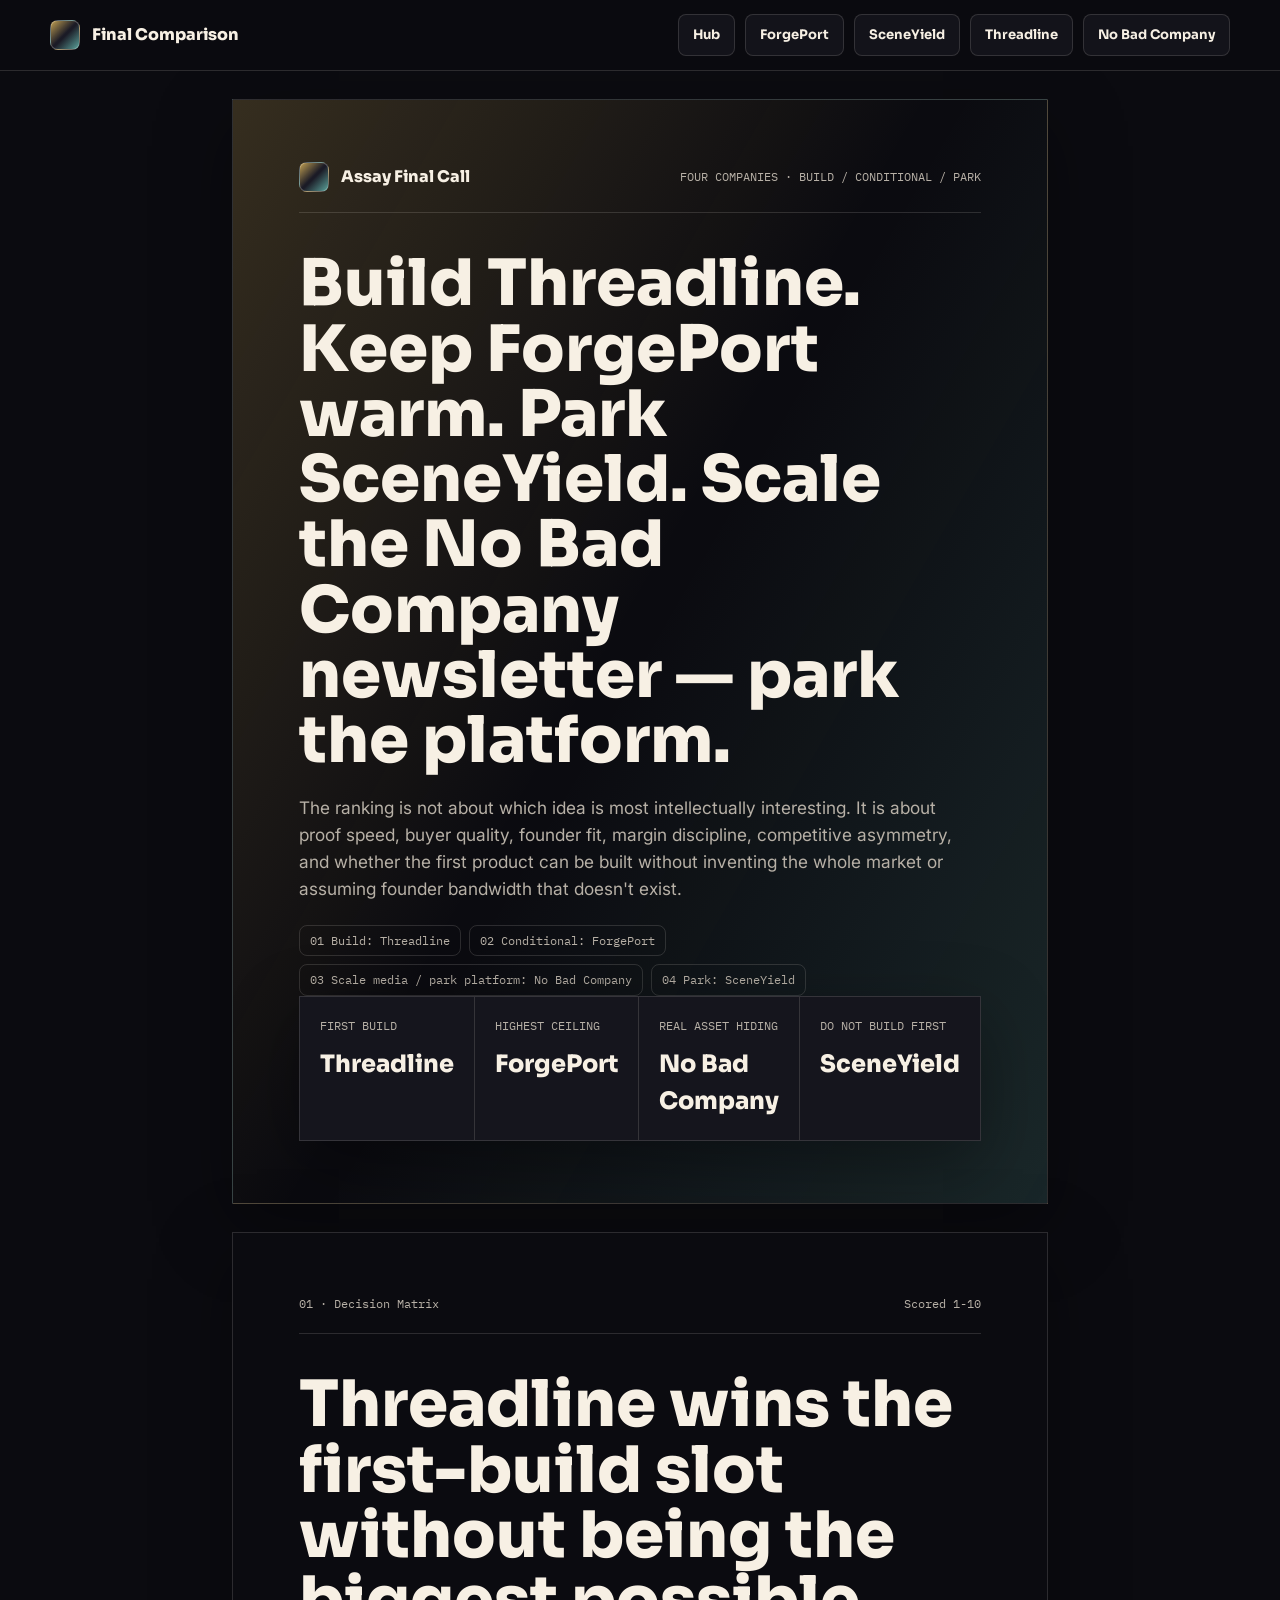
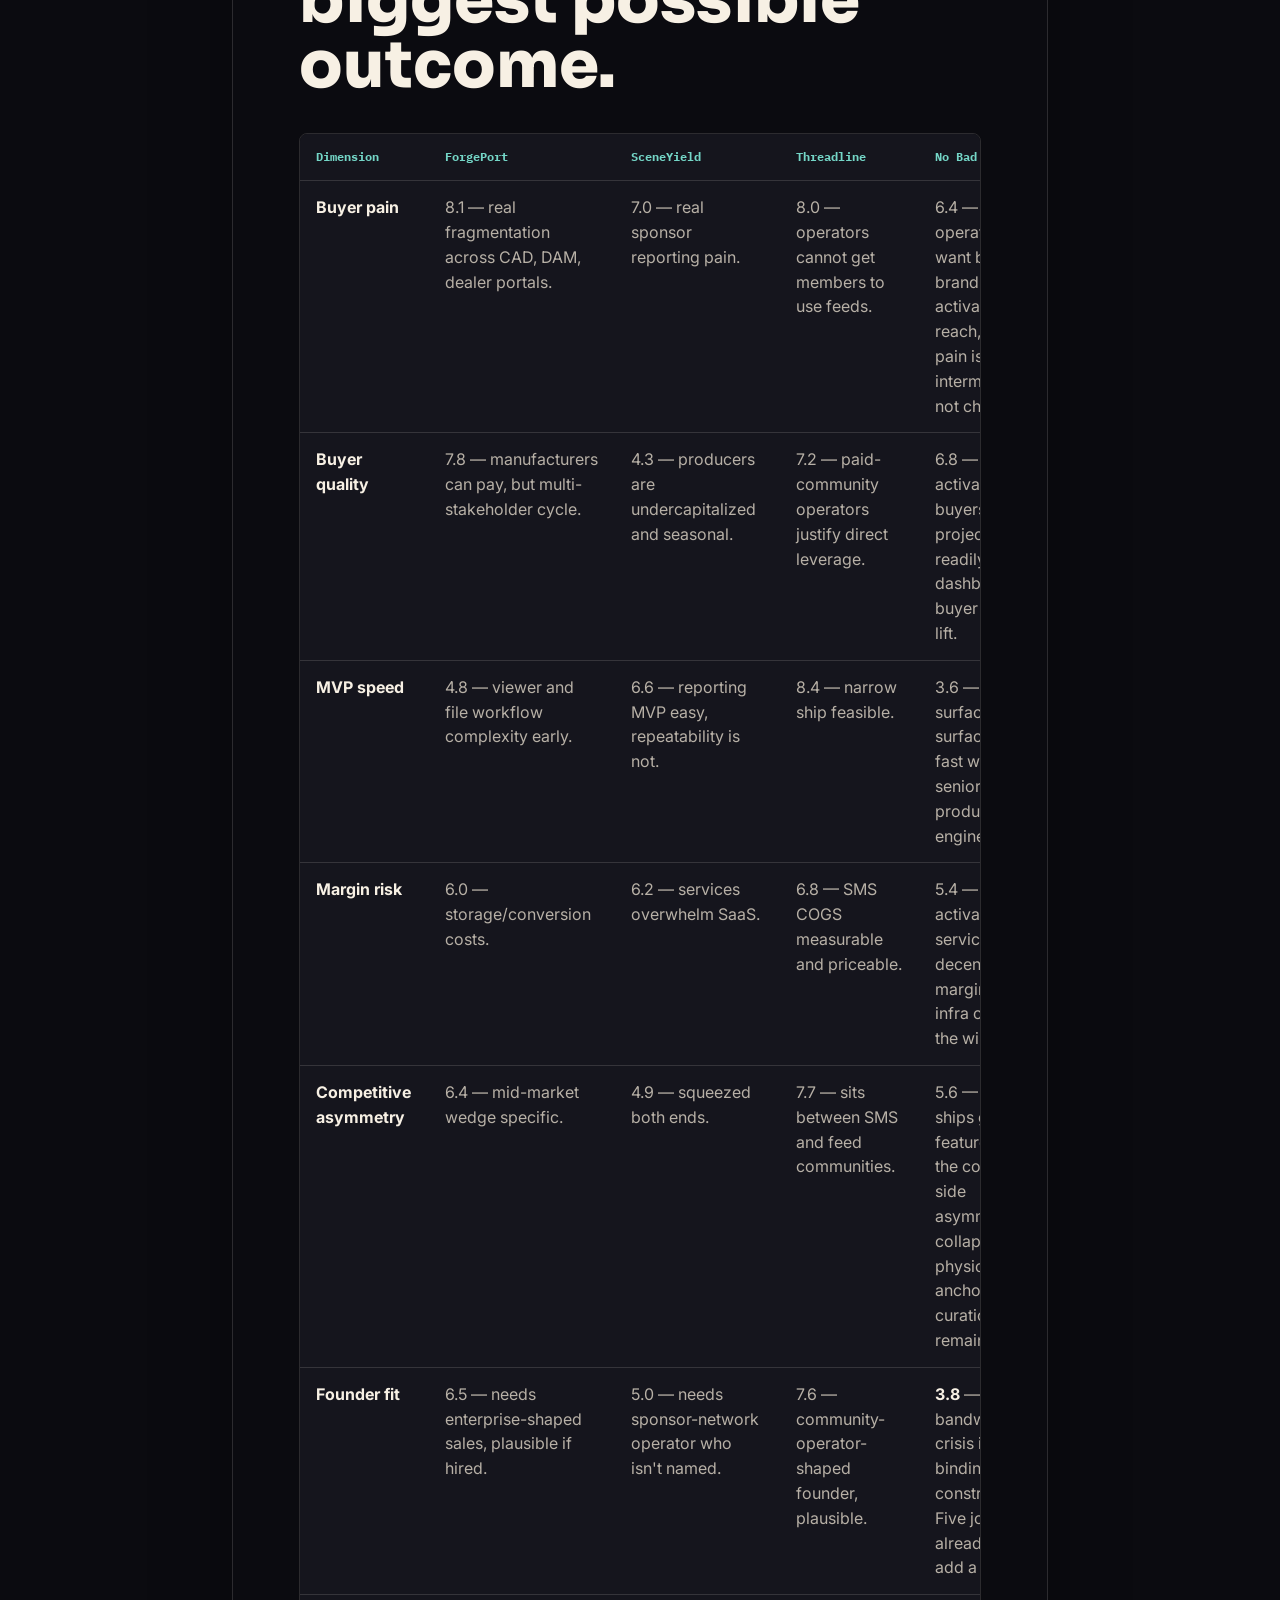
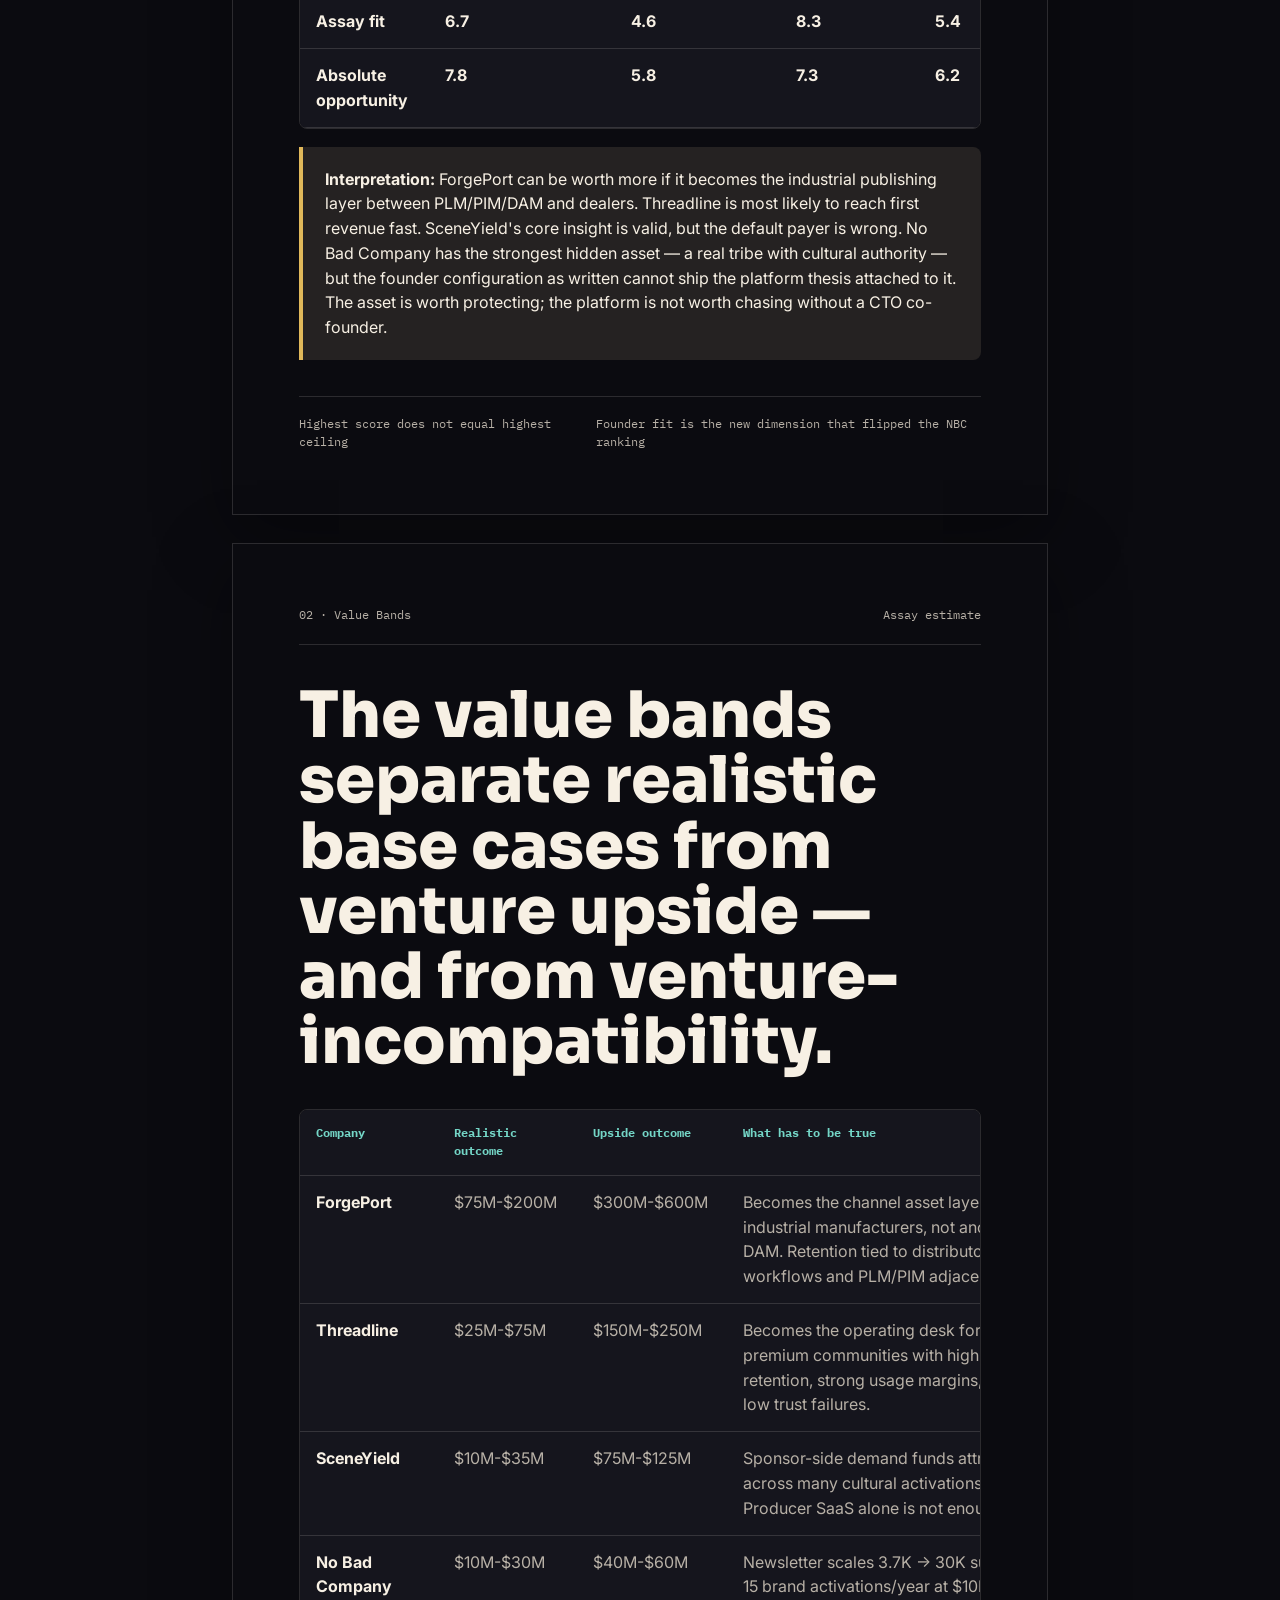
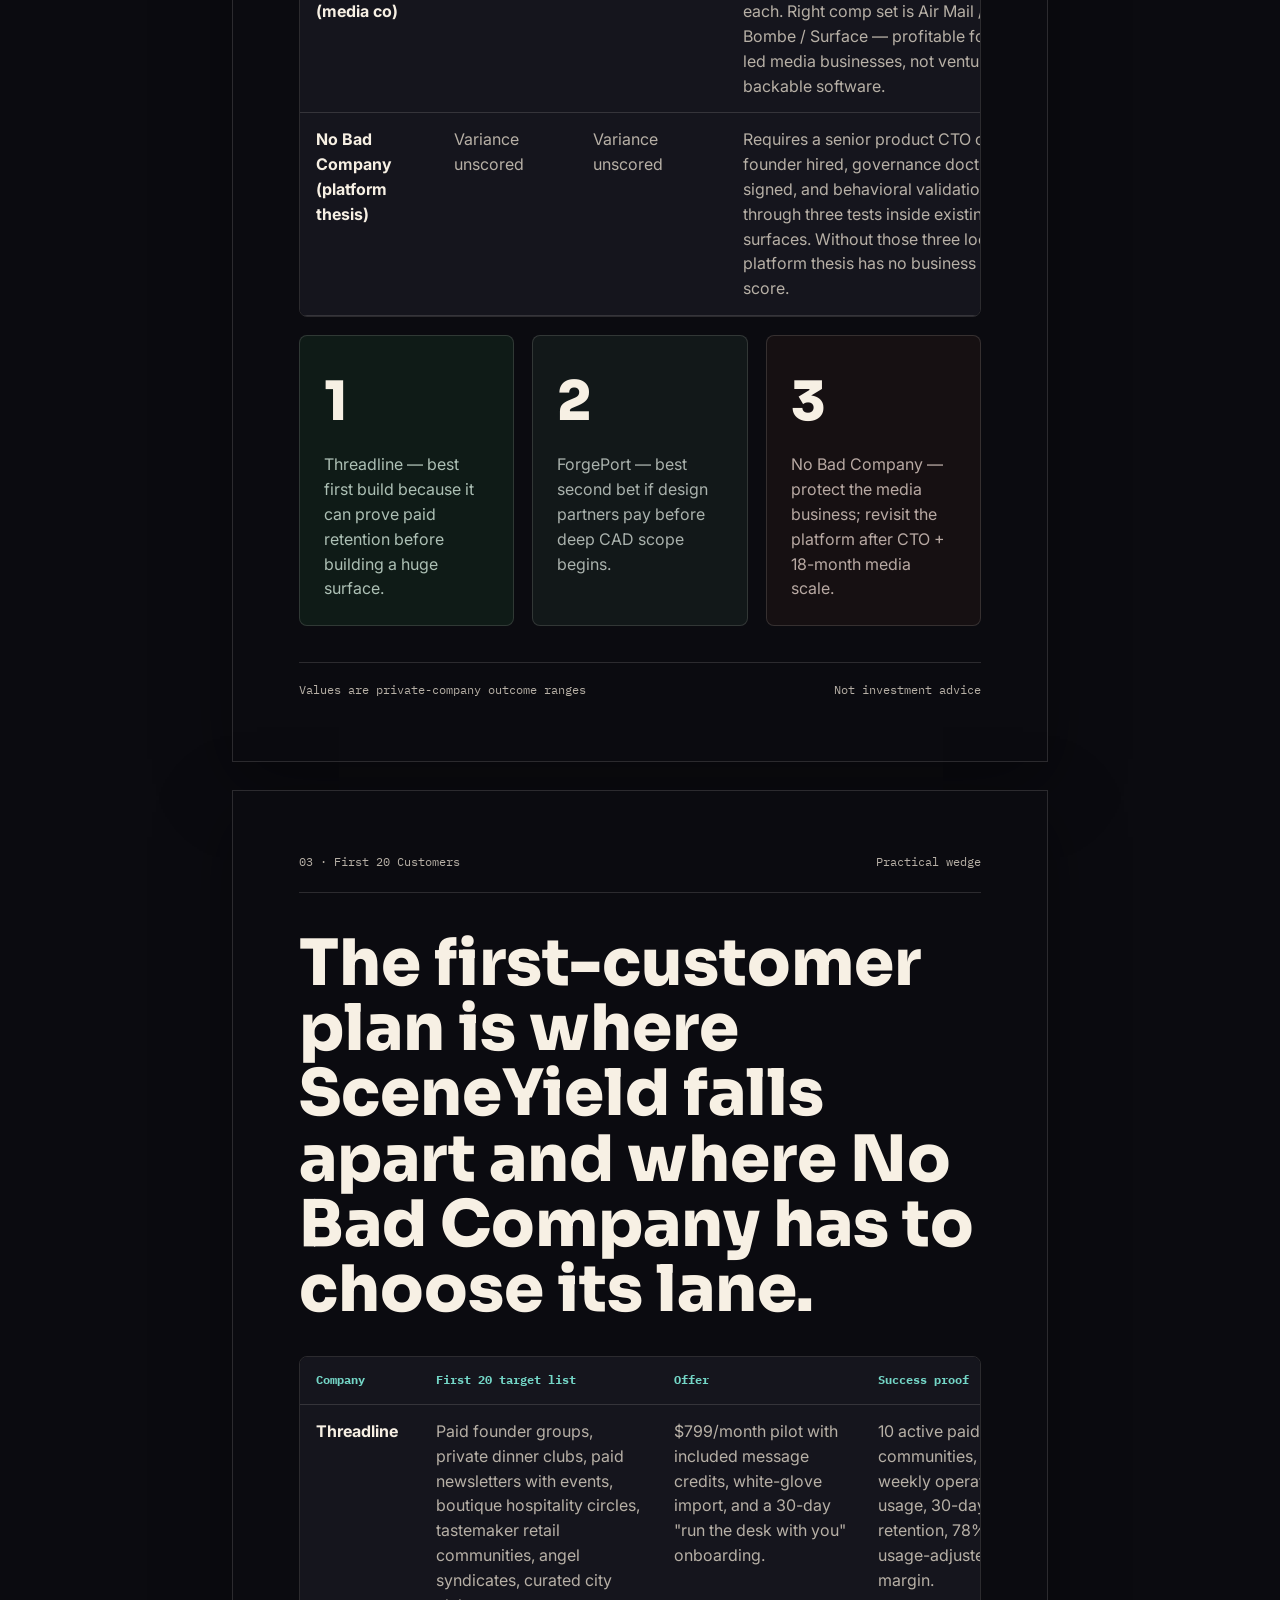
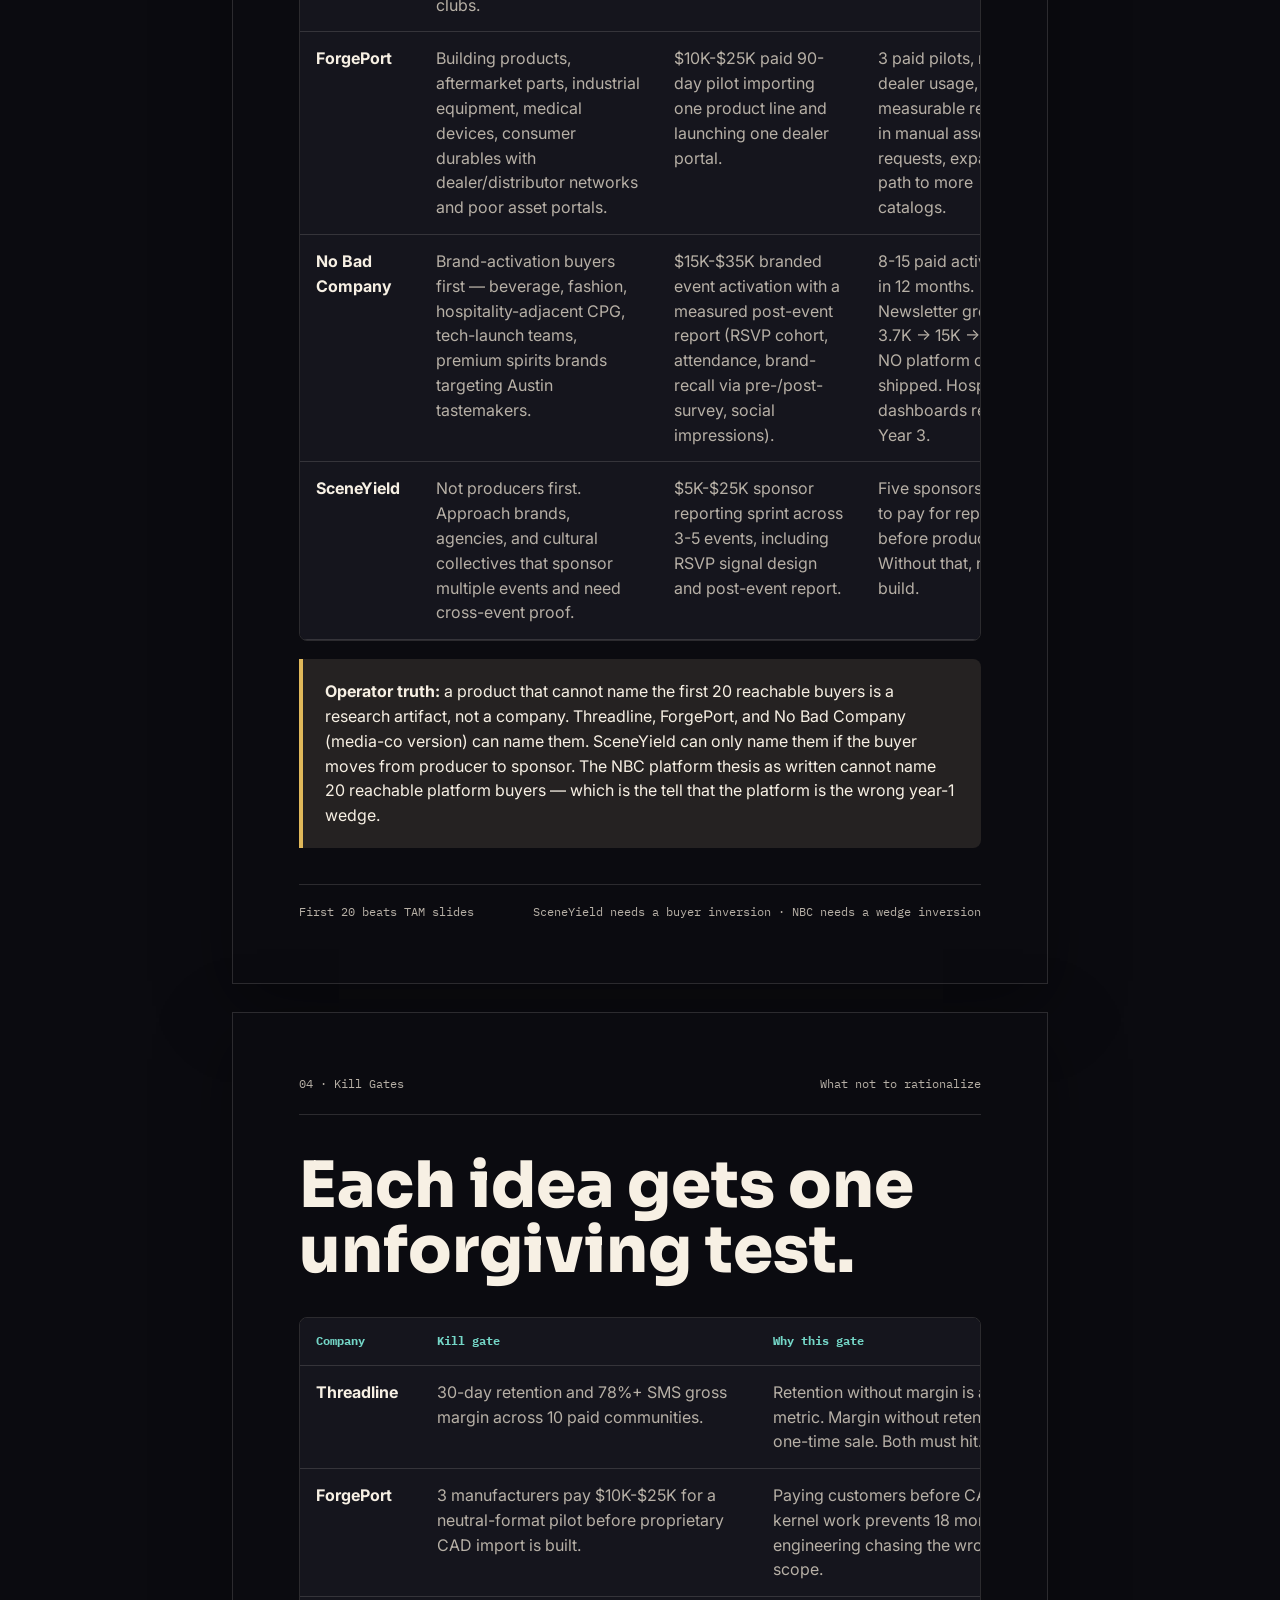
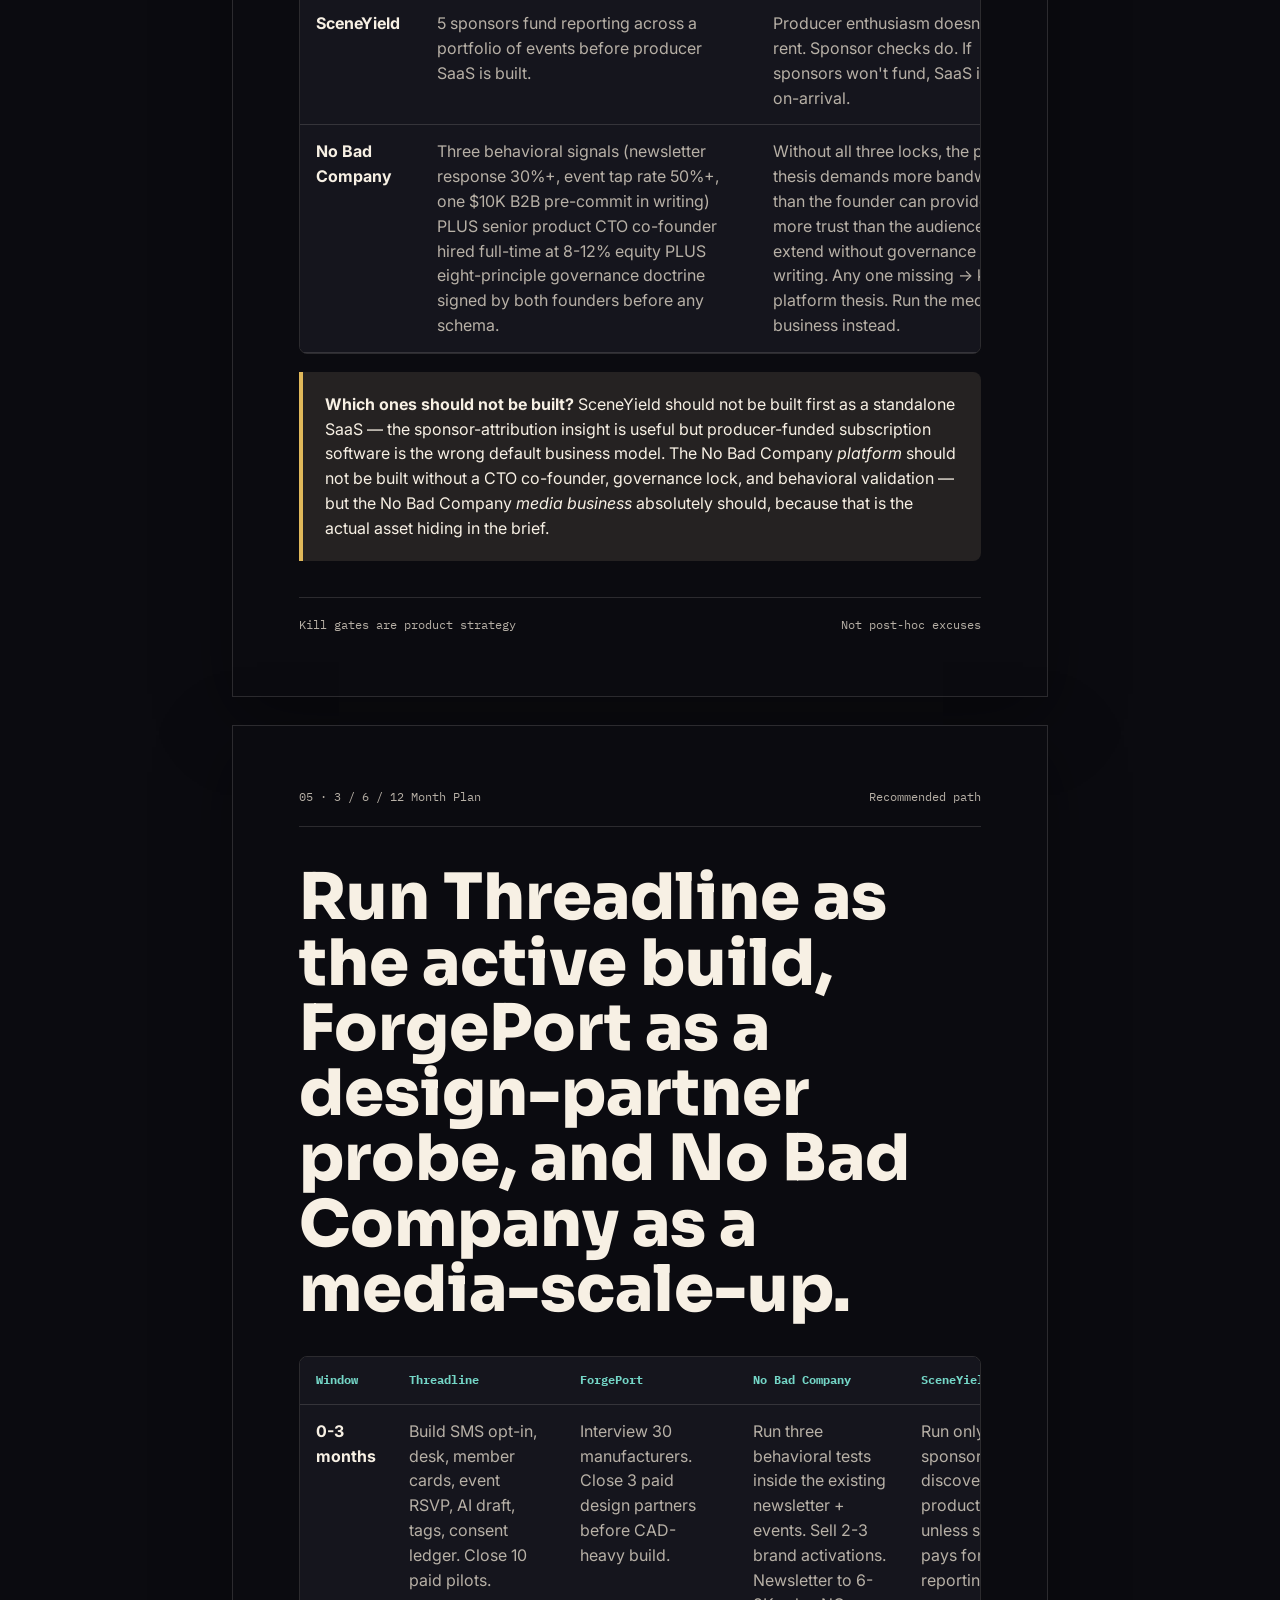
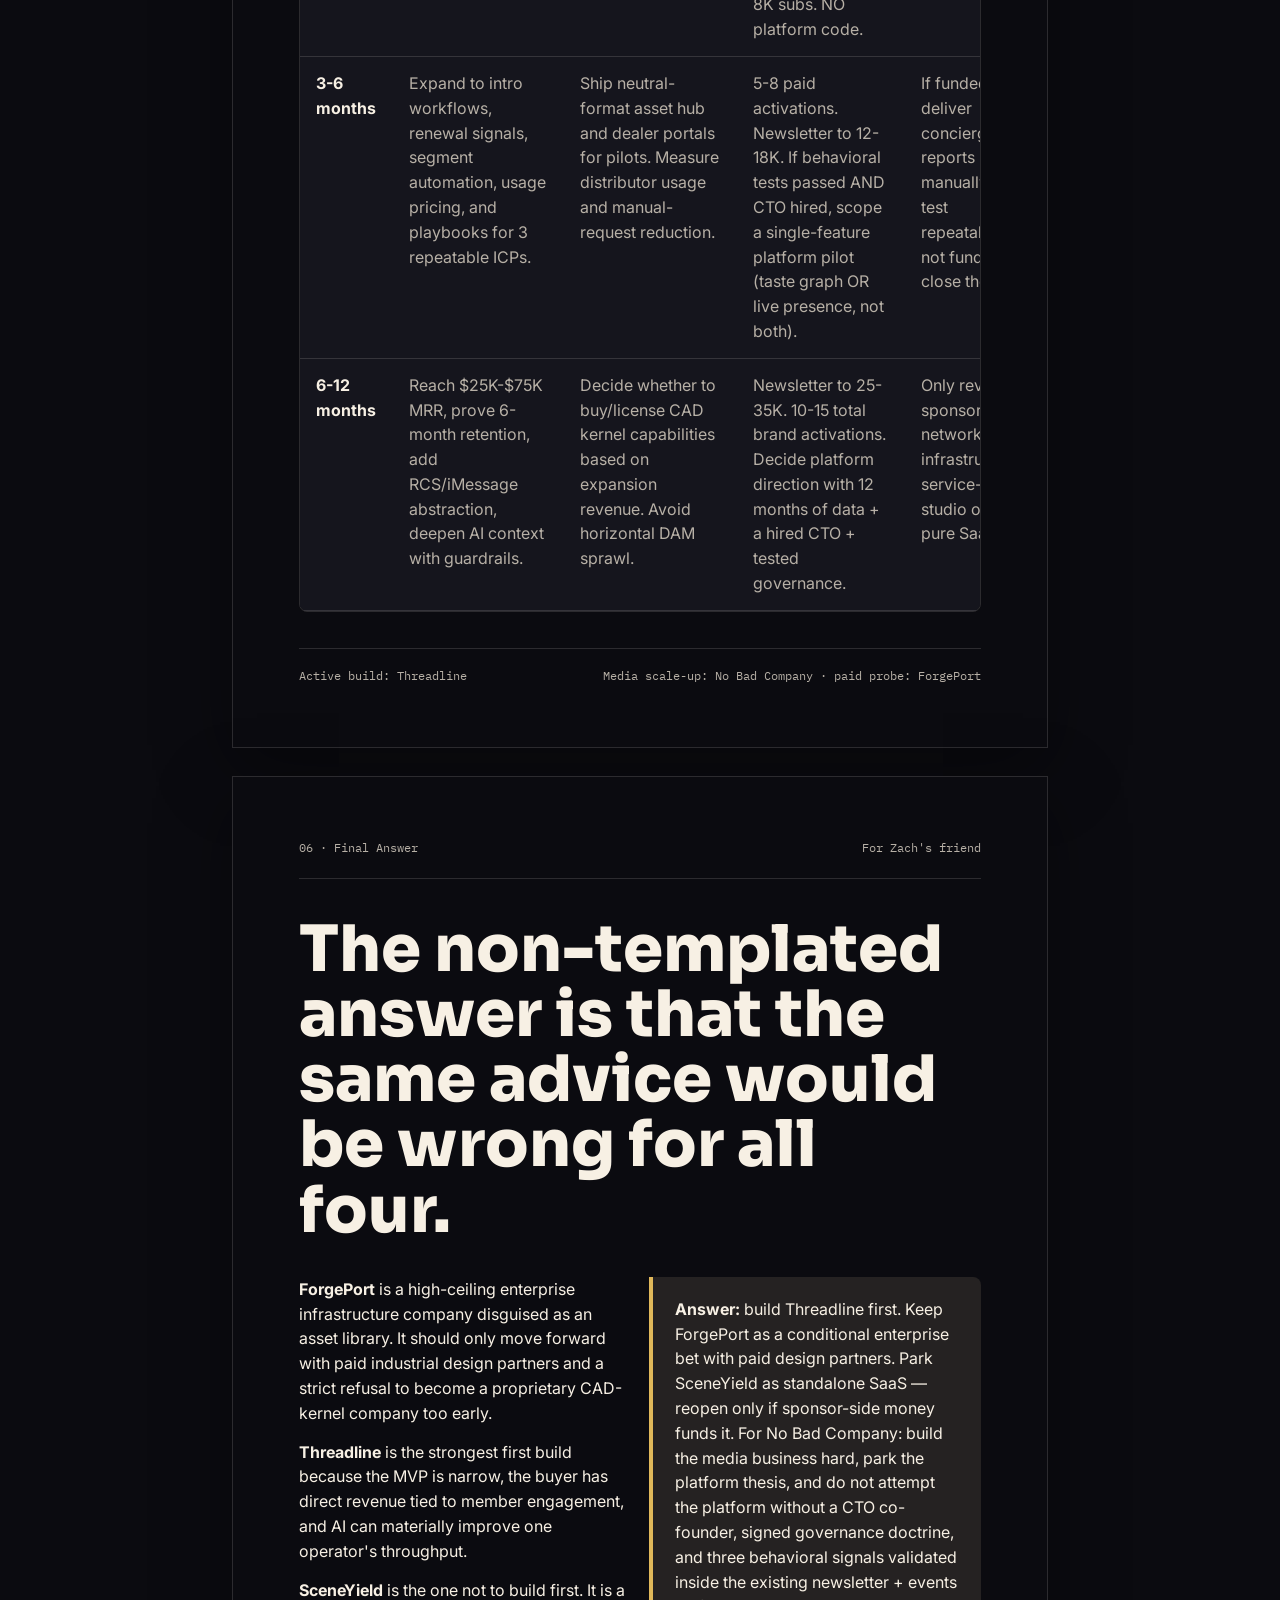
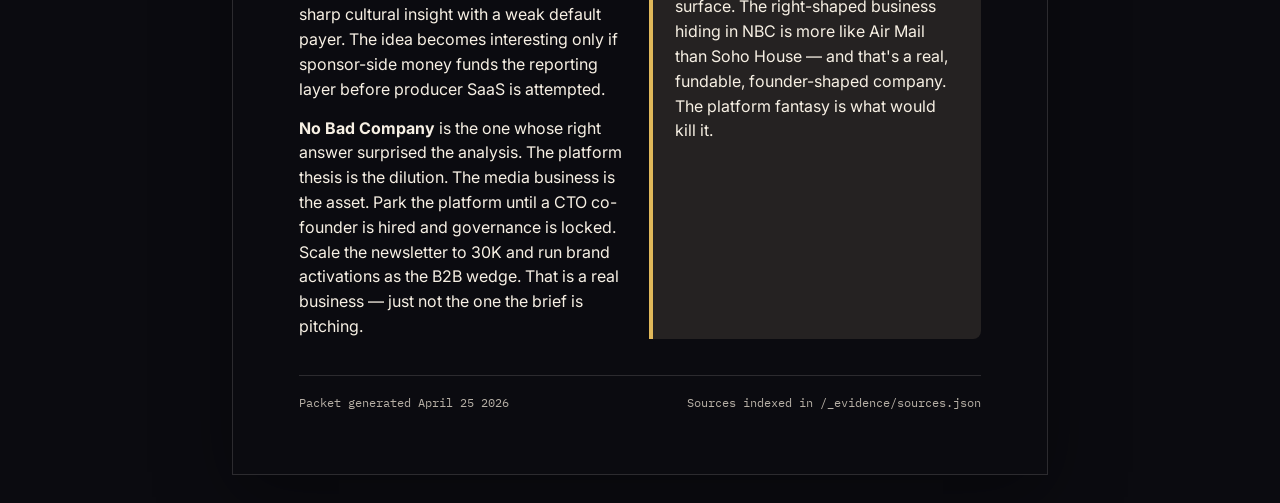
<file: decks/04-final-comparison/index.html>
<!doctype html>
<html lang="en">
<head>
<meta charset="utf-8" />
<meta name="viewport" content="width=device-width,initial-scale=1" />
<title>Final Comparison — Four Company Concepts</title>
<link rel="preconnect" href="https://fonts.googleapis.com">
<link rel="preconnect" href="https://fonts.gstatic.com" crossorigin>
<link href="https://fonts.googleapis.com/css2?family=IBM+Plex+Mono:wght@400;600;700&family=Inter:wght@400;500;600;700;800&family=Sora:wght@600;700;800&display=swap" rel="stylesheet">
<link rel="icon" href="../../favicon.svg" type="image/svg+xml" />
<link rel="stylesheet" href="../../_shared/styles.css" />
</head>
<body class="brand-final">
<nav class="topbar">
  <div class="container topbar-inner">
    <a class="brand-lockup" href="../../index.html"><span class="brand-mark"></span><span>Final Comparison</span></a>
    <div class="navlinks">
      <a href="../../index.html">Hub</a>
      <a href="../01-forgeport/index.html">ForgePort</a>
      <a href="../02-sceneyield/index.html">SceneYield</a>
      <a href="../03-threadline/index.html">Threadline</a>
      <a href="../05-no-bad-company/index.html">No Bad Company</a>
    </div>
  </div>
</nav>

<main>
  <section class="doc-page cover">
    <div>
      <div class="doc-header">
        <a class="brand-lockup" href="../../index.html"><span class="brand-mark"></span><span>Assay Final Call</span></a>
        <div class="label">FOUR COMPANIES · BUILD / CONDITIONAL / PARK</div>
      </div>
      <h1 class="doc-title">Build Threadline. Keep ForgePort warm. Park SceneYield. Scale the No Bad Company newsletter — park the platform.</h1>
      <p class="doc-subtitle">
        The ranking is not about which idea is most intellectually interesting. It is about proof speed, buyer quality, founder fit, margin discipline, competitive asymmetry, and whether the first product can be built without inventing the whole market or assuming founder bandwidth that doesn't exist.
      </p>
      <div class="tag-row">
        <span class="tag">01 Build: Threadline</span>
        <span class="tag">02 Conditional: ForgePort</span>
        <span class="tag">03 Scale media / park platform: No Bad Company</span>
        <span class="tag">04 Park: SceneYield</span>
      </div>
    </div>
    <div class="metric-strip">
      <div class="metric"><div class="k">FIRST BUILD</div><div class="v">Threadline</div></div>
      <div class="metric"><div class="k">HIGHEST CEILING</div><div class="v">ForgePort</div></div>
      <div class="metric"><div class="k">REAL ASSET HIDING</div><div class="v">No Bad Company</div></div>
      <div class="metric"><div class="k">DO NOT BUILD FIRST</div><div class="v">SceneYield</div></div>
    </div>
  </section>

  <section class="doc-page">
    <div class="doc-header"><div class="label">01 · Decision Matrix</div><div class="label">Scored 1-10</div></div>
    <h2 class="doc-title">Threadline wins the first-build slot without being the biggest possible outcome.</h2>
    <div class="doc-body">
      <div class="table-wrap">
        <table>
          <thead>
            <tr>
              <th>Dimension</th>
              <th>ForgePort</th>
              <th>SceneYield</th>
              <th>Threadline</th>
              <th>No Bad Company</th>
            </tr>
          </thead>
          <tbody>
            <tr><td><strong>Buyer pain</strong></td><td>8.1 — real fragmentation across CAD, DAM, dealer portals.</td><td>7.0 — real sponsor reporting pain.</td><td>8.0 — operators cannot get members to use feeds.</td><td>6.4 — operators want better brand-activation reach, but pain is intermittent, not chronic.</td></tr>
            <tr><td><strong>Buyer quality</strong></td><td>7.8 — manufacturers can pay, but multi-stakeholder cycle.</td><td>4.3 — producers are undercapitalized and seasonal.</td><td>7.2 — paid-community operators justify direct leverage.</td><td>6.8 — brand activation buyers pay project fees readily; dashboard buyer is heavy lift.</td></tr>
            <tr><td><strong>MVP speed</strong></td><td>4.8 — viewer and file workflow complexity early.</td><td>6.6 — reporting MVP easy, repeatability is not.</td><td>8.4 — narrow ship feasible.</td><td>3.6 — four surfaces; no surface ships fast without a senior product engineer.</td></tr>
            <tr><td><strong>Margin risk</strong></td><td>6.0 — storage/conversion costs.</td><td>6.2 — services overwhelm SaaS.</td><td>6.8 — SMS COGS measurable and priceable.</td><td>5.4 — activation services have decent gross margin; data infra cost is the wildcard.</td></tr>
            <tr><td><strong>Competitive asymmetry</strong></td><td>6.4 — mid-market wedge specific.</td><td>4.9 — squeezed both ends.</td><td>7.7 — sits between SMS and feed communities.</td><td>5.6 — Beli ships group features and the consumer-side asymmetry collapses; physical anchoring + curation remain.</td></tr>
            <tr><td><strong>Founder fit</strong></td><td>6.5 — needs enterprise-shaped sales, plausible if hired.</td><td>5.0 — needs sponsor-network operator who isn't named.</td><td>7.6 — community-operator-shaped founder, plausible.</td><td><strong>3.8</strong> — bandwidth crisis is the binding constraint. Five jobs already, can't add a sixth.</td></tr>
            <tr><td><strong>Assay fit</strong></td><td><strong>6.7</strong></td><td><strong>4.6</strong></td><td><strong>8.3</strong></td><td><strong>5.4</strong></td></tr>
            <tr><td><strong>Absolute opportunity</strong></td><td><strong>7.8</strong></td><td><strong>5.8</strong></td><td><strong>7.3</strong></td><td><strong>6.2</strong></td></tr>
          </tbody>
        </table>
      </div>
      <div class="callout" style="margin-top:18px;"><strong>Interpretation:</strong> ForgePort can be worth more if it becomes the industrial publishing layer between PLM/PIM/DAM and dealers. Threadline is most likely to reach first revenue fast. SceneYield's core insight is valid, but the default payer is wrong. No Bad Company has the strongest hidden asset — a real tribe with cultural authority — but the founder configuration as written cannot ship the platform thesis attached to it. The asset is worth protecting; the platform is not worth chasing without a CTO co-founder.</div>
    </div>
    <div class="doc-footer"><span>Highest score does not equal highest ceiling</span><span>Founder fit is the new dimension that flipped the NBC ranking</span></div>
  </section>

  <section class="doc-page">
    <div class="doc-header"><div class="label">02 · Value Bands</div><div class="label">Assay estimate</div></div>
    <h2 class="doc-title">The value bands separate realistic base cases from venture upside — and from venture-incompatibility.</h2>
    <div class="doc-body">
      <div class="table-wrap">
        <table>
          <thead><tr><th>Company</th><th>Realistic outcome</th><th>Upside outcome</th><th>What has to be true</th></tr></thead>
          <tbody>
            <tr>
              <td><strong>ForgePort</strong></td>
              <td>$75M-$200M</td>
              <td>$300M-$600M</td>
              <td>Becomes the channel asset layer for industrial manufacturers, not another DAM. Retention tied to distributor workflows and PLM/PIM adjacency.</td>
            </tr>
            <tr>
              <td><strong>Threadline</strong></td>
              <td>$25M-$75M</td>
              <td>$150M-$250M</td>
              <td>Becomes the operating desk for paid premium communities with high retention, strong usage margins, and low trust failures.</td>
            </tr>
            <tr>
              <td><strong>SceneYield</strong></td>
              <td>$10M-$35M</td>
              <td>$75M-$125M</td>
              <td>Sponsor-side demand funds attribution across many cultural activations. Producer SaaS alone is not enough.</td>
            </tr>
            <tr>
              <td><strong>No Bad Company (media co)</strong></td>
              <td>$10M-$30M</td>
              <td>$40M-$60M</td>
              <td>Newsletter scales 3.7K → 30K subs. 8-15 brand activations/year at $10K-$50K each. Right comp set is Air Mail / Cherry Bombe / Surface — profitable founder-led media businesses, not venture-backable software.</td>
            </tr>
            <tr>
              <td><strong>No Bad Company (platform thesis)</strong></td>
              <td>Variance unscored</td>
              <td>Variance unscored</td>
              <td>Requires a senior product CTO co-founder hired, governance doctrine signed, and behavioral validation through three tests inside existing surfaces. Without those three locks, the platform thesis has no business case to score.</td>
            </tr>
          </tbody>
        </table>
      </div>
      <div class="three-col" style="margin-top:18px;">
        <div class="score-card brand-thread"><div class="score">1</div><div class="label">Threadline — best first build because it can prove paid retention before building a huge surface.</div></div>
        <div class="score-card brand-forge"><div class="score">2</div><div class="label">ForgePort — best second bet if design partners pay before deep CAD scope begins.</div></div>
        <div class="score-card brand-nbc"><div class="score">3</div><div class="label">No Bad Company — protect the media business; revisit the platform after CTO + 18-month media scale.</div></div>
      </div>
    </div>
    <div class="doc-footer"><span>Values are private-company outcome ranges</span><span>Not investment advice</span></div>
  </section>

  <section class="doc-page">
    <div class="doc-header"><div class="label">03 · First 20 Customers</div><div class="label">Practical wedge</div></div>
    <h2 class="doc-title">The first-customer plan is where SceneYield falls apart and where No Bad Company has to choose its lane.</h2>
    <div class="doc-body">
      <div class="table-wrap">
        <table>
          <thead><tr><th>Company</th><th>First 20 target list</th><th>Offer</th><th>Success proof</th></tr></thead>
          <tbody>
            <tr>
              <td><strong>Threadline</strong></td>
              <td>Paid founder groups, private dinner clubs, paid newsletters with events, boutique hospitality circles, tastemaker retail communities, angel syndicates, curated city clubs.</td>
              <td>$799/month pilot with included message credits, white-glove import, and a 30-day "run the desk with you" onboarding.</td>
              <td>10 active paid communities, 40%+ weekly operator usage, 30-day retention, 78%+ usage-adjusted gross margin.</td>
            </tr>
            <tr>
              <td><strong>ForgePort</strong></td>
              <td>Building products, aftermarket parts, industrial equipment, medical devices, consumer durables with dealer/distributor networks and poor asset portals.</td>
              <td>$10K-$25K paid 90-day pilot importing one product line and launching one dealer portal.</td>
              <td>3 paid pilots, real dealer usage, measurable reduction in manual asset requests, expansion path to more catalogs.</td>
            </tr>
            <tr>
              <td><strong>No Bad Company</strong></td>
              <td>Brand-activation buyers first — beverage, fashion, hospitality-adjacent CPG, tech-launch teams, premium spirits brands targeting Austin tastemakers.</td>
              <td>$15K-$35K branded event activation with a measured post-event report (RSVP cohort, attendance, brand-recall via pre-/post-survey, social impressions).</td>
              <td>8-15 paid activations in 12 months. Newsletter growing 3.7K → 15K → 30K. NO platform code shipped. Hospitality dashboards revisited Year 3.</td>
            </tr>
            <tr>
              <td><strong>SceneYield</strong></td>
              <td>Not producers first. Approach brands, agencies, and cultural collectives that sponsor multiple events and need cross-event proof.</td>
              <td>$5K-$25K sponsor reporting sprint across 3-5 events, including RSVP signal design and post-event report.</td>
              <td>Five sponsors willing to pay for reports before producers do. Without that, no SaaS build.</td>
            </tr>
          </tbody>
        </table>
      </div>
      <div class="callout" style="margin-top:18px;"><strong>Operator truth:</strong> a product that cannot name the first 20 reachable buyers is a research artifact, not a company. Threadline, ForgePort, and No Bad Company (media-co version) can name them. SceneYield can only name them if the buyer moves from producer to sponsor. The NBC platform thesis as written cannot name 20 reachable platform buyers — which is the tell that the platform is the wrong year-1 wedge.</div>
    </div>
    <div class="doc-footer"><span>First 20 beats TAM slides</span><span>SceneYield needs a buyer inversion · NBC needs a wedge inversion</span></div>
  </section>

  <section class="doc-page">
    <div class="doc-header"><div class="label">04 · Kill Gates</div><div class="label">What not to rationalize</div></div>
    <h2 class="doc-title">Each idea gets one unforgiving test.</h2>
    <div class="doc-body">
      <div class="table-wrap">
        <table>
          <thead><tr><th>Company</th><th>Kill gate</th><th>Why this gate</th></tr></thead>
          <tbody>
            <tr>
              <td><strong>Threadline</strong></td>
              <td>30-day retention and 78%+ SMS gross margin across 10 paid communities.</td>
              <td>Retention without margin is a vanity metric. Margin without retention is a one-time sale. Both must hit.</td>
            </tr>
            <tr>
              <td><strong>ForgePort</strong></td>
              <td>3 manufacturers pay $10K-$25K for a neutral-format pilot before proprietary CAD import is built.</td>
              <td>Paying customers before CAD-kernel work prevents 18 months of engineering chasing the wrong scope.</td>
            </tr>
            <tr>
              <td><strong>SceneYield</strong></td>
              <td>5 sponsors fund reporting across a portfolio of events before producer SaaS is built.</td>
              <td>Producer enthusiasm doesn't pay rent. Sponsor checks do. If sponsors won't fund, SaaS is dead-on-arrival.</td>
            </tr>
            <tr>
              <td><strong>No Bad Company</strong></td>
              <td>Three behavioral signals (newsletter response 30%+, event tap rate 50%+, one $10K B2B pre-commit in writing) PLUS senior product CTO co-founder hired full-time at 8-12% equity PLUS eight-principle governance doctrine signed by both founders before any schema.</td>
              <td>Without all three locks, the platform thesis demands more bandwidth than the founder can provide and more trust than the audience will extend without governance in writing. Any one missing → kill the platform thesis. Run the media business instead.</td>
            </tr>
          </tbody>
        </table>
      </div>
      <div class="callout" style="margin-top:18px;"><strong>Which ones should not be built?</strong> SceneYield should not be built first as a standalone SaaS — the sponsor-attribution insight is useful but producer-funded subscription software is the wrong default business model. The No Bad Company <em>platform</em> should not be built without a CTO co-founder, governance lock, and behavioral validation — but the No Bad Company <em>media business</em> absolutely should, because that is the actual asset hiding in the brief.</div>
    </div>
    <div class="doc-footer"><span>Kill gates are product strategy</span><span>Not post-hoc excuses</span></div>
  </section>

  <section class="doc-page">
    <div class="doc-header"><div class="label">05 · 3 / 6 / 12 Month Plan</div><div class="label">Recommended path</div></div>
    <h2 class="doc-title">Run Threadline as the active build, ForgePort as a design-partner probe, and No Bad Company as a media-scale-up.</h2>
    <div class="doc-body">
      <div class="table-wrap">
        <table>
          <thead><tr><th>Window</th><th>Threadline</th><th>ForgePort</th><th>No Bad Company</th><th>SceneYield</th></tr></thead>
          <tbody>
            <tr>
              <td><strong>0-3 months</strong></td>
              <td>Build SMS opt-in, desk, member cards, event RSVP, AI draft, tags, consent ledger. Close 10 paid pilots.</td>
              <td>Interview 30 manufacturers. Close 3 paid design partners before CAD-heavy build.</td>
              <td>Run three behavioral tests inside the existing newsletter + events. Sell 2-3 brand activations. Newsletter to 6-8K subs. NO platform code.</td>
              <td>Run only sponsor discovery. No product build unless sponsor pays for reporting sprint.</td>
            </tr>
            <tr>
              <td><strong>3-6 months</strong></td>
              <td>Expand to intro workflows, renewal signals, segment automation, usage pricing, and playbooks for 3 repeatable ICPs.</td>
              <td>Ship neutral-format asset hub and dealer portals for pilots. Measure distributor usage and manual-request reduction.</td>
              <td>5-8 paid activations. Newsletter to 12-18K. If behavioral tests passed AND CTO hired, scope a single-feature platform pilot (taste graph OR live presence, not both).</td>
              <td>If funded, deliver concierge reports manually and test repeatability. If not funded, close the file.</td>
            </tr>
            <tr>
              <td><strong>6-12 months</strong></td>
              <td>Reach $25K-$75K MRR, prove 6-month retention, add RCS/iMessage abstraction, deepen AI context with guardrails.</td>
              <td>Decide whether to buy/license CAD kernel capabilities based on expansion revenue. Avoid horizontal DAM sprawl.</td>
              <td>Newsletter to 25-35K. 10-15 total brand activations. Decide platform direction with 12 months of data + a hired CTO + tested governance.</td>
              <td>Only revisit as sponsor-network infrastructure or service-led studio offer, not pure SaaS.</td>
            </tr>
          </tbody>
        </table>
      </div>
    </div>
    <div class="doc-footer"><span>Active build: Threadline</span><span>Media scale-up: No Bad Company · paid probe: ForgePort</span></div>
  </section>

  <section class="doc-page">
    <div class="doc-header"><div class="label">06 · Final Answer</div><div class="label">For Zach's friend</div></div>
    <h2 class="doc-title">The non-templated answer is that the same advice would be wrong for all four.</h2>
    <div class="doc-body two-col">
      <div>
        <p>
          <strong>ForgePort</strong> is a high-ceiling enterprise infrastructure company disguised as an asset library. It should only move forward with paid industrial design partners and a strict refusal to become a proprietary CAD-kernel company too early.
        </p>
        <p style="margin-top:14px;">
          <strong>Threadline</strong> is the strongest first build because the MVP is narrow, the buyer has direct revenue tied to member engagement, and AI can materially improve one operator's throughput.
        </p>
        <p style="margin-top:14px;">
          <strong>SceneYield</strong> is the one not to build first. It is a sharp cultural insight with a weak default payer. The idea becomes interesting only if sponsor-side money funds the reporting layer before producer SaaS is attempted.
        </p>
        <p style="margin-top:14px;">
          <strong>No Bad Company</strong> is the one whose right answer surprised the analysis. The platform thesis is the dilution. The media business is the asset. Park the platform until a CTO co-founder is hired and governance is locked. Scale the newsletter to 30K and run brand activations as the B2B wedge. That is a real business — just not the one the brief is pitching.
        </p>
      </div>
      <div class="callout">
        <strong>Answer:</strong> build Threadline first. Keep ForgePort as a conditional enterprise bet with paid design partners. Park SceneYield as standalone SaaS — reopen only if sponsor-side money funds it. For No Bad Company: build the media business hard, park the platform thesis, and do not attempt the platform without a CTO co-founder, signed governance doctrine, and three behavioral signals validated inside the existing newsletter + events surface. The right-shaped business hiding in NBC is more like Air Mail than Soho House — and that's a real, fundable, founder-shaped company. The platform fantasy is what would kill it.
      </div>
    </div>
    <div class="doc-footer"><span>Packet generated April 25 2026</span><span>Sources indexed in /_evidence/sources.json</span></div>
  </section>
</main>
</body>
</html>
</file>
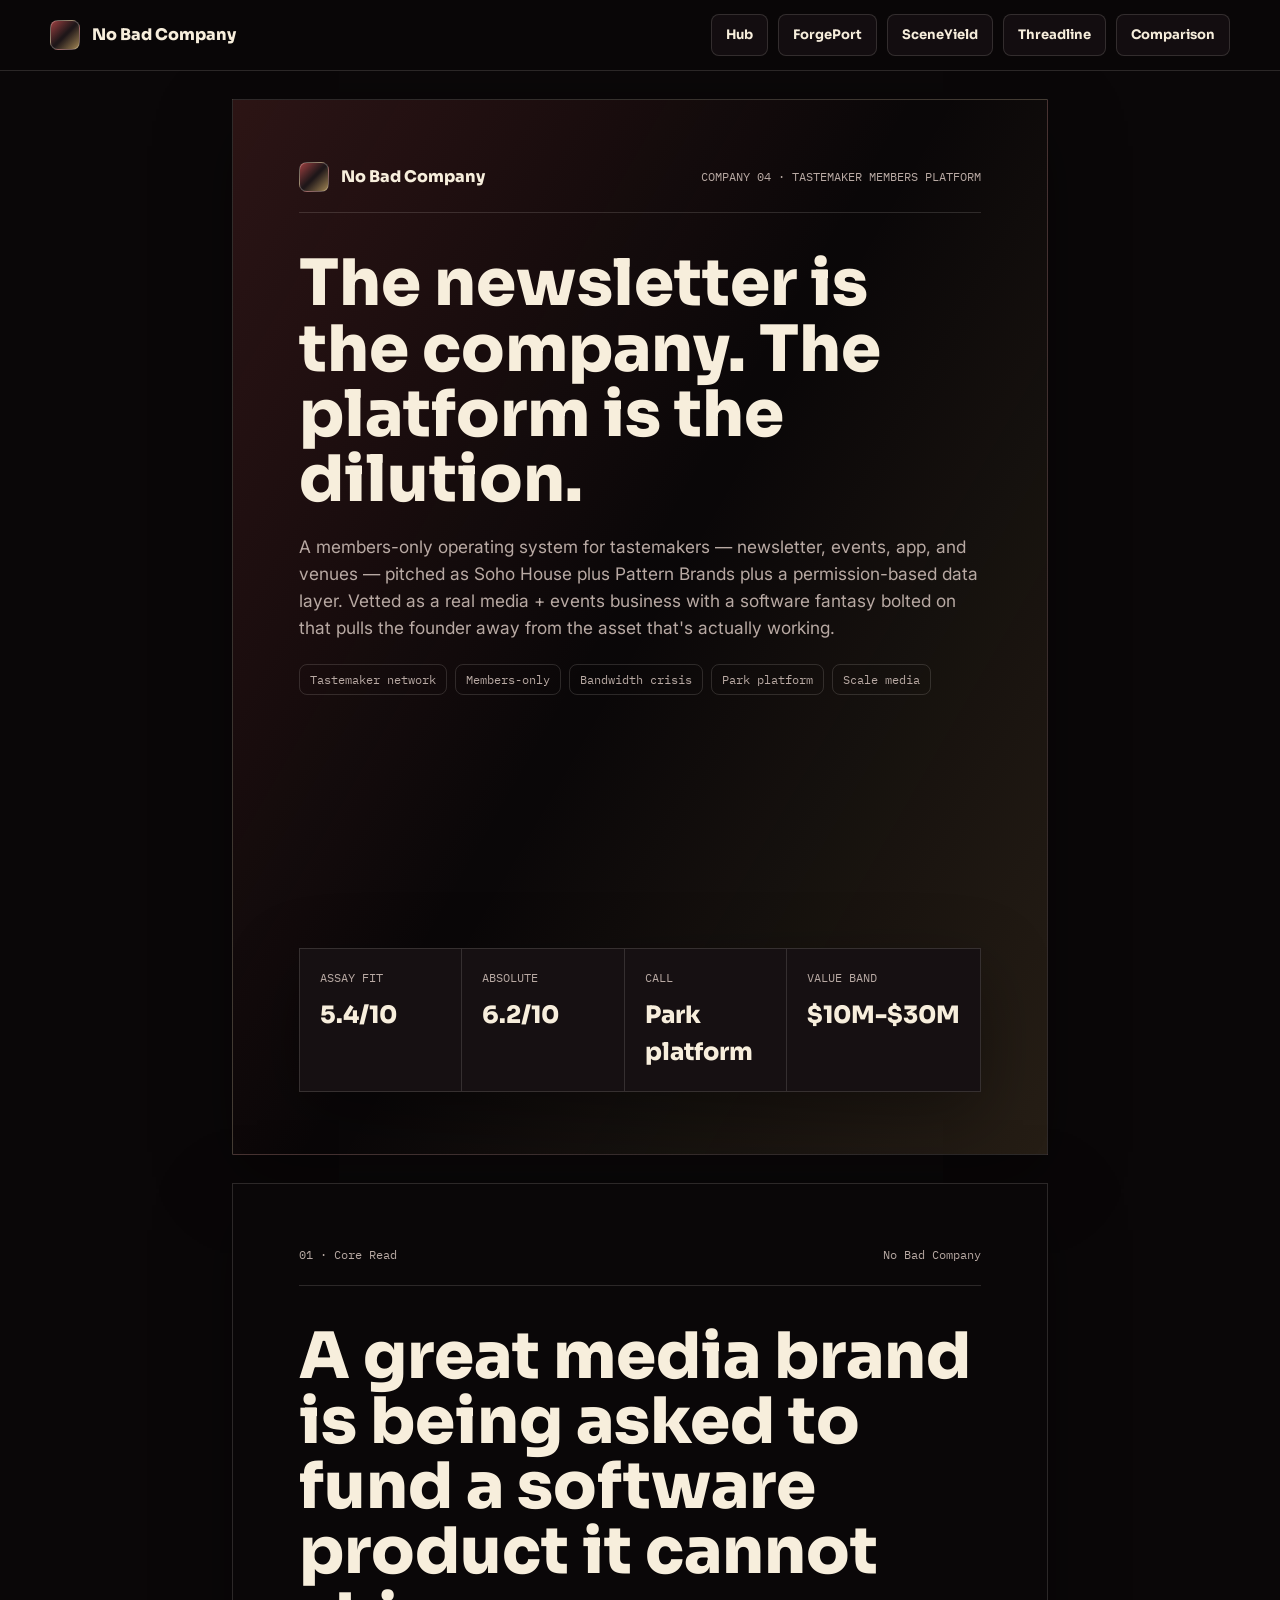
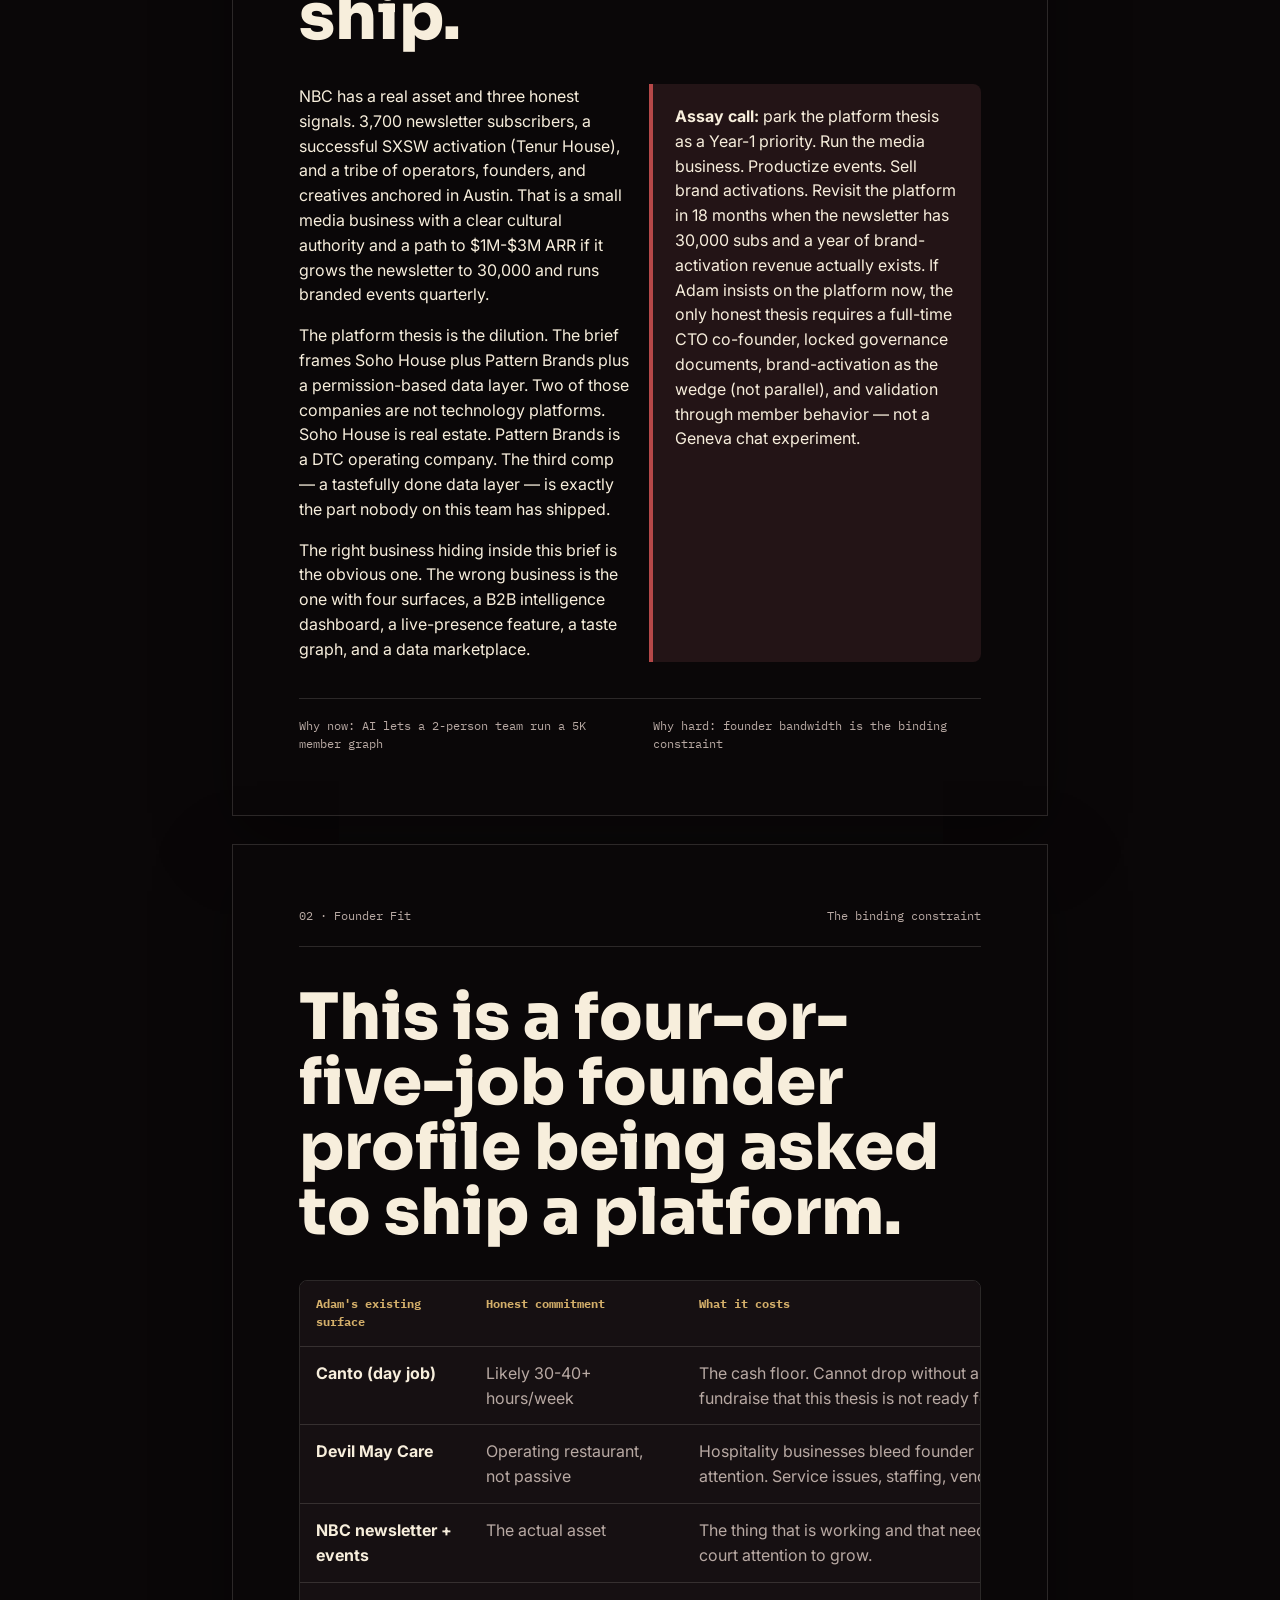
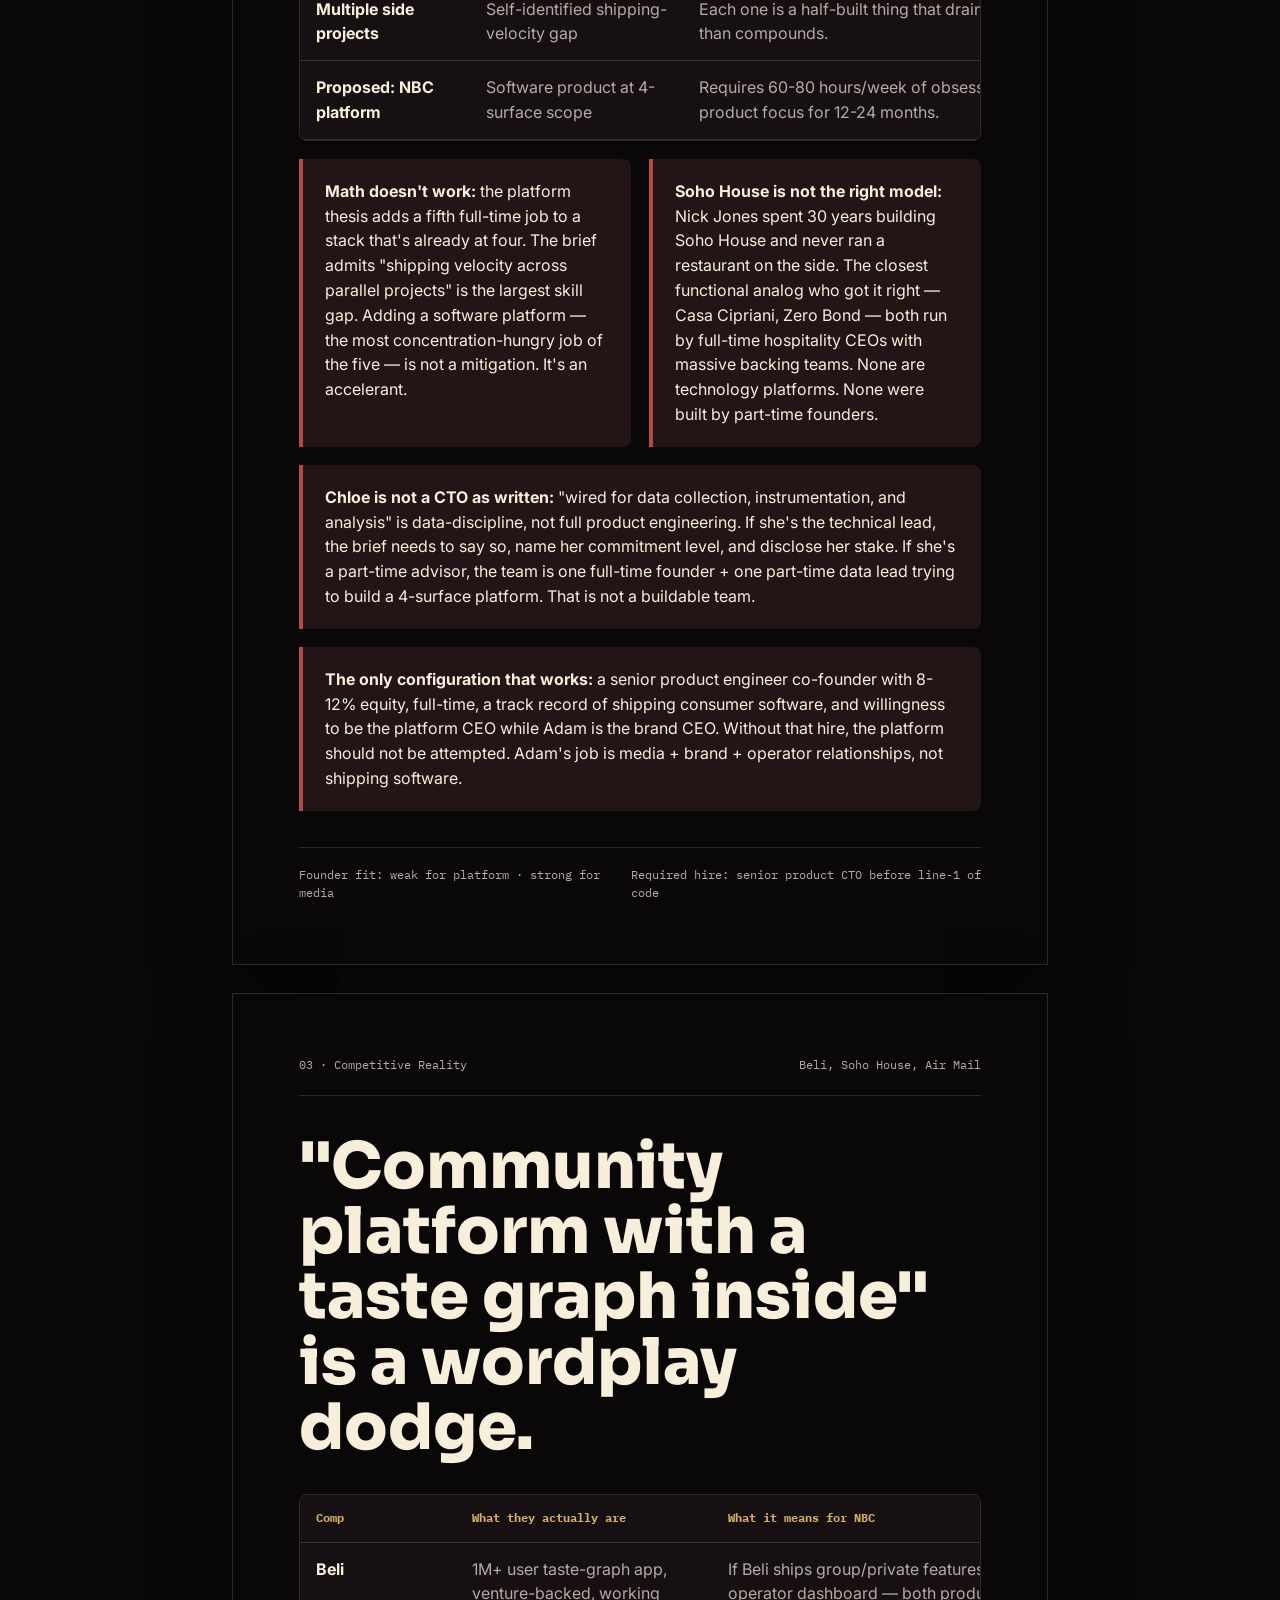
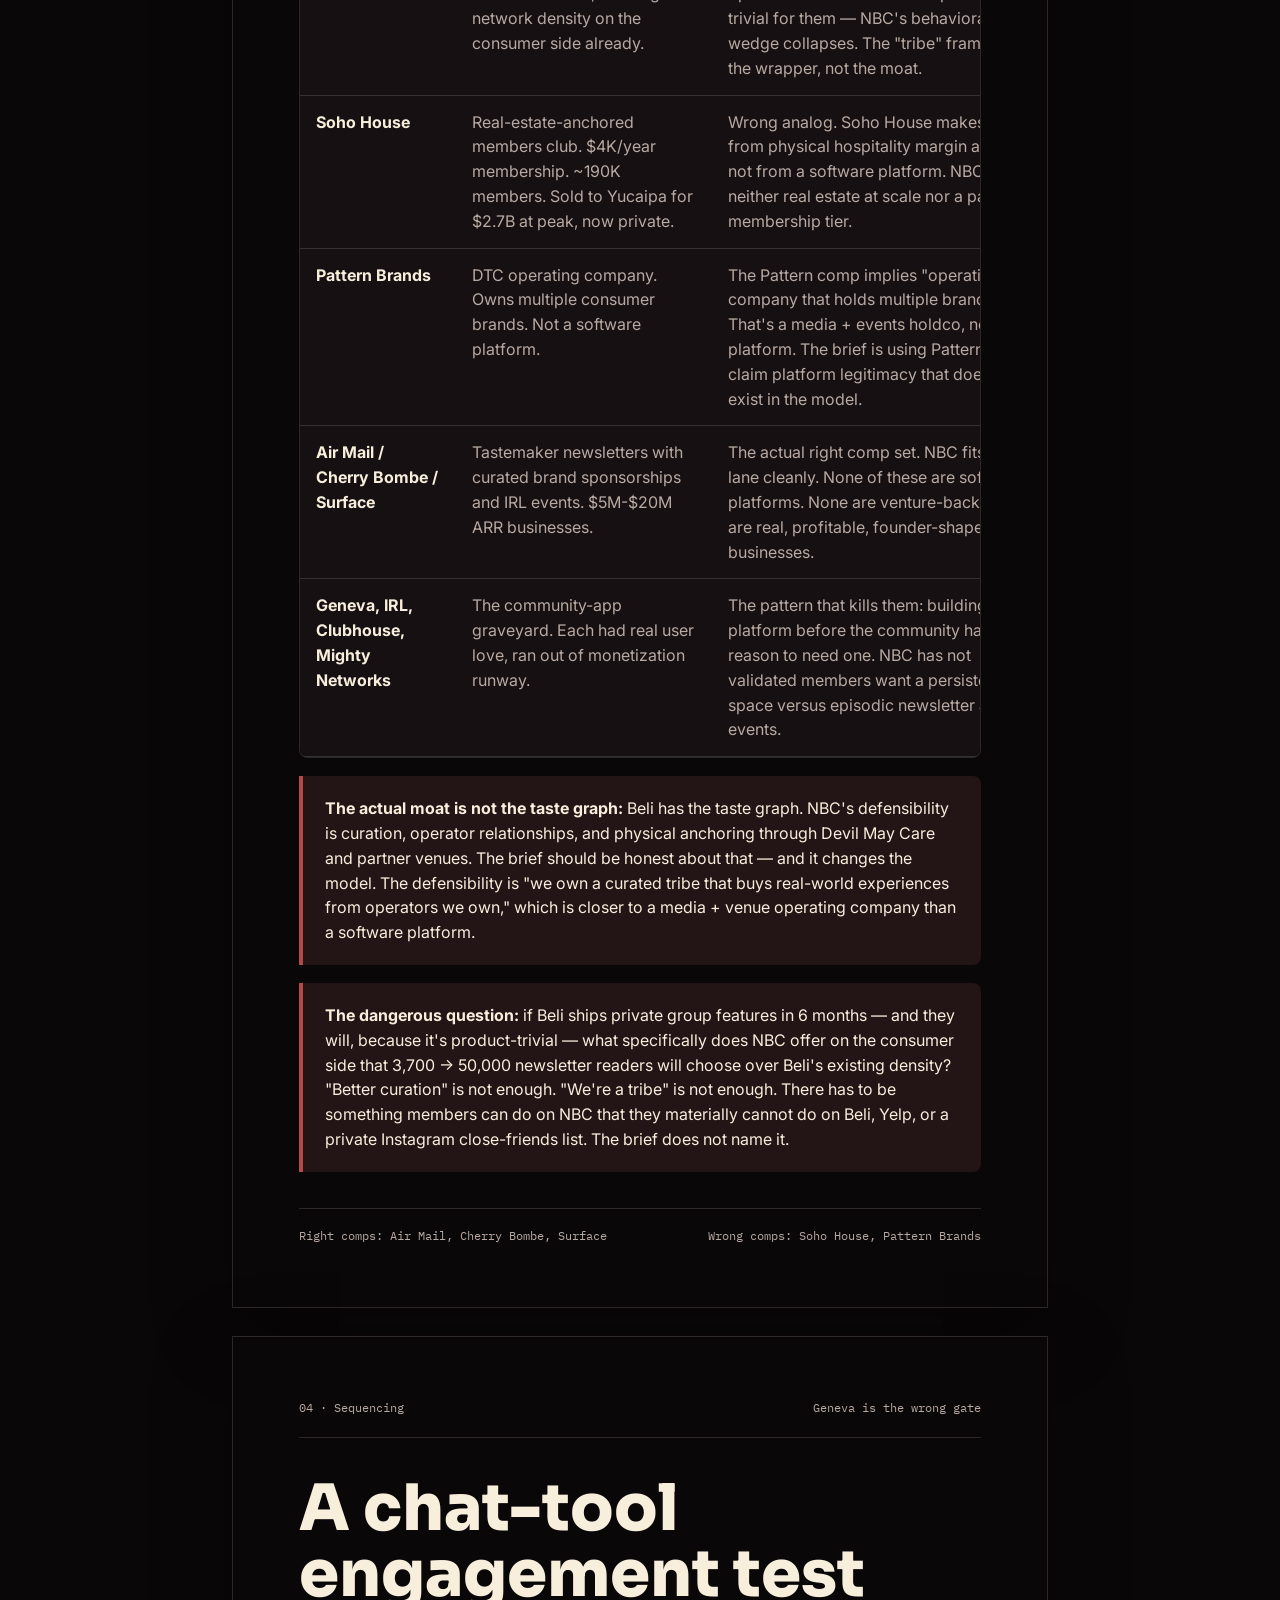
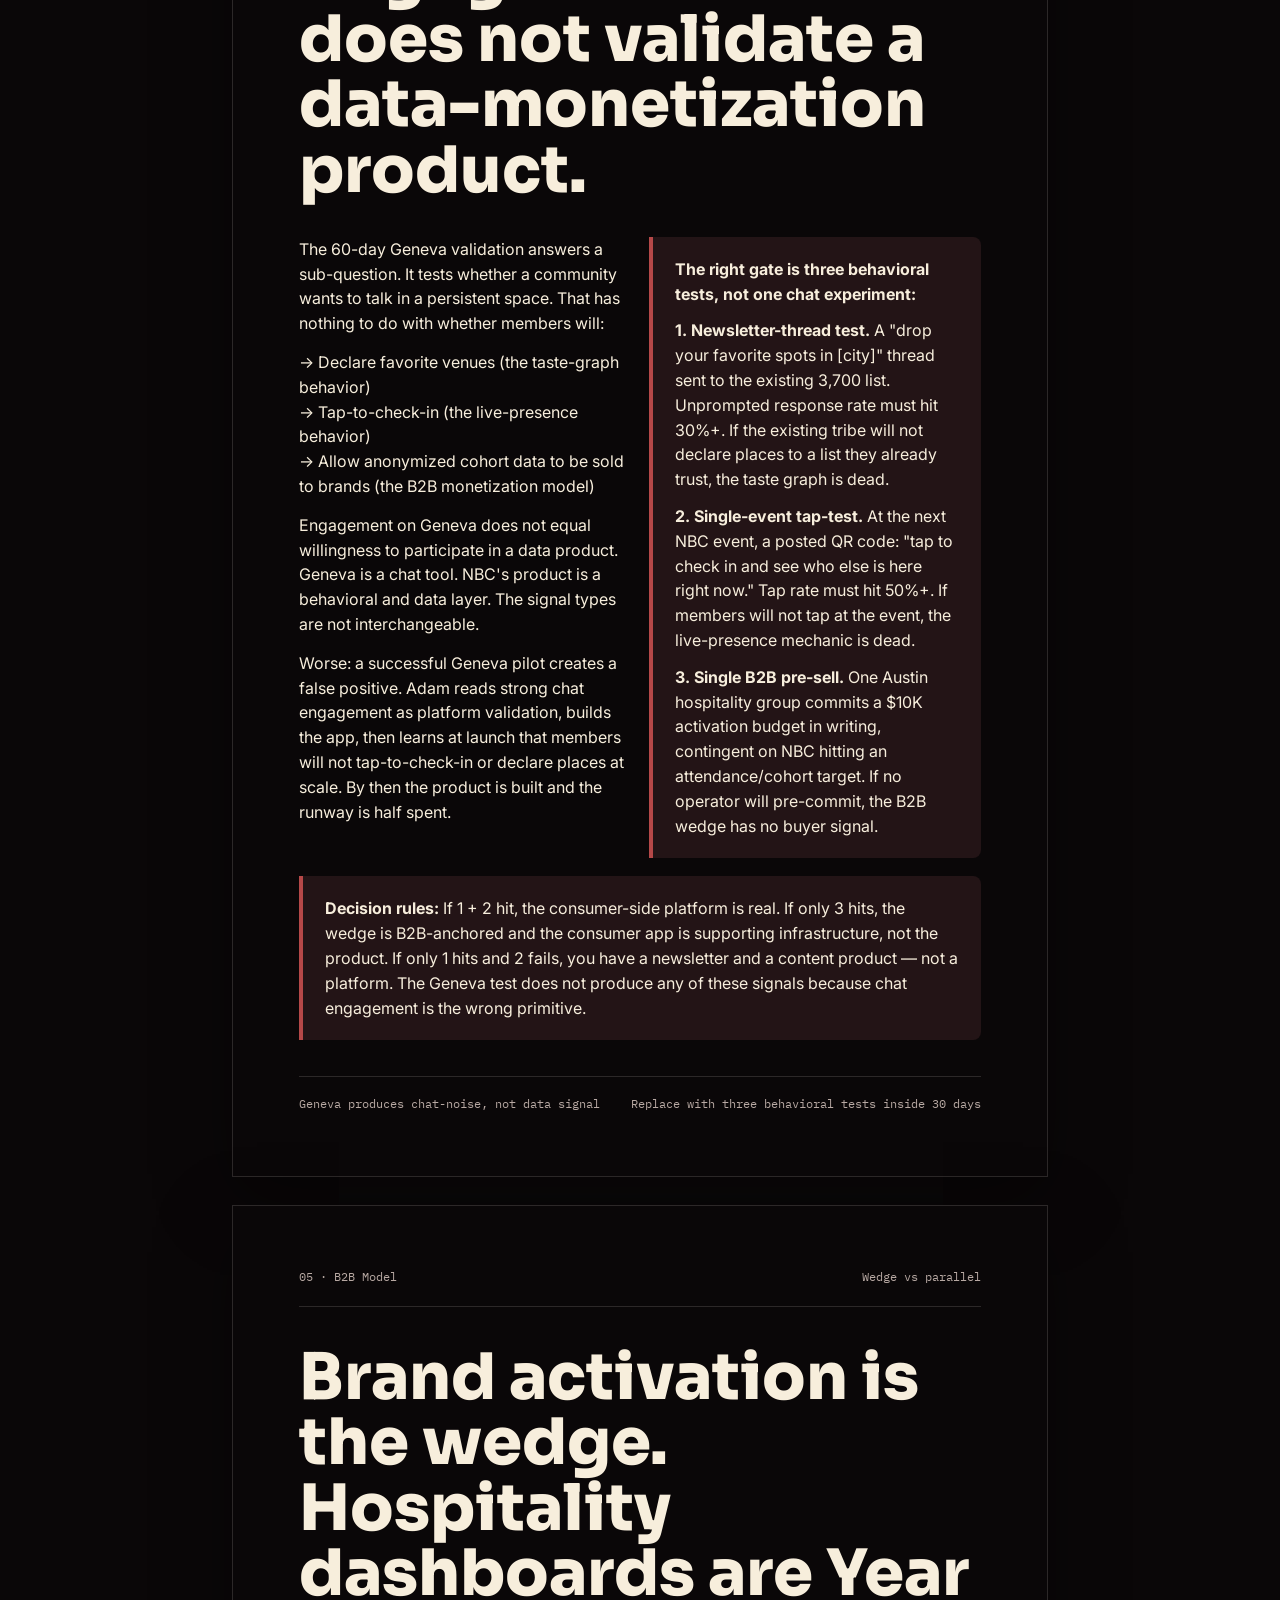
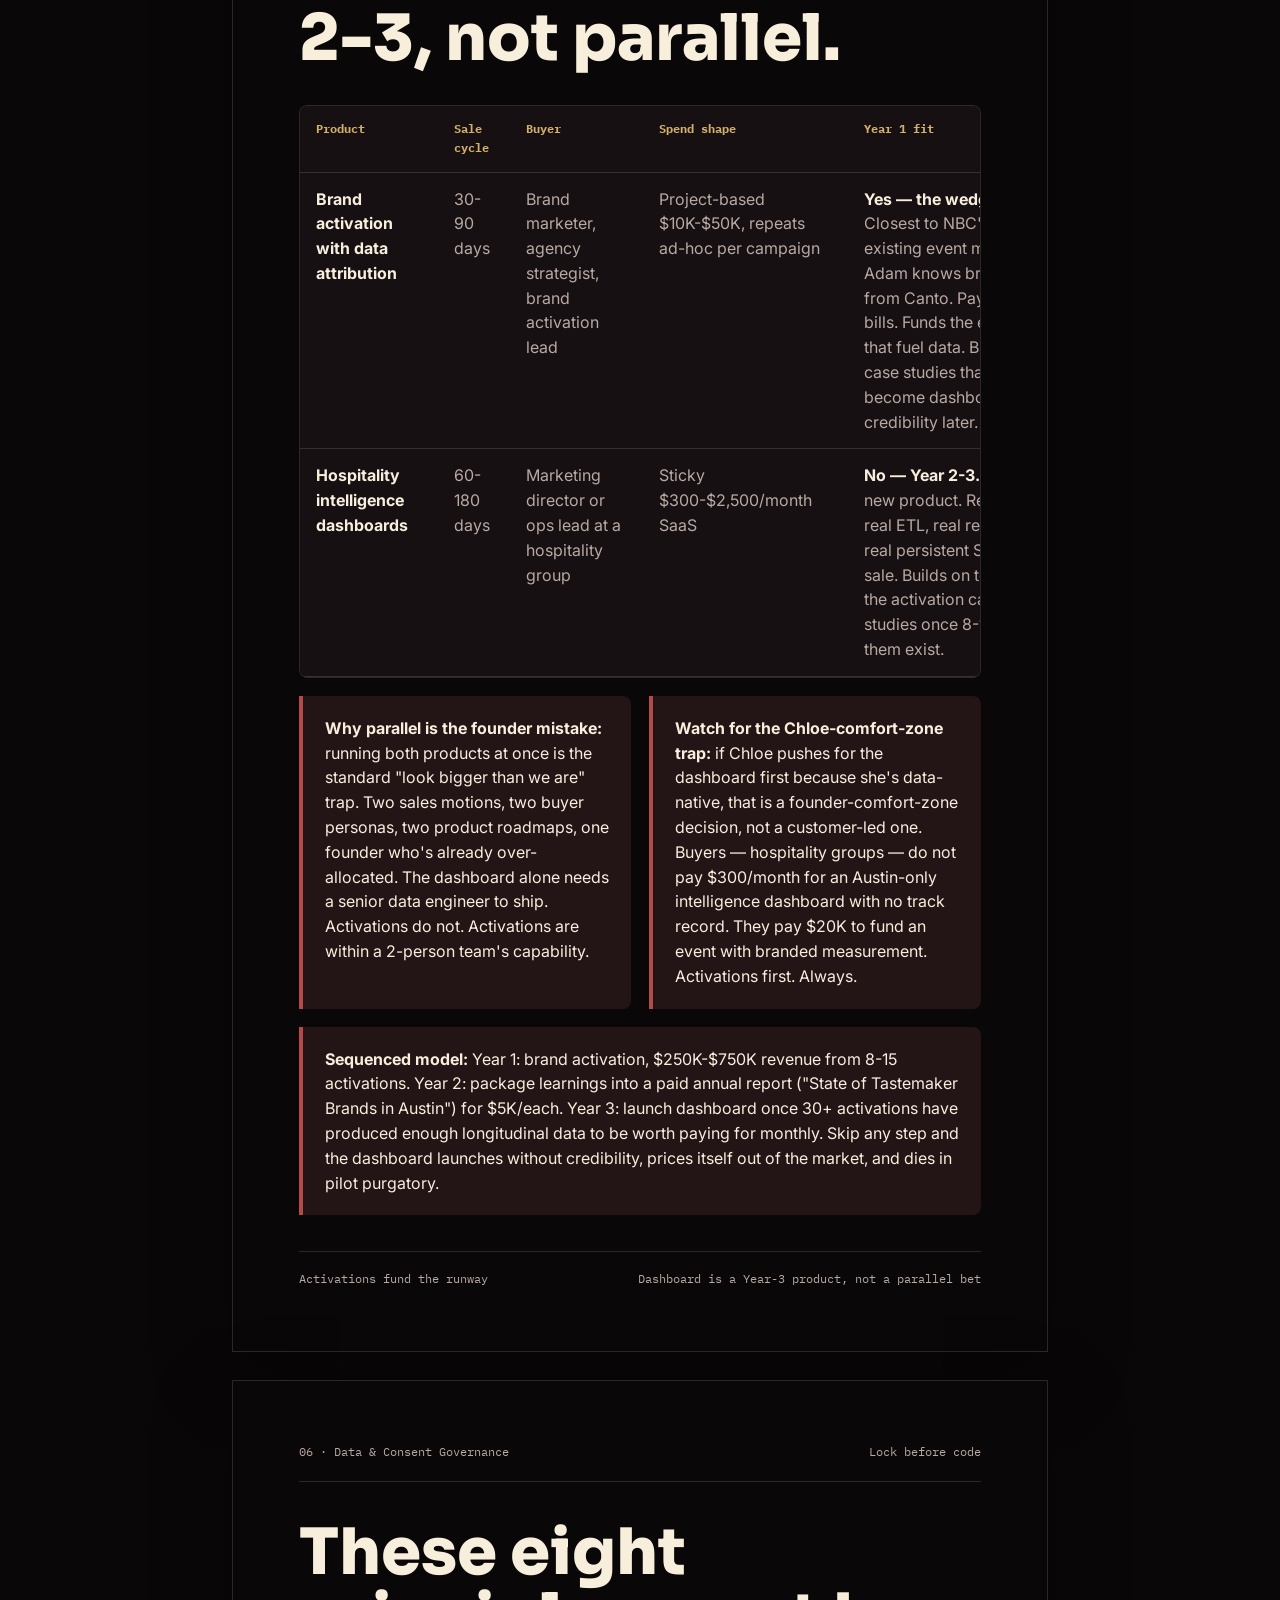
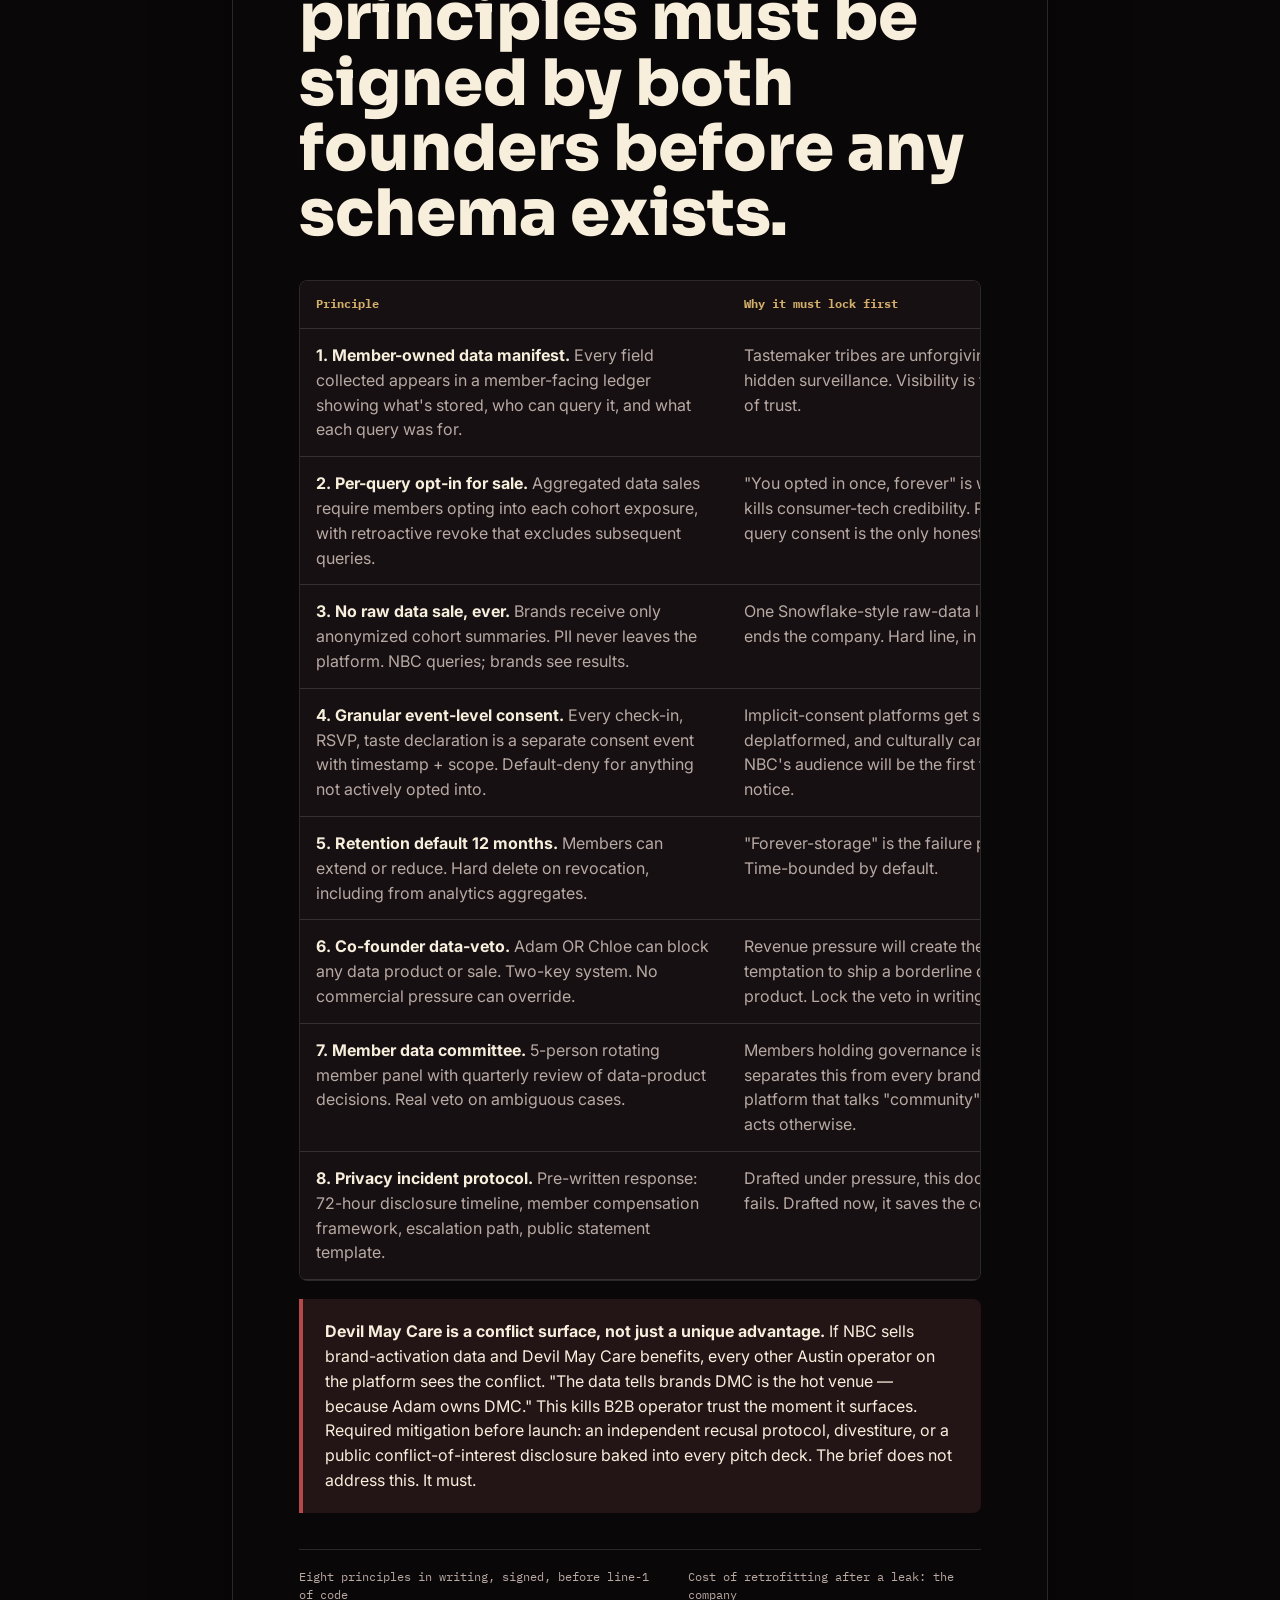
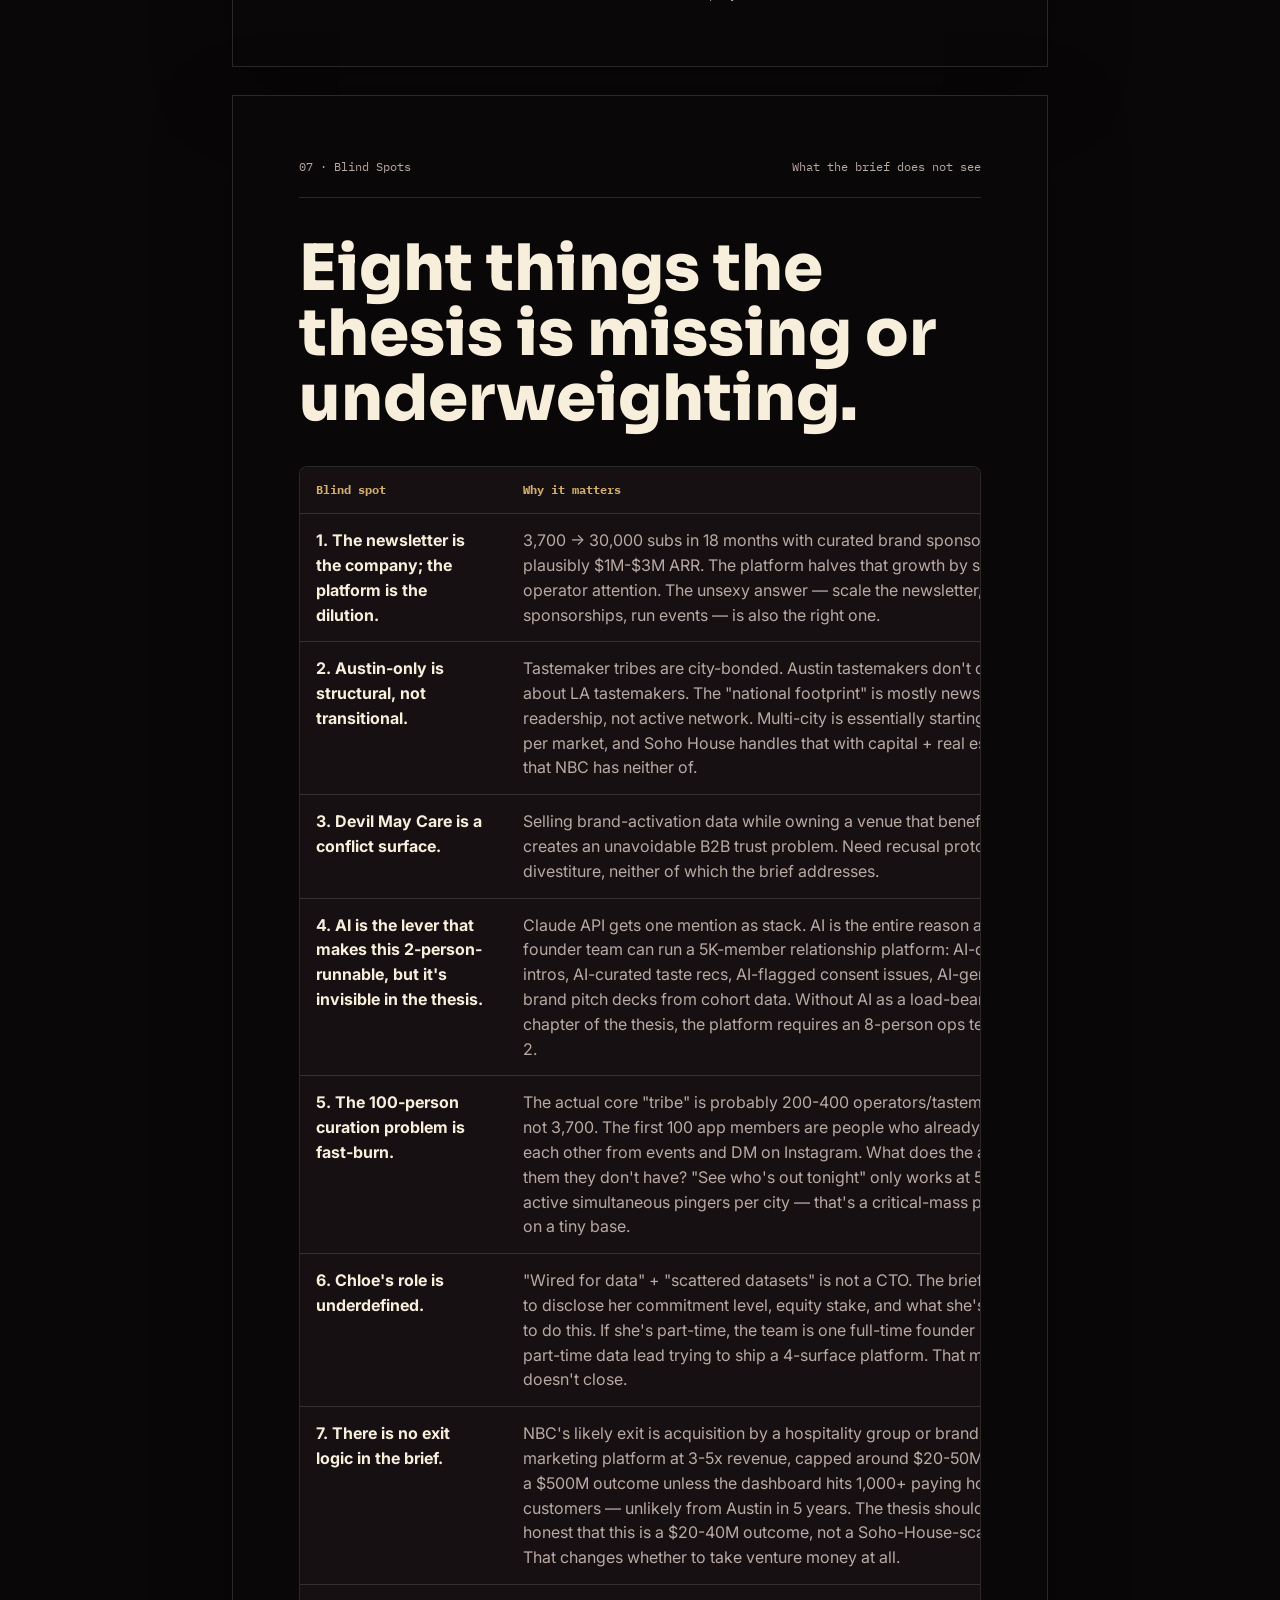
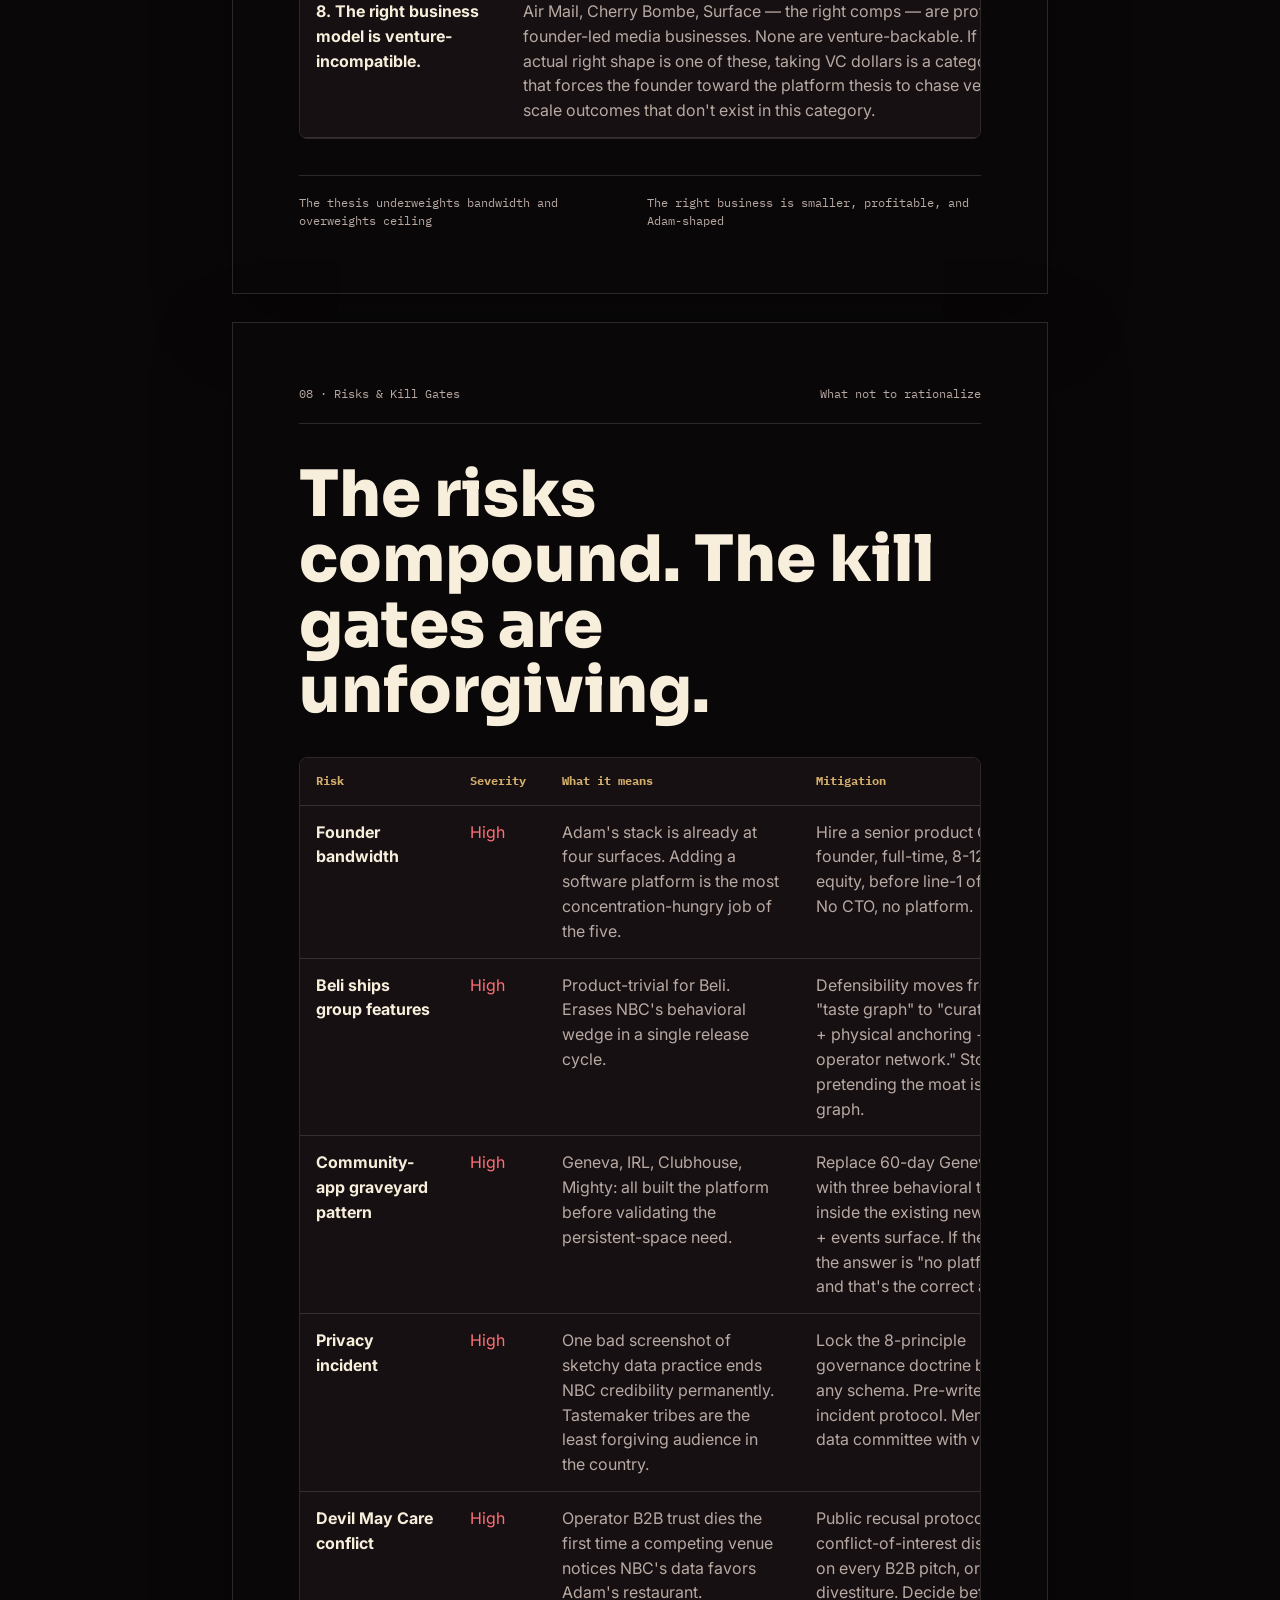
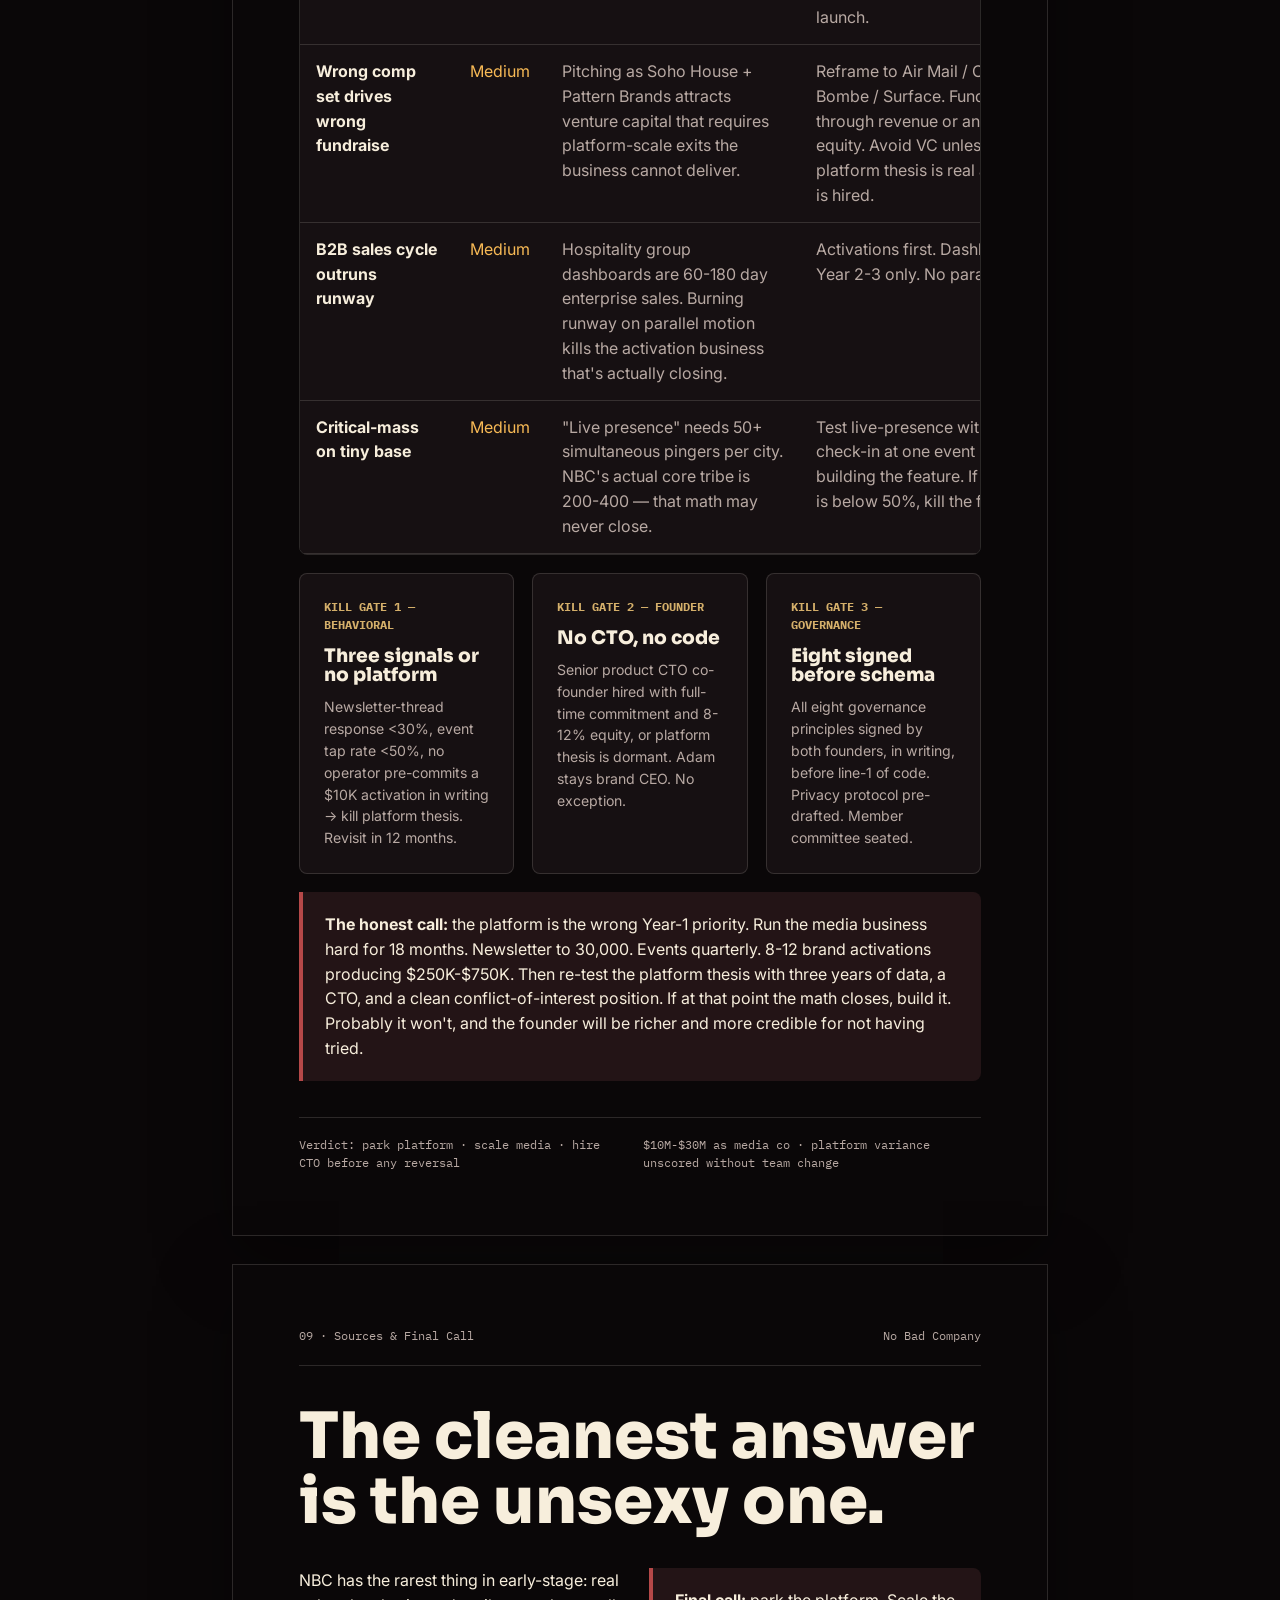
<file: decks/05-no-bad-company/index.html>
<!doctype html>
<html lang="en">
<head>
<meta charset="utf-8" />
<meta name="viewport" content="width=device-width,initial-scale=1" />
<title>No Bad Company — Members Platform Audit</title>
<link rel="preconnect" href="https://fonts.googleapis.com">
<link rel="preconnect" href="https://fonts.gstatic.com" crossorigin>
<link href="https://fonts.googleapis.com/css2?family=IBM+Plex+Mono:wght@400;600;700&family=Inter:wght@400;500;600;700;800&family=Sora:wght@600;700;800&display=swap" rel="stylesheet">
<link rel="icon" href="../../favicon.svg" type="image/svg+xml" />
<link rel="stylesheet" href="../../_shared/styles.css" />
</head>
<body class="brand-nbc">
<nav class="topbar">
  <div class="container topbar-inner">
    <a class="brand-lockup" href="../../index.html"><span class="brand-mark"></span><span>No Bad Company</span></a>
    <div class="navlinks">
      <a href="../../index.html">Hub</a>
      <a href="../01-forgeport/index.html">ForgePort</a>
      <a href="../02-sceneyield/index.html">SceneYield</a>
      <a href="../03-threadline/index.html">Threadline</a>
      <a href="../04-final-comparison/index.html">Comparison</a>
    </div>
  </div>
</nav>

<main>
  <section class="doc-page cover">
    <div>
      <div class="doc-header">
        <a class="brand-lockup" href="../../index.html"><span class="brand-mark"></span><span>No Bad Company</span></a>
        <div class="label">COMPANY 04 · TASTEMAKER MEMBERS PLATFORM</div>
      </div>
      <h1 class="doc-title">The newsletter is the company. The platform is the dilution.</h1>
      <p class="doc-subtitle">
        A members-only operating system for tastemakers — newsletter, events, app, and venues — pitched as Soho House plus Pattern Brands plus a permission-based data layer. Vetted as a real media + events business with a software fantasy bolted on that pulls the founder away from the asset that's actually working.
      </p>
      <div class="tag-row">
        <span class="tag">Tastemaker network</span>
        <span class="tag">Members-only</span>
        <span class="tag">Bandwidth crisis</span>
        <span class="tag">Park platform</span>
        <span class="tag">Scale media</span>
      </div>
    </div>
    <div class="metric-strip">
      <div class="metric"><div class="k">ASSAY FIT</div><div class="v">5.4/10</div></div>
      <div class="metric"><div class="k">ABSOLUTE</div><div class="v">6.2/10</div></div>
      <div class="metric"><div class="k">CALL</div><div class="v">Park platform</div></div>
      <div class="metric"><div class="k">VALUE BAND</div><div class="v">$10M-$30M</div></div>
    </div>
  </section>

  <section class="doc-page">
    <div class="doc-header"><div class="label">01 · Core Read</div><div class="label">No Bad Company</div></div>
    <h2 class="doc-title">A great media brand is being asked to fund a software product it cannot ship.</h2>
    <div class="doc-body two-col">
      <div>
        <p>
          NBC has a real asset and three honest signals. 3,700 newsletter subscribers, a successful SXSW activation (Tenur House), and a tribe of operators, founders, and creatives anchored in Austin. That is a small media business with a clear cultural authority and a path to $1M-$3M ARR if it grows the newsletter to 30,000 and runs branded events quarterly.
        </p>
        <p style="margin-top:16px;">
          The platform thesis is the dilution. The brief frames Soho House plus Pattern Brands plus a permission-based data layer. Two of those companies are not technology platforms. Soho House is real estate. Pattern Brands is a DTC operating company. The third comp — a tastefully done data layer — is exactly the part nobody on this team has shipped.
        </p>
        <p style="margin-top:16px;">
          The right business hiding inside this brief is the obvious one. The wrong business is the one with four surfaces, a B2B intelligence dashboard, a live-presence feature, a taste graph, and a data marketplace.
        </p>
      </div>
      <div class="callout">
        <strong>Assay call:</strong> park the platform thesis as a Year-1 priority. Run the media business. Productize events. Sell brand activations. Revisit the platform in 18 months when the newsletter has 30,000 subs and a year of brand-activation revenue actually exists. If Adam insists on the platform now, the only honest thesis requires a full-time CTO co-founder, locked governance documents, brand-activation as the wedge (not parallel), and validation through member behavior — not a Geneva chat experiment.
      </div>
    </div>
    <div class="doc-footer"><span>Why now: AI lets a 2-person team run a 5K member graph</span><span>Why hard: founder bandwidth is the binding constraint</span></div>
  </section>

  <section class="doc-page">
    <div class="doc-header"><div class="label">02 · Founder Fit</div><div class="label">The binding constraint</div></div>
    <h2 class="doc-title">This is a four-or-five-job founder profile being asked to ship a platform.</h2>
    <div class="doc-body">
      <div class="table-wrap">
        <table>
          <thead><tr><th>Adam's existing surface</th><th>Honest commitment</th><th>What it costs</th></tr></thead>
          <tbody>
            <tr><td><strong>Canto (day job)</strong></td><td>Likely 30-40+ hours/week</td><td>The cash floor. Cannot drop without a fundraise that this thesis is not ready for.</td></tr>
            <tr><td><strong>Devil May Care</strong></td><td>Operating restaurant, not passive</td><td>Hospitality businesses bleed founder attention. Service issues, staffing, vendors.</td></tr>
            <tr><td><strong>NBC newsletter + events</strong></td><td>The actual asset</td><td>The thing that is working and that needs full-court attention to grow.</td></tr>
            <tr><td><strong>Multiple side projects</strong></td><td>Self-identified shipping-velocity gap</td><td>Each one is a half-built thing that drains rather than compounds.</td></tr>
            <tr><td><strong>Proposed: NBC platform</strong></td><td>Software product at 4-surface scope</td><td>Requires 60-80 hours/week of obsessive product focus for 12-24 months.</td></tr>
          </tbody>
        </table>
      </div>
      <div class="two-col" style="margin-top:18px;">
        <div class="callout"><strong>Math doesn't work:</strong> the platform thesis adds a fifth full-time job to a stack that's already at four. The brief admits "shipping velocity across parallel projects" is the largest skill gap. Adding a software platform — the most concentration-hungry job of the five — is not a mitigation. It's an accelerant.</div>
        <div class="callout"><strong>Soho House is not the right model:</strong> Nick Jones spent 30 years building Soho House and never ran a restaurant on the side. The closest functional analog who got it right — Casa Cipriani, Zero Bond — both run by full-time hospitality CEOs with massive backing teams. None are technology platforms. None were built by part-time founders.</div>
      </div>
      <div class="callout" style="margin-top:18px;"><strong>Chloe is not a CTO as written:</strong> "wired for data collection, instrumentation, and analysis" is data-discipline, not full product engineering. If she's the technical lead, the brief needs to say so, name her commitment level, and disclose her stake. If she's a part-time advisor, the team is one full-time founder + one part-time data lead trying to build a 4-surface platform. That is not a buildable team.</div>
      <div class="callout" style="margin-top:18px;"><strong>The only configuration that works:</strong> a senior product engineer co-founder with 8-12% equity, full-time, a track record of shipping consumer software, and willingness to be the platform CEO while Adam is the brand CEO. Without that hire, the platform should not be attempted. Adam's job is media + brand + operator relationships, not shipping software.</div>
    </div>
    <div class="doc-footer"><span>Founder fit: weak for platform · strong for media</span><span>Required hire: senior product CTO before line-1 of code</span></div>
  </section>

  <section class="doc-page">
    <div class="doc-header"><div class="label">03 · Competitive Reality</div><div class="label">Beli, Soho House, Air Mail</div></div>
    <h2 class="doc-title">"Community platform with a taste graph inside" is a wordplay dodge.</h2>
    <div class="doc-body">
      <div class="table-wrap">
        <table>
          <thead><tr><th>Comp</th><th>What they actually are</th><th>What it means for NBC</th></tr></thead>
          <tbody>
            <tr>
              <td><strong>Beli</strong></td>
              <td>1M+ user taste-graph app, venture-backed, working network density on the consumer side already.</td>
              <td>If Beli ships group/private features and an operator dashboard — both product-trivial for them — NBC's behavioral wedge collapses. The "tribe" framing is the wrapper, not the moat.</td>
            </tr>
            <tr>
              <td><strong>Soho House</strong></td>
              <td>Real-estate-anchored members club. $4K/year membership. ~190K members. Sold to Yucaipa for $2.7B at peak, now private.</td>
              <td>Wrong analog. Soho House makes money from physical hospitality margin and dues, not from a software platform. NBC has neither real estate at scale nor a paid membership tier.</td>
            </tr>
            <tr>
              <td><strong>Pattern Brands</strong></td>
              <td>DTC operating company. Owns multiple consumer brands. Not a software platform.</td>
              <td>The Pattern comp implies "operating company that holds multiple brands." That's a media + events holdco, not a platform. The brief is using Pattern to claim platform legitimacy that doesn't exist in the model.</td>
            </tr>
            <tr>
              <td><strong>Air Mail / Cherry Bombe / Surface</strong></td>
              <td>Tastemaker newsletters with curated brand sponsorships and IRL events. $5M-$20M ARR businesses.</td>
              <td>The actual right comp set. NBC fits this lane cleanly. None of these are software platforms. None are venture-backable. All are real, profitable, founder-shaped businesses.</td>
            </tr>
            <tr>
              <td><strong>Geneva, IRL, Clubhouse, Mighty Networks</strong></td>
              <td>The community-app graveyard. Each had real user love, ran out of monetization runway.</td>
              <td>The pattern that kills them: building the platform before the community has a reason to need one. NBC has not validated members want a persistent space versus episodic newsletter and events.</td>
            </tr>
          </tbody>
        </table>
      </div>
      <div class="callout" style="margin-top:18px;"><strong>The actual moat is not the taste graph:</strong> Beli has the taste graph. NBC's defensibility is curation, operator relationships, and physical anchoring through Devil May Care and partner venues. The brief should be honest about that — and it changes the model. The defensibility is "we own a curated tribe that buys real-world experiences from operators we own," which is closer to a media + venue operating company than a software platform.</div>
      <div class="callout" style="margin-top:18px;"><strong>The dangerous question:</strong> if Beli ships private group features in 6 months — and they will, because it's product-trivial — what specifically does NBC offer on the consumer side that 3,700 → 50,000 newsletter readers will choose over Beli's existing density? "Better curation" is not enough. "We're a tribe" is not enough. There has to be something members can do on NBC that they materially cannot do on Beli, Yelp, or a private Instagram close-friends list. The brief does not name it.</div>
    </div>
    <div class="doc-footer"><span>Right comps: Air Mail, Cherry Bombe, Surface</span><span>Wrong comps: Soho House, Pattern Brands</span></div>
  </section>

  <section class="doc-page">
    <div class="doc-header"><div class="label">04 · Sequencing</div><div class="label">Geneva is the wrong gate</div></div>
    <h2 class="doc-title">A chat-tool engagement test does not validate a data-monetization product.</h2>
    <div class="doc-body two-col">
      <div>
        <p>
          The 60-day Geneva validation answers a sub-question. It tests whether a community wants to talk in a persistent space. That has nothing to do with whether members will:
        </p>
        <p style="margin-top:14px;">
          → Declare favorite venues (the taste-graph behavior)<br>
          → Tap-to-check-in (the live-presence behavior)<br>
          → Allow anonymized cohort data to be sold to brands (the B2B monetization model)
        </p>
        <p style="margin-top:14px;">
          Engagement on Geneva does not equal willingness to participate in a data product. Geneva is a chat tool. NBC's product is a behavioral and data layer. The signal types are not interchangeable.
        </p>
        <p style="margin-top:14px;">
          Worse: a successful Geneva pilot creates a false positive. Adam reads strong chat engagement as platform validation, builds the app, then learns at launch that members will not tap-to-check-in or declare places at scale. By then the product is built and the runway is half spent.
        </p>
      </div>
      <div class="callout">
        <strong>The right gate is three behavioral tests, not one chat experiment:</strong>
        <p style="margin-top:12px;">
          <strong>1. Newsletter-thread test.</strong> A "drop your favorite spots in [city]" thread sent to the existing 3,700 list. Unprompted response rate must hit 30%+. If the existing tribe will not declare places to a list they already trust, the taste graph is dead.
        </p>
        <p style="margin-top:12px;">
          <strong>2. Single-event tap-test.</strong> At the next NBC event, a posted QR code: "tap to check in and see who else is here right now." Tap rate must hit 50%+. If members will not tap at the event, the live-presence mechanic is dead.
        </p>
        <p style="margin-top:12px;">
          <strong>3. Single B2B pre-sell.</strong> One Austin hospitality group commits a $10K activation budget in writing, contingent on NBC hitting an attendance/cohort target. If no operator will pre-commit, the B2B wedge has no buyer signal.
        </p>
      </div>
    </div>
    <div class="callout" style="margin-top:18px;"><strong>Decision rules:</strong> If 1 + 2 hit, the consumer-side platform is real. If only 3 hits, the wedge is B2B-anchored and the consumer app is supporting infrastructure, not the product. If only 1 hits and 2 fails, you have a newsletter and a content product — not a platform. The Geneva test does not produce any of these signals because chat engagement is the wrong primitive.</div>
    <div class="doc-footer"><span>Geneva produces chat-noise, not data signal</span><span>Replace with three behavioral tests inside 30 days</span></div>
  </section>

  <section class="doc-page">
    <div class="doc-header"><div class="label">05 · B2B Model</div><div class="label">Wedge vs parallel</div></div>
    <h2 class="doc-title">Brand activation is the wedge. Hospitality dashboards are Year 2-3, not parallel.</h2>
    <div class="doc-body">
      <div class="table-wrap">
        <table>
          <thead><tr><th>Product</th><th>Sale cycle</th><th>Buyer</th><th>Spend shape</th><th>Year 1 fit</th></tr></thead>
          <tbody>
            <tr>
              <td><strong>Brand activation with data attribution</strong></td>
              <td>30-90 days</td>
              <td>Brand marketer, agency strategist, brand activation lead</td>
              <td>Project-based $10K-$50K, repeats ad-hoc per campaign</td>
              <td><strong>Yes — the wedge.</strong> Closest to NBC's existing event motion. Adam knows brands from Canto. Pays the bills. Funds the events that fuel data. Builds case studies that become dashboard credibility later.</td>
            </tr>
            <tr>
              <td><strong>Hospitality intelligence dashboards</strong></td>
              <td>60-180 days</td>
              <td>Marketing director or ops lead at a hospitality group</td>
              <td>Sticky $300-$2,500/month SaaS</td>
              <td><strong>No — Year 2-3.</strong> Net-new product. Requires real ETL, real reporting, real persistent SaaS sale. Builds on top of the activation case studies once 8-12 of them exist.</td>
            </tr>
          </tbody>
        </table>
      </div>
      <div class="two-col" style="margin-top:18px;">
        <div class="callout"><strong>Why parallel is the founder mistake:</strong> running both products at once is the standard "look bigger than we are" trap. Two sales motions, two buyer personas, two product roadmaps, one founder who's already over-allocated. The dashboard alone needs a senior data engineer to ship. Activations do not. Activations are within a 2-person team's capability.</div>
        <div class="callout"><strong>Watch for the Chloe-comfort-zone trap:</strong> if Chloe pushes for the dashboard first because she's data-native, that is a founder-comfort-zone decision, not a customer-led one. Buyers — hospitality groups — do not pay $300/month for an Austin-only intelligence dashboard with no track record. They pay $20K to fund an event with branded measurement. Activations first. Always.</div>
      </div>
    </div>
    <div class="callout" style="margin-top:18px;"><strong>Sequenced model:</strong> Year 1: brand activation, $250K-$750K revenue from 8-15 activations. Year 2: package learnings into a paid annual report ("State of Tastemaker Brands in Austin") for $5K/each. Year 3: launch dashboard once 30+ activations have produced enough longitudinal data to be worth paying for monthly. Skip any step and the dashboard launches without credibility, prices itself out of the market, and dies in pilot purgatory.</div>
    <div class="doc-footer"><span>Activations fund the runway</span><span>Dashboard is a Year-3 product, not a parallel bet</span></div>
  </section>

  <section class="doc-page">
    <div class="doc-header"><div class="label">06 · Data &amp; Consent Governance</div><div class="label">Lock before code</div></div>
    <h2 class="doc-title">These eight principles must be signed by both founders before any schema exists.</h2>
    <div class="doc-body">
      <div class="table-wrap">
        <table>
          <thead><tr><th>Principle</th><th>Why it must lock first</th></tr></thead>
          <tbody>
            <tr><td><strong>1. Member-owned data manifest.</strong> Every field collected appears in a member-facing ledger showing what's stored, who can query it, and what each query was for.</td><td>Tastemaker tribes are unforgiving about hidden surveillance. Visibility is the price of trust.</td></tr>
            <tr><td><strong>2. Per-query opt-in for sale.</strong> Aggregated data sales require members opting into each cohort exposure, with retroactive revoke that excludes subsequent queries.</td><td>"You opted in once, forever" is what kills consumer-tech credibility. Per-query consent is the only honest model.</td></tr>
            <tr><td><strong>3. No raw data sale, ever.</strong> Brands receive only anonymized cohort summaries. PII never leaves the platform. NBC queries; brands see results.</td><td>One Snowflake-style raw-data leak ends the company. Hard line, in writing.</td></tr>
            <tr><td><strong>4. Granular event-level consent.</strong> Every check-in, RSVP, taste declaration is a separate consent event with timestamp + scope. Default-deny for anything not actively opted into.</td><td>Implicit-consent platforms get sued, deplatformed, and culturally cancelled. NBC's audience will be the first to notice.</td></tr>
            <tr><td><strong>5. Retention default 12 months.</strong> Members can extend or reduce. Hard delete on revocation, including from analytics aggregates.</td><td>"Forever-storage" is the failure pattern. Time-bounded by default.</td></tr>
            <tr><td><strong>6. Co-founder data-veto.</strong> Adam OR Chloe can block any data product or sale. Two-key system. No commercial pressure can override.</td><td>Revenue pressure will create the temptation to ship a borderline data product. Lock the veto in writing now.</td></tr>
            <tr><td><strong>7. Member data committee.</strong> 5-person rotating member panel with quarterly review of data-product decisions. Real veto on ambiguous cases.</td><td>Members holding governance is what separates this from every brand-platform that talks "community" and acts otherwise.</td></tr>
            <tr><td><strong>8. Privacy incident protocol.</strong> Pre-written response: 72-hour disclosure timeline, member compensation framework, escalation path, public statement template.</td><td>Drafted under pressure, this document fails. Drafted now, it saves the company.</td></tr>
          </tbody>
        </table>
      </div>
      <div class="callout" style="margin-top:18px;"><strong>Devil May Care is a conflict surface, not just a unique advantage.</strong> If NBC sells brand-activation data and Devil May Care benefits, every other Austin operator on the platform sees the conflict. "The data tells brands DMC is the hot venue — because Adam owns DMC." This kills B2B operator trust the moment it surfaces. Required mitigation before launch: an independent recusal protocol, divestiture, or a public conflict-of-interest disclosure baked into every pitch deck. The brief does not address this. It must.</div>
    </div>
    <div class="doc-footer"><span>Eight principles in writing, signed, before line-1 of code</span><span>Cost of retrofitting after a leak: the company</span></div>
  </section>

  <section class="doc-page">
    <div class="doc-header"><div class="label">07 · Blind Spots</div><div class="label">What the brief does not see</div></div>
    <h2 class="doc-title">Eight things the thesis is missing or underweighting.</h2>
    <div class="doc-body">
      <div class="table-wrap">
        <table>
          <thead><tr><th>Blind spot</th><th>Why it matters</th></tr></thead>
          <tbody>
            <tr>
              <td><strong>1. The newsletter is the company; the platform is the dilution.</strong></td>
              <td>3,700 → 30,000 subs in 18 months with curated brand sponsors is plausibly $1M-$3M ARR. The platform halves that growth by stealing operator attention. The unsexy answer — scale the newsletter, sell sponsorships, run events — is also the right one.</td>
            </tr>
            <tr>
              <td><strong>2. Austin-only is structural, not transitional.</strong></td>
              <td>Tastemaker tribes are city-bonded. Austin tastemakers don't care about LA tastemakers. The "national footprint" is mostly newsletter readership, not active network. Multi-city is essentially starting over per market, and Soho House handles that with capital + real estate that NBC has neither of.</td>
            </tr>
            <tr>
              <td><strong>3. Devil May Care is a conflict surface.</strong></td>
              <td>Selling brand-activation data while owning a venue that benefits creates an unavoidable B2B trust problem. Need recusal protocol or divestiture, neither of which the brief addresses.</td>
            </tr>
            <tr>
              <td><strong>4. AI is the lever that makes this 2-person-runnable, but it's invisible in the thesis.</strong></td>
              <td>Claude API gets one mention as stack. AI is the entire reason a 2-founder team can run a 5K-member relationship platform: AI-drafted intros, AI-curated taste recs, AI-flagged consent issues, AI-generated brand pitch decks from cohort data. Without AI as a load-bearing chapter of the thesis, the platform requires an 8-person ops team, not 2.</td>
            </tr>
            <tr>
              <td><strong>5. The 100-person curation problem is fast-burn.</strong></td>
              <td>The actual core "tribe" is probably 200-400 operators/tastemakers, not 3,700. The first 100 app members are people who already know each other from events and DM on Instagram. What does the app give them they don't have? "See who's out tonight" only works at 50+ active simultaneous pingers per city — that's a critical-mass problem on a tiny base.</td>
            </tr>
            <tr>
              <td><strong>6. Chloe's role is underdefined.</strong></td>
              <td>"Wired for data" + "scattered datasets" is not a CTO. The brief needs to disclose her commitment level, equity stake, and what she's leaving to do this. If she's part-time, the team is one full-time founder + one part-time data lead trying to ship a 4-surface platform. That math doesn't close.</td>
            </tr>
            <tr>
              <td><strong>7. There is no exit logic in the brief.</strong></td>
              <td>NBC's likely exit is acquisition by a hospitality group or brand-marketing platform at 3-5x revenue, capped around $20-50M. It is not a $500M outcome unless the dashboard hits 1,000+ paying hospitality customers — unlikely from Austin in 5 years. The thesis should be honest that this is a $20-40M outcome, not a Soho-House-scale one. That changes whether to take venture money at all.</td>
            </tr>
            <tr>
              <td><strong>8. The right business model is venture-incompatible.</strong></td>
              <td>Air Mail, Cherry Bombe, Surface — the right comps — are profitable founder-led media businesses. None are venture-backable. If NBC's actual right shape is one of these, taking VC dollars is a category error that forces the founder toward the platform thesis to chase venture-scale outcomes that don't exist in this category.</td>
            </tr>
          </tbody>
        </table>
      </div>
    </div>
    <div class="doc-footer"><span>The thesis underweights bandwidth and overweights ceiling</span><span>The right business is smaller, profitable, and Adam-shaped</span></div>
  </section>

  <section class="doc-page">
    <div class="doc-header"><div class="label">08 · Risks &amp; Kill Gates</div><div class="label">What not to rationalize</div></div>
    <h2 class="doc-title">The risks compound. The kill gates are unforgiving.</h2>
    <div class="doc-body">
      <div class="table-wrap">
        <table>
          <thead><tr><th>Risk</th><th>Severity</th><th>What it means</th><th>Mitigation</th></tr></thead>
          <tbody>
            <tr><td><strong>Founder bandwidth</strong></td><td class="risk-high">High</td><td>Adam's stack is already at four surfaces. Adding a software platform is the most concentration-hungry job of the five.</td><td>Hire a senior product CTO co-founder, full-time, 8-12% equity, before line-1 of code. No CTO, no platform.</td></tr>
            <tr><td><strong>Beli ships group features</strong></td><td class="risk-high">High</td><td>Product-trivial for Beli. Erases NBC's behavioral wedge in a single release cycle.</td><td>Defensibility moves from "taste graph" to "curated tribe + physical anchoring + B2B operator network." Stop pretending the moat is the graph.</td></tr>
            <tr><td><strong>Community-app graveyard pattern</strong></td><td class="risk-high">High</td><td>Geneva, IRL, Clubhouse, Mighty: all built the platform before validating the persistent-space need.</td><td>Replace 60-day Geneva test with three behavioral tests inside the existing newsletter + events surface. If they fail, the answer is "no platform" — and that's the correct answer.</td></tr>
            <tr><td><strong>Privacy incident</strong></td><td class="risk-high">High</td><td>One bad screenshot of sketchy data practice ends NBC credibility permanently. Tastemaker tribes are the least forgiving audience in the country.</td><td>Lock the 8-principle governance doctrine before any schema. Pre-write the incident protocol. Member data committee with veto.</td></tr>
            <tr><td><strong>Devil May Care conflict</strong></td><td class="risk-high">High</td><td>Operator B2B trust dies the first time a competing venue notices NBC's data favors Adam's restaurant.</td><td>Public recusal protocol, conflict-of-interest disclosure on every B2B pitch, or divestiture. Decide before launch.</td></tr>
            <tr><td><strong>Wrong comp set drives wrong fundraise</strong></td><td class="risk-med">Medium</td><td>Pitching as Soho House + Pattern Brands attracts venture capital that requires platform-scale exits the business cannot deliver.</td><td>Reframe to Air Mail / Cherry Bombe / Surface. Fund through revenue or angel equity. Avoid VC unless the platform thesis is real and CTO is hired.</td></tr>
            <tr><td><strong>B2B sales cycle outruns runway</strong></td><td class="risk-med">Medium</td><td>Hospitality group dashboards are 60-180 day enterprise sales. Burning runway on parallel motion kills the activation business that's actually closing.</td><td>Activations first. Dashboards Year 2-3 only. No parallel.</td></tr>
            <tr><td><strong>Critical-mass on tiny base</strong></td><td class="risk-med">Medium</td><td>"Live presence" needs 50+ simultaneous pingers per city. NBC's actual core tribe is 200-400 — that math may never close.</td><td>Test live-presence with QR check-in at one event before building the feature. If tap rate is below 50%, kill the feature.</td></tr>
          </tbody>
        </table>
      </div>
      <div class="three-col" style="margin-top:18px;">
        <div class="score-card">
          <div class="eyebrow">Kill gate 1 — Behavioral</div>
          <h3 style="margin-top:12px;">Three signals or no platform</h3>
          <p class="muted small" style="margin-top:12px;">Newsletter-thread response &lt;30%, event tap rate &lt;50%, no operator pre-commits a $10K activation in writing → kill platform thesis. Revisit in 12 months.</p>
        </div>
        <div class="score-card">
          <div class="eyebrow">Kill gate 2 — Founder</div>
          <h3 style="margin-top:12px;">No CTO, no code</h3>
          <p class="muted small" style="margin-top:12px;">Senior product CTO co-founder hired with full-time commitment and 8-12% equity, or platform thesis is dormant. Adam stays brand CEO. No exception.</p>
        </div>
        <div class="score-card">
          <div class="eyebrow">Kill gate 3 — Governance</div>
          <h3 style="margin-top:12px;">Eight signed before schema</h3>
          <p class="muted small" style="margin-top:12px;">All eight governance principles signed by both founders, in writing, before line-1 of code. Privacy protocol pre-drafted. Member committee seated.</p>
        </div>
      </div>
      <div class="callout" style="margin-top:18px;"><strong>The honest call:</strong> the platform is the wrong Year-1 priority. Run the media business hard for 18 months. Newsletter to 30,000. Events quarterly. 8-12 brand activations producing $250K-$750K. Then re-test the platform thesis with three years of data, a CTO, and a clean conflict-of-interest position. If at that point the math closes, build it. Probably it won't, and the founder will be richer and more credible for not having tried.</div>
    </div>
    <div class="doc-footer"><span>Verdict: park platform · scale media · hire CTO before any reversal</span><span>$10M-$30M as media co · platform variance unscored without team change</span></div>
  </section>

  <section class="doc-page">
    <div class="doc-header"><div class="label">09 · Sources &amp; Final Call</div><div class="label">No Bad Company</div></div>
    <h2 class="doc-title">The cleanest answer is the unsexy one.</h2>
    <div class="doc-body two-col">
      <div>
        <p>
          NBC has the rarest thing in early-stage: real cultural authority and a tribe people actually want to be in. That asset is worth protecting. The platform thesis as currently scoped puts that asset at risk by demanding founder time and capital that the asset itself needs to grow.
        </p>
        <p style="margin-top:14px;">
          The right business hiding inside this brief is a $10M-$30M tastemaker media + events company with curated brand sponsorships and a respected name. That is real, fundable, and Adam-shaped. The platform is fantasy that costs him the real business if pursued without a full-time CTO, locked governance, and validated behavior signals.
        </p>
        <p style="margin-top:14px;">
          If Adam is unwilling to wait 18 months on the platform and unwilling to hire a full-time CTO, the friend-honest answer is: the friend is too busy to build this and should not. That is the lens of someone who likes him enough to tell him so.
        </p>
      </div>
      <div class="callout">
        <strong>Final call:</strong> park the platform. Scale the newsletter to 30K subscribers and run events as the proof flywheel for 18 months. Sell brand activations as the B2B wedge. Hire a CTO co-founder if the platform thesis survives the wait. If Beli ships group features in the meantime — and they will — pivot the thesis from "platform" to "operator-network media co" without ego cost. That's the version that survives.
      </div>
    </div>
    <div class="doc-body source-list" style="margin-top:24px;">
      <div class="source">S20 Soho House membership scale + 2021 IPO + 2024 take-private background: <a href="https://www.bloomberg.com/news/articles/2024-12-19/soho-house-to-go-private-in-1-8-billion-deal-with-yucaipa">bloomberg.com — Soho House go-private deal</a></div>
      <div class="source">S21 Beli scale + venture round context: <a href="https://techcrunch.com/2024/06/13/beli-restaurant-list-app-funding/">techcrunch.com — Beli funding coverage</a></div>
      <div class="source">S22 Air Mail revenue + subscriber profile (Tina Brown / Graydon Carter newsletter): <a href="https://www.nytimes.com/2023/05/15/business/media/air-mail-graydon-carter.html">nytimes.com — Air Mail business profile</a></div>
      <div class="source">S23 Cherry Bombe operating model — newsletter + events + brand activations: <a href="https://www.cherrybombe.com/about">cherrybombe.com/about</a></div>
      <div class="source">S24 Community-app graveyard — IRL shutdown, Clubhouse decline, Mighty Networks plateau: <a href="https://techcrunch.com/2023/06/26/irl-shutting-down-after-investigation/">techcrunch.com — IRL shutdown</a></div>
      <div class="source">S25 Tastemaker / members-club category economics — Surface, Air Mail, Casa Cipriani comparisons: <a href="https://www.theinformation.com/articles/the-rise-of-the-private-members-club">theinformation.com — Private members clubs</a></div>
      <div class="source">S26 Privacy incident pattern recognition — consumer trust failures (FTC actions, member exodus events): <a href="https://www.ftc.gov/business-guidance/privacy-security">ftc.gov/business-guidance/privacy-security</a></div>
    </div>
    <div class="doc-footer"><span>Brief vetted April 25 2026</span><span>Back to hub</span></div>
  </section>
</main>
</body>
</html>
</file>
<file: _shared/styles.css>
:root {
  color-scheme: dark;
  --page: #090b0f;
  --surface: #11151c;
  --surface-2: #161c25;
  --surface-3: #202733;
  --text: #f5f1e8;
  --muted: #a9b0b9;
  --line: rgba(245, 241, 232, 0.14);
  --line-strong: rgba(245, 241, 232, 0.28);
  --accent: #ff7a2f;
  --accent-2: #49d6d2;
  --accent-3: #d8c16d;
  --danger: #ff6f76;
  --success: #73db91;
  --warning: #f7b955;
  --font-head: "Sora", "Inter", system-ui, sans-serif;
  --font-body: "Inter", system-ui, sans-serif;
  --font-mono: "IBM Plex Mono", ui-monospace, monospace;
  --shadow: 0 22px 70px rgba(0, 0, 0, 0.34);
}

html {
  scroll-behavior: smooth;
}

* {
  box-sizing: border-box;
}

body {
  margin: 0;
  background: var(--page);
  color: var(--text);
  font-family: var(--font-body);
  font-size: 16px;
  line-height: 1.55;
  -webkit-font-smoothing: antialiased;
}

a {
  color: inherit;
}

img,
svg {
  max-width: 100%;
}

h1,
h2,
h3,
h4,
.display {
  margin: 0;
  font-family: var(--font-head);
  font-weight: 800;
  line-height: 1.02;
  letter-spacing: 0;
}

p {
  margin: 0;
}

.mono {
  font-family: var(--font-mono);
}

.muted {
  color: var(--muted);
}

.container {
  width: min(1180px, calc(100vw - 40px));
  margin: 0 auto;
}

.wide {
  width: min(1380px, calc(100vw - 40px));
}

.topbar {
  position: sticky;
  top: 0;
  z-index: 20;
  border-bottom: 1px solid var(--line);
  background: color-mix(in srgb, var(--page) 92%, transparent);
  backdrop-filter: blur(18px);
}

.topbar-inner {
  display: flex;
  align-items: center;
  justify-content: space-between;
  gap: 20px;
  padding: 14px 0;
}

.brand-lockup {
  display: flex;
  align-items: center;
  gap: 12px;
  text-decoration: none;
  font-family: var(--font-head);
  font-weight: 800;
}

.brand-mark {
  width: 30px;
  height: 30px;
  border-radius: 8px;
  border: 1px solid var(--line-strong);
  background:
    linear-gradient(135deg, color-mix(in srgb, var(--accent) 84%, transparent), transparent 48%),
    linear-gradient(315deg, color-mix(in srgb, var(--accent-2) 72%, transparent), transparent 48%),
    var(--surface-2);
}

.navlinks {
  display: flex;
  align-items: center;
  gap: 10px;
  flex-wrap: wrap;
}

.navlinks a,
.button {
  display: inline-flex;
  align-items: center;
  justify-content: center;
  gap: 8px;
  min-height: 40px;
  padding: 10px 14px;
  border: 1px solid var(--line);
  border-radius: 8px;
  color: var(--text);
  text-decoration: none;
  font-family: var(--font-head);
  font-size: 0.82rem;
  font-weight: 700;
  background: color-mix(in srgb, var(--surface) 86%, transparent);
}

.button.primary {
  border-color: color-mix(in srgb, var(--accent) 64%, transparent);
  background: var(--accent);
  color: #11151c;
}

.hero {
  position: relative;
  overflow: hidden;
  padding: 92px 0 70px;
  border-bottom: 1px solid var(--line);
}

.hero::before {
  content: "";
  position: absolute;
  inset: 0;
  opacity: 0.45;
  pointer-events: none;
  background:
    linear-gradient(90deg, transparent 0 10%, color-mix(in srgb, var(--accent-2) 18%, transparent) 10% 10.2%, transparent 10.2% 89.8%, color-mix(in srgb, var(--accent) 15%, transparent) 89.8% 90%, transparent 90%),
    linear-gradient(0deg, transparent 0 32%, rgba(255,255,255,0.08) 32% 32.1%, transparent 32.1% 68%, rgba(255,255,255,0.06) 68% 68.1%, transparent 68.1%);
}

.hero-grid {
  position: relative;
  z-index: 1;
  display: grid;
  grid-template-columns: 1.05fr 0.95fr;
  gap: 54px;
  align-items: center;
}

.eyebrow {
  font-family: var(--font-mono);
  color: var(--accent-2);
  font-size: 0.74rem;
  font-weight: 700;
  letter-spacing: 0;
  text-transform: uppercase;
}

.hero h1 {
  max-width: 12ch;
  margin-top: 18px;
  font-size: clamp(3rem, 7vw, 6.6rem);
}

.hero .lede {
  max-width: 66ch;
  margin-top: 24px;
  color: var(--muted);
  font-size: 1.18rem;
}

.hero-actions {
  display: flex;
  gap: 12px;
  flex-wrap: wrap;
  margin-top: 34px;
}

.metric-strip {
  display: grid;
  grid-template-columns: repeat(4, 1fr);
  border: 1px solid var(--line);
  background: var(--surface);
  box-shadow: var(--shadow);
}

.metric {
  min-height: 112px;
  padding: 20px;
  border-right: 1px solid var(--line);
}

.metric:last-child {
  border-right: 0;
}

.metric .k {
  font-family: var(--font-mono);
  color: var(--muted);
  font-size: 0.74rem;
}

.metric .v {
  margin-top: 10px;
  font-family: var(--font-head);
  font-size: 1.5rem;
  font-weight: 800;
  color: var(--text);
}

.visual-panel {
  border: 1px solid var(--line);
  border-radius: 8px;
  background:
    linear-gradient(135deg, color-mix(in srgb, var(--accent) 12%, transparent), transparent 42%),
    linear-gradient(315deg, color-mix(in srgb, var(--accent-2) 10%, transparent), transparent 44%),
    var(--surface);
  box-shadow: var(--shadow);
  overflow: hidden;
}

.visual-panel .panel-top {
  display: flex;
  align-items: center;
  justify-content: space-between;
  gap: 12px;
  padding: 16px 18px;
  border-bottom: 1px solid var(--line);
}

.status-dot {
  width: 9px;
  height: 9px;
  border-radius: 50%;
  background: var(--success);
  box-shadow: 0 0 18px color-mix(in srgb, var(--success) 56%, transparent);
}

.panel-body {
  padding: 18px;
}

.ui-grid {
  display: grid;
  grid-template-columns: 0.8fr 1.2fr;
  gap: 12px;
}

.ui-list,
.ui-main,
.ui-card {
  border: 1px solid var(--line);
  border-radius: 8px;
  background: color-mix(in srgb, var(--surface-2) 82%, transparent);
}

.ui-list {
  padding: 12px;
}

.ui-row {
  display: flex;
  align-items: center;
  justify-content: space-between;
  gap: 10px;
  min-height: 38px;
  padding: 8px 0;
  border-bottom: 1px solid var(--line);
  color: var(--muted);
  font-size: 0.82rem;
}

.ui-row:last-child {
  border-bottom: 0;
}

.ui-pill {
  padding: 4px 8px;
  border-radius: 8px;
  background: color-mix(in srgb, var(--accent) 18%, transparent);
  color: var(--text);
  font-family: var(--font-mono);
  font-size: 0.68rem;
}

.ui-main {
  padding: 14px;
}

.bar {
  height: 10px;
  margin-top: 10px;
  border-radius: 8px;
  background: var(--surface-3);
  overflow: hidden;
}

.bar span {
  display: block;
  height: 100%;
  width: var(--w, 50%);
  background: linear-gradient(90deg, var(--accent), var(--accent-2));
}

.section {
  padding: 76px 0;
}

.section-head {
  display: flex;
  justify-content: space-between;
  gap: 32px;
  align-items: end;
  margin-bottom: 34px;
}

.section h2 {
  max-width: 18ch;
  font-size: clamp(2rem, 4vw, 3.35rem);
}

.section .section-copy {
  max-width: 58ch;
  color: var(--muted);
}

.deck-grid {
  display: grid;
  grid-template-columns: repeat(auto-fit, minmax(230px, 1fr));
  gap: 18px;
}

.deck-card {
  position: relative;
  min-height: 285px;
  display: flex;
  flex-direction: column;
  padding: 22px;
  border: 1px solid var(--line);
  border-radius: 8px;
  background: var(--surface);
  color: var(--text);
  text-decoration: none;
  box-shadow: var(--shadow);
}

.deck-card:hover {
  border-color: color-mix(in srgb, var(--accent) 62%, transparent);
  transform: translateY(-2px);
}

.deck-card .num {
  font-family: var(--font-mono);
  color: var(--accent-2);
  font-size: 0.78rem;
}

.deck-card h3 {
  margin-top: 18px;
  font-size: 1.45rem;
}

.deck-card p {
  margin-top: 14px;
  color: var(--muted);
  font-size: 0.94rem;
}

.deck-card .open {
  margin-top: auto;
  padding-top: 24px;
  color: var(--accent-2);
  font-family: var(--font-head);
  font-weight: 800;
  font-size: 0.82rem;
}

.score-row {
  display: grid;
  grid-template-columns: repeat(3, 1fr);
  gap: 18px;
}

.score-card {
  border: 1px solid var(--line);
  border-radius: 8px;
  background: var(--surface);
  padding: 24px;
}

.score-card .score {
  font-family: var(--font-head);
  font-size: 3.4rem;
  font-weight: 800;
}

.score-card .label {
  margin-top: 8px;
  color: var(--muted);
}

.table-wrap {
  overflow-x: auto;
  border: 1px solid var(--line);
  border-radius: 8px;
}

table {
  width: 100%;
  border-collapse: collapse;
  min-width: 760px;
  background: var(--surface);
}

th,
td {
  padding: 14px 16px;
  border-bottom: 1px solid var(--line);
  text-align: left;
  vertical-align: top;
}

th {
  font-family: var(--font-mono);
  color: var(--accent-2);
  font-size: 0.75rem;
}

td {
  color: var(--muted);
}

td strong {
  color: var(--text);
}

.callout {
  border-left: 4px solid var(--accent);
  border-radius: 0 8px 8px 0;
  background: color-mix(in srgb, var(--accent) 8%, var(--surface));
  padding: 20px 22px;
}

.callout strong {
  color: var(--text);
}

.two-col {
  display: grid;
  grid-template-columns: 1fr 1fr;
  gap: 18px;
}

.three-col {
  display: grid;
  grid-template-columns: repeat(3, 1fr);
  gap: 18px;
}

.doc-page {
  width: min(8.5in, calc(100vw - 36px));
  min-height: 11in;
  margin: 28px auto;
  padding: 62px 66px;
  border: 1px solid var(--line);
  background: var(--page);
  box-shadow: var(--shadow);
  overflow: hidden;
}

.doc-page.cover {
  display: flex;
  min-height: 11in;
  flex-direction: column;
  justify-content: space-between;
  background:
    linear-gradient(120deg, color-mix(in srgb, var(--accent) 20%, transparent), transparent 48%),
    linear-gradient(300deg, color-mix(in srgb, var(--accent-2) 14%, transparent), transparent 50%),
    var(--page);
}

.doc-header {
  display: flex;
  align-items: center;
  justify-content: space-between;
  gap: 20px;
  padding-bottom: 20px;
  border-bottom: 1px solid var(--line);
}

.doc-header .label,
.doc-footer {
  font-family: var(--font-mono);
  color: var(--muted);
  font-size: 0.74rem;
}

.doc-title {
  margin-top: 38px;
  font-size: clamp(2.3rem, 5vw, 4.6rem);
}

.doc-subtitle {
  max-width: 62ch;
  margin-top: 22px;
  color: var(--muted);
  font-size: 1.08rem;
}

.doc-body {
  margin-top: 34px;
}

.doc-footer {
  margin-top: 36px;
  padding-top: 18px;
  border-top: 1px solid var(--line);
  display: flex;
  justify-content: space-between;
  gap: 20px;
}

.tag-row {
  display: flex;
  flex-wrap: wrap;
  gap: 8px;
  margin-top: 22px;
}

.tag {
  display: inline-flex;
  align-items: center;
  min-height: 30px;
  padding: 6px 10px;
  border: 1px solid var(--line);
  border-radius: 8px;
  color: var(--muted);
  font-family: var(--font-mono);
  font-size: 0.72rem;
}

.source-list {
  display: grid;
  gap: 10px;
}

.source {
  padding: 12px 14px;
  border-left: 3px solid var(--accent-2);
  background: color-mix(in srgb, var(--accent-2) 6%, var(--surface));
  color: var(--muted);
  font-size: 0.86rem;
}

.source a {
  color: var(--text);
}

.brand-forge {
  --page: #070b0c;
  --surface: #121819;
  --surface-2: #172022;
  --surface-3: #263031;
  --text: #f4f0e6;
  --muted: #aab2ad;
  --accent: #ff7a2f;
  --accent-2: #4ed3d0;
  --accent-3: #d2b16b;
}

.brand-scene {
  --page: #12090e;
  --surface: #1d1118;
  --surface-2: #281722;
  --surface-3: #362332;
  --text: #fff4e8;
  --muted: #c8aebc;
  --accent: #ff4d8d;
  --accent-2: #ffcf5c;
  --accent-3: #66e0d1;
}

.brand-thread {
  --page: #07100d;
  --surface: #0f1b17;
  --surface-2: #14241f;
  --surface-3: #20362f;
  --text: #effaf1;
  --muted: #adc0b5;
  --accent: #76f1a0;
  --accent-2: #82c8ff;
  --accent-3: #f0c267;
}

.brand-final {
  --page: #0b0b10;
  --surface: #15151d;
  --surface-2: #1b1b26;
  --surface-3: #272735;
  --text: #f7f0e4;
  --muted: #b7b0a6;
  --accent: #e0b85a;
  --accent-2: #74d6c7;
  --accent-3: #ff7e67;
}

.brand-nbc {
  --page: #0a0708;
  --surface: #161012;
  --surface-2: #1f1719;
  --surface-3: #2c2225;
  --text: #f7eedc;
  --muted: #b8a9a3;
  --accent: #b54848;
  --accent-2: #d4af6a;
  --accent-3: #6e8a76;
}

.small {
  font-size: 0.88rem;
}

.risk-high {
  color: var(--danger);
}

.risk-med {
  color: var(--warning);
}

.risk-low {
  color: var(--success);
}

@media (max-width: 980px) {
  .hero-grid,
  .two-col,
  .three-col,
  .score-row {
    grid-template-columns: 1fr;
  }

  .deck-grid {
    grid-template-columns: repeat(2, 1fr);
  }

  .metric-strip {
    grid-template-columns: repeat(2, 1fr);
  }

  .metric:nth-child(2) {
    border-right: 0;
  }

  .section-head {
    display: block;
  }

  .section .section-copy {
    margin-top: 16px;
  }
}

@media (max-width: 640px) {
  .container,
  .wide {
    width: min(100vw - 24px, 1180px);
  }

  .topbar-inner {
    align-items: flex-start;
    flex-direction: column;
  }

  .navlinks {
    width: 100%;
  }

  .navlinks a {
    flex: 1;
    min-width: 130px;
  }

  .hero {
    padding: 62px 0 46px;
  }

  .hero h1 {
    font-size: 3rem;
  }

  .deck-grid {
    grid-template-columns: 1fr;
  }

  .metric-strip {
    grid-template-columns: 1fr;
  }

  .metric,
  .metric:nth-child(2) {
    border-right: 0;
    border-bottom: 1px solid var(--line);
  }

  .metric:last-child {
    border-bottom: 0;
  }

  .doc-page {
    padding: 34px 22px;
  }

  .ui-grid {
    grid-template-columns: 1fr;
  }

  .doc-footer,
  .doc-header {
    display: block;
  }
}

@media print {
  body {
    background: #fff;
  }

  .topbar,
  .hero,
  .section,
  .button {
    display: none !important;
  }

  .doc-page {
    width: 8.5in;
    min-height: 11in;
    margin: 0;
    box-shadow: none;
    page-break-after: always;
  }
}
</file>
